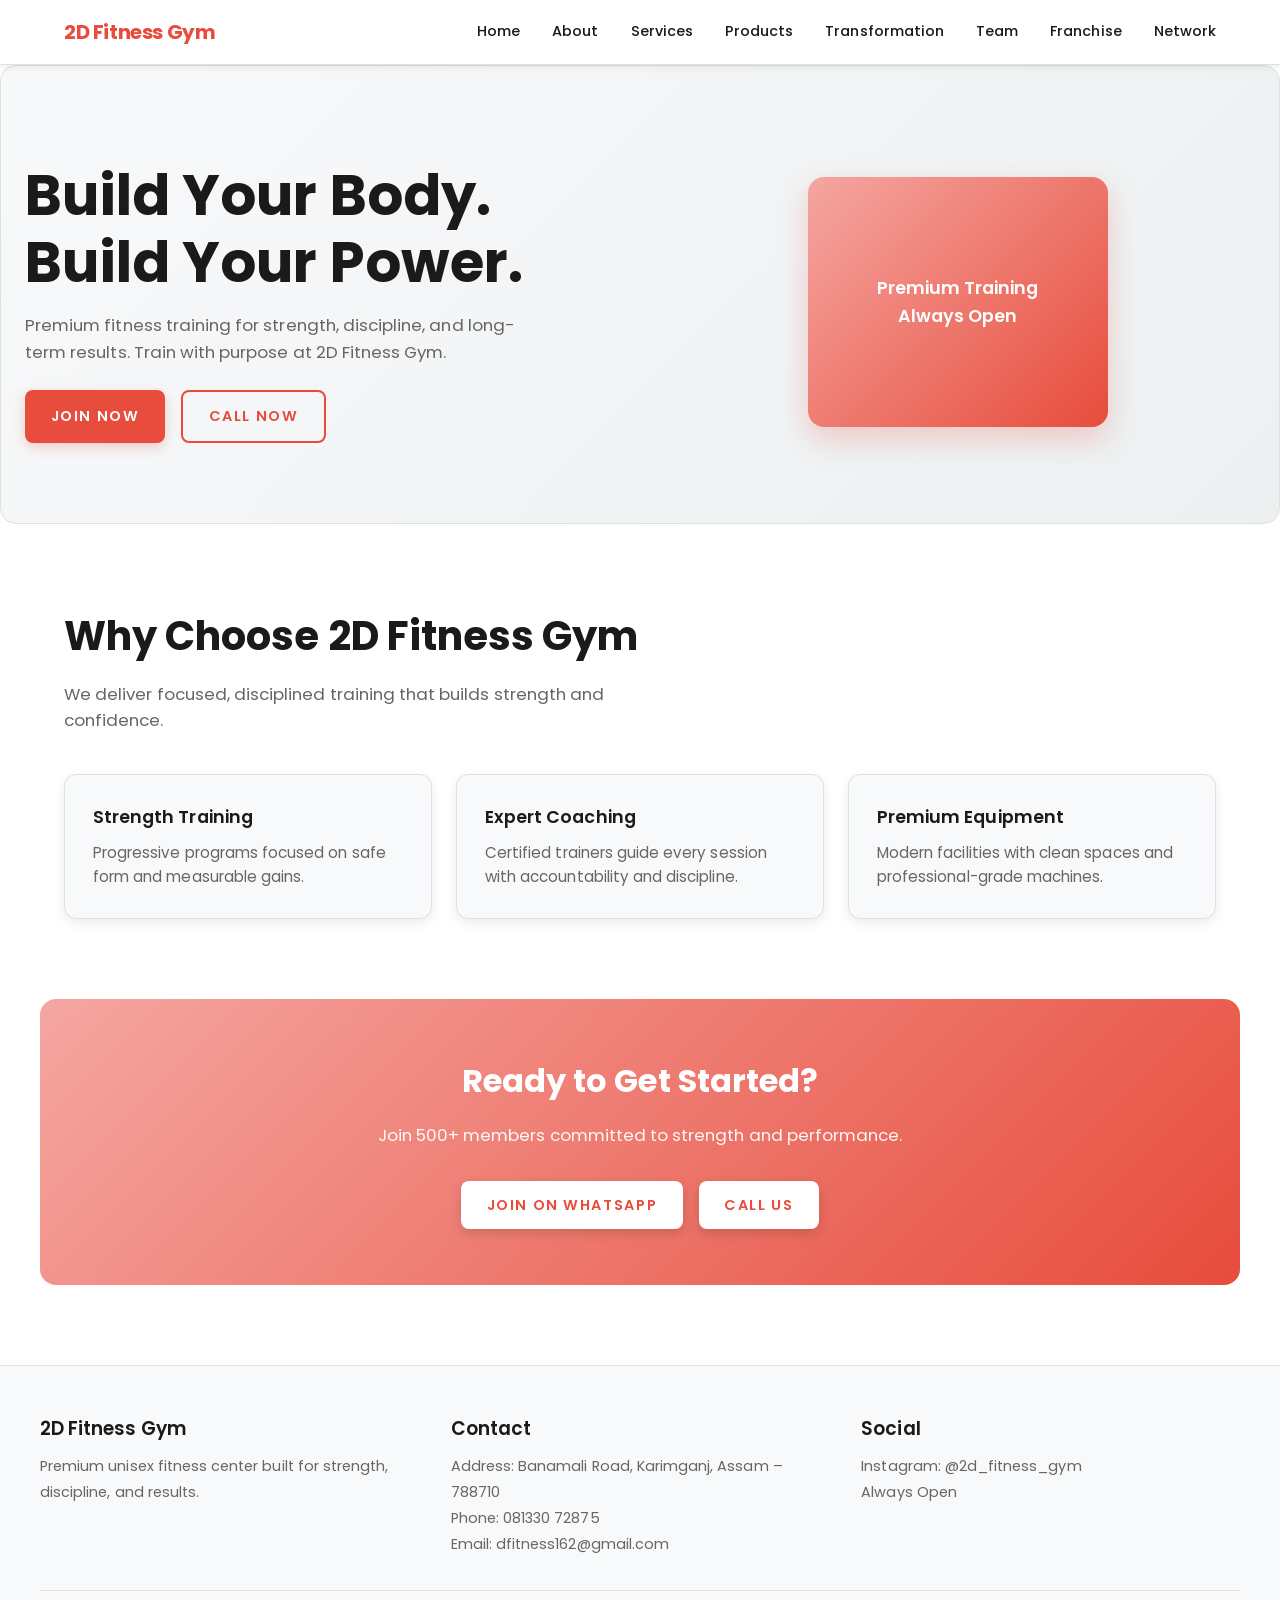
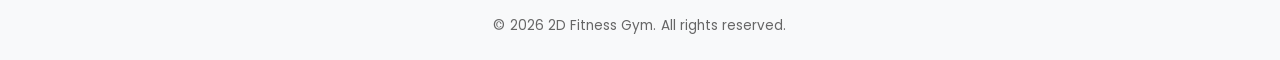
<file: index.html>
<!doctype html>
<html lang="en">
<head>
  <meta charset="utf-8">
  <meta name="viewport" content="width=device-width, initial-scale=1">
  <meta name="description" content="2D Fitness Gym - Premium unisex gym with strength training, fitness programs, and expert coaching in Karimganj, Assam.">
  <title>2D Fitness Gym | Build Your Body. Build Your Power.</title>
  <link rel="stylesheet" href="css/style.css">
</head>
<body>
  <header class="site-header">
    <nav class="nav">
      <a class="logo" href="index.html">2D Fitness Gym</a>
      <button class="nav-toggle" aria-expanded="false" aria-controls="nav-menu">Menu</button>
      <ul class="nav-menu" id="nav-menu">
        <li><a href="index.html">Home</a></li>
        <li><a href="about.html">About</a></li>
        <li><a href="services.html">Services</a></li>
        <li><a href="products.html">Products</a></li>
        <li><a href="transformation.html">Transformation</a></li>
        <li><a href="team.html">Team</a></li>
        <li><a href="franchise.html">Franchise</a></li>
        <li><a href="network.html">Network</a></li>
      </ul>
    </nav>
  </header>

  <main>
    <section class="hero" aria-labelledby="hero-title">
      <div>
        <h1 id="hero-title">Build Your Body. Build Your Power.</h1>
        <p>Premium fitness training for strength, discipline, and long-term results. Train with purpose at 2D Fitness Gym.</p>
        <div class="hero-cta">
          <a class="btn btn-primary" href="https://wa.me/918133072875" target="_blank" rel="noreferrer">Join Now</a>
          <a class="btn btn-outline" href="tel:08133072875">Call Now</a>
        </div>
      </div>
      <div class="hero-visual">
        <div class="hero-asset">Premium Training<br>Always Open</div>
      </div>
    </section>

    <section class="section">
      <div class="section-header">
        <h2>Why Choose 2D Fitness Gym</h2>
        <p>We deliver focused, disciplined training that builds strength and confidence.</p>
      </div>
      <div class="grid-3">
        <article class="card">
          <h3>Strength Training</h3>
          <p>Progressive programs focused on safe form and measurable gains.</p>
        </article>
        <article class="card">
          <h3>Expert Coaching</h3>
          <p>Certified trainers guide every session with accountability and discipline.</p>
        </article>
        <article class="card">
          <h3>Premium Equipment</h3>
          <p>Modern facilities with clean spaces and professional-grade machines.</p>
        </article>
      </div>
    </section>

    <section class="section cta-section">
      <h2>Ready to Get Started?</h2>
      <p>Join 500+ members committed to strength and performance.</p>
      <div class="cta-buttons">
        <a class="btn btn-white" href="https://wa.me/918133072875" target="_blank" rel="noreferrer">Join on WhatsApp</a>
        <a class="btn btn-white" href="tel:08133072875">Call Us</a>
      </div>
    </section>
  </main>

  <footer class="site-footer">
    <div class="footer-content">
      <div>
        <h3>2D Fitness Gym</h3>
        <p>Premium unisex fitness center built for strength, discipline, and results.</p>
      </div>
      <div>
        <h3>Contact</h3>
        <p>Address: Banamali Road, Karimganj, Assam – 788710</p>
        <p>Phone: 081330 72875</p>
        <p>Email: dfitness162@gmail.com</p>
      </div>
      <div>
        <h3>Social</h3>
        <p>Instagram: @2d_fitness_gym</p>
        <p>Always Open</p>
      </div>
    </div>
    <p class="footer-bottom">© 2026 2D Fitness Gym. All rights reserved.</p>
  </footer>

  <script src="js/main.js"></script>
</body>
</html>
</file>
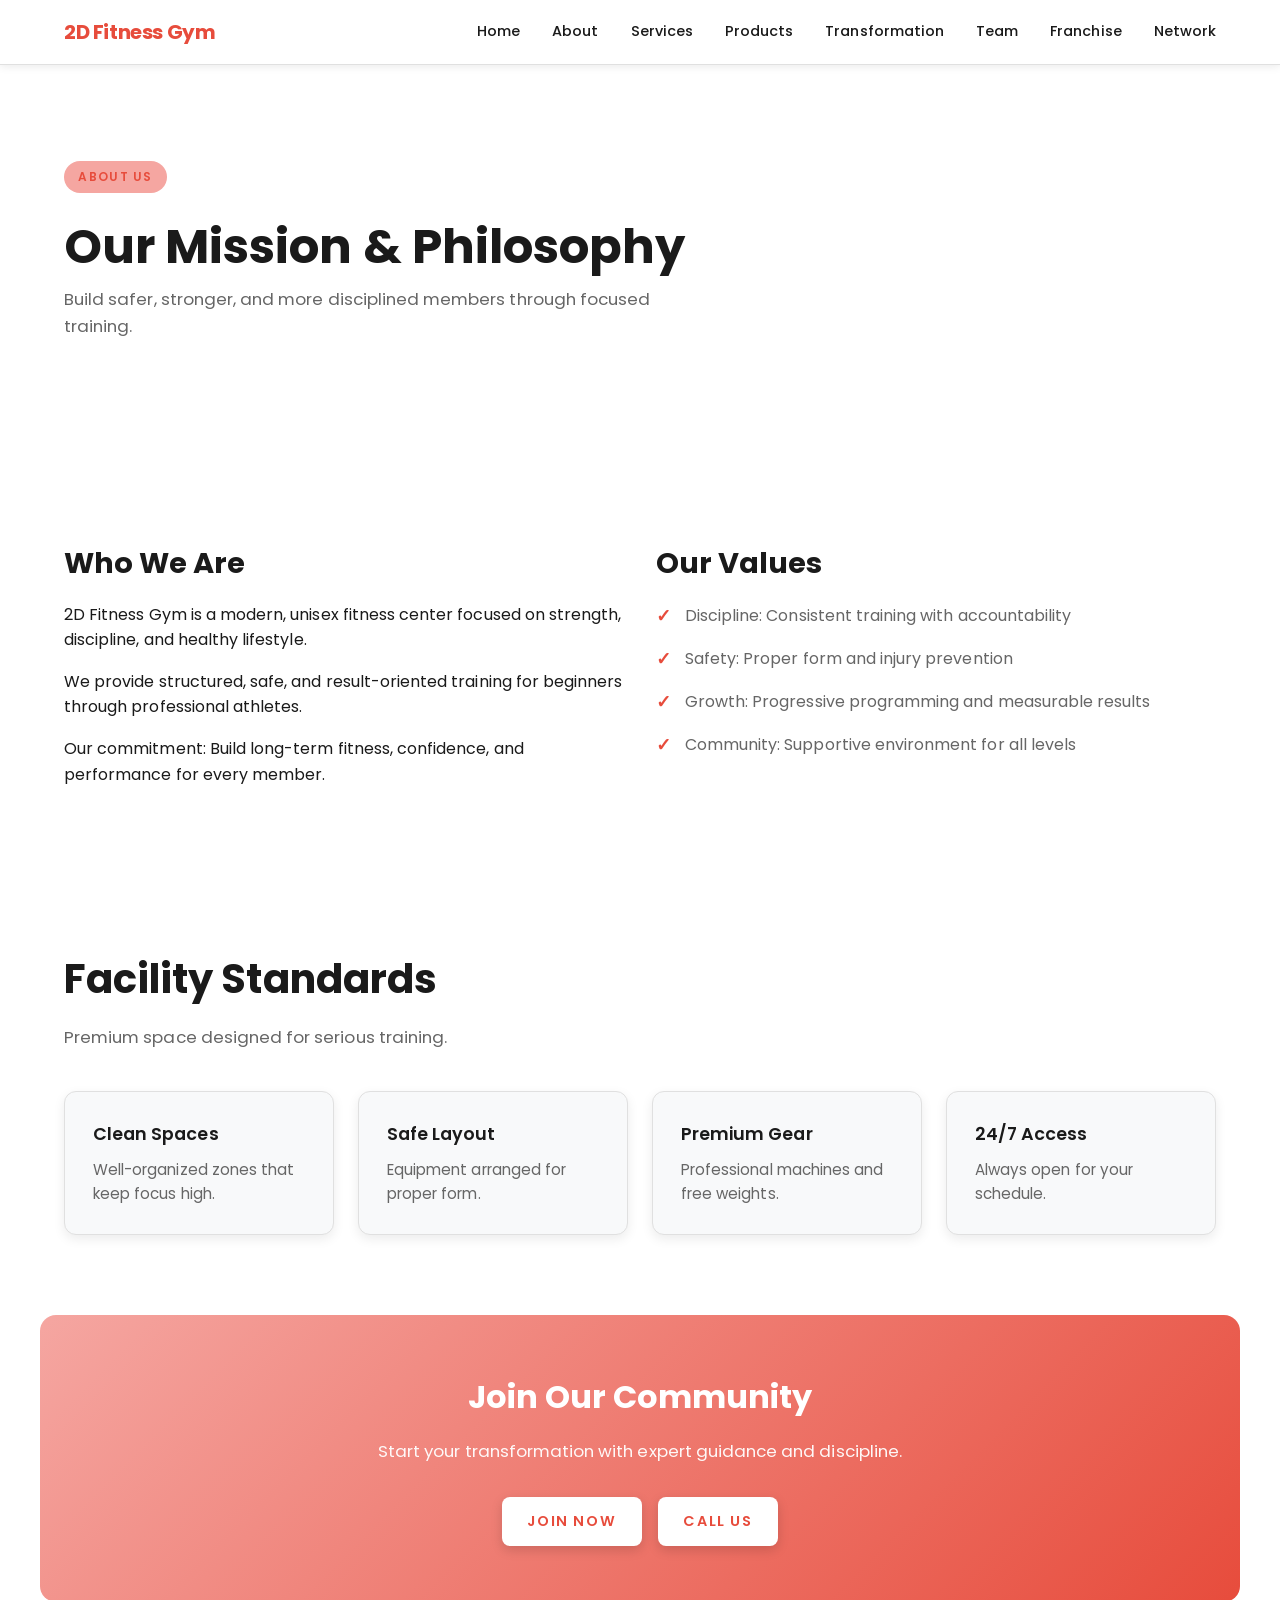
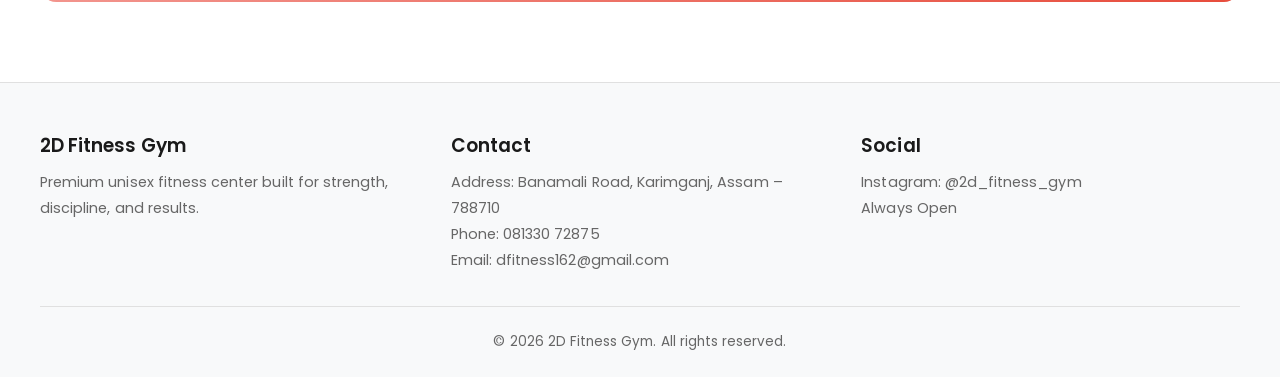
<file: about.html>
<!doctype html>
<html lang="en">
<head>
  <meta charset="utf-8">
  <meta name="viewport" content="width=device-width, initial-scale=1">
  <meta name="description" content="Learn about 2D Fitness Gym's mission, values, and commitment to fitness excellence.">
  <title>About Us | 2D Fitness Gym</title>
  <link rel="stylesheet" href="css/style.css">
</head>
<body>
  <header class="site-header">
    <nav class="nav">
      <a class="logo" href="index.html">2D Fitness Gym</a>
      <button class="nav-toggle" aria-expanded="false" aria-controls="nav-menu">Menu</button>
      <ul class="nav-menu" id="nav-menu">
        <li><a href="index.html">Home</a></li>
        <li><a href="about.html">About</a></li>
        <li><a href="services.html">Services</a></li>
        <li><a href="products.html">Products</a></li>
        <li><a href="transformation.html">Transformation</a></li>
        <li><a href="team.html">Team</a></li>
        <li><a href="franchise.html">Franchise</a></li>
        <li><a href="network.html">Network</a></li>
      </ul>
    </nav>
  </header>

  <main>
    <section class="section" style="padding-top: 6rem;">
      <div class="section-header">
        <span class="badge">About Us</span>
        <h1 style="font-size: 3rem; margin-top: 1rem;">Our Mission & Philosophy</h1>
        <p>Build safer, stronger, and more disciplined members through focused training.</p>
      </div>
    </section>

    <section class="section">
      <div class="split">
        <div>
          <h2 style="font-size: 1.8rem; margin-bottom: 1rem;">Who We Are</h2>
          <p style="margin-bottom: 1rem;">2D Fitness Gym is a modern, unisex fitness center focused on strength, discipline, and healthy lifestyle.</p>
          <p style="margin-bottom: 1rem;">We provide structured, safe, and result-oriented training for beginners through professional athletes.</p>
          <p>Our commitment: Build long-term fitness, confidence, and performance for every member.</p>
        </div>
        <div>
          <h2 style="font-size: 1.8rem; margin-bottom: 1rem;">Our Values</h2>
          <ul class="list">
            <li>Discipline: Consistent training with accountability</li>
            <li>Safety: Proper form and injury prevention</li>
            <li>Growth: Progressive programming and measurable results</li>
            <li>Community: Supportive environment for all levels</li>
          </ul>
        </div>
      </div>
    </section>

    <section class="section">
      <div class="section-header">
        <h2>Facility Standards</h2>
        <p>Premium space designed for serious training.</p>
      </div>
      <div class="grid-4">
        <div class="card">
          <h3>Clean Spaces</h3>
          <p>Well-organized zones that keep focus high.</p>
        </div>
        <div class="card">
          <h3>Safe Layout</h3>
          <p>Equipment arranged for proper form.</p>
        </div>
        <div class="card">
          <h3>Premium Gear</h3>
          <p>Professional machines and free weights.</p>
        </div>
        <div class="card">
          <h3>24/7 Access</h3>
          <p>Always open for your schedule.</p>
        </div>
      </div>
    </section>

    <section class="section cta-section">
      <h2>Join Our Community</h2>
      <p>Start your transformation with expert guidance and discipline.</p>
      <div class="cta-buttons">
        <a class="btn btn-white" href="https://wa.me/918133072875" target="_blank" rel="noreferrer">Join Now</a>
        <a class="btn btn-white" href="tel:08133072875">Call Us</a>
      </div>
    </section>
  </main>

  <footer class="site-footer">
    <div class="footer-content">
      <div>
        <h3>2D Fitness Gym</h3>
        <p>Premium unisex fitness center built for strength, discipline, and results.</p>
      </div>
      <div>
        <h3>Contact</h3>
        <p>Address: Banamali Road, Karimganj, Assam – 788710</p>
        <p>Phone: 081330 72875</p>
        <p>Email: dfitness162@gmail.com</p>
      </div>
      <div>
        <h3>Social</h3>
        <p>Instagram: @2d_fitness_gym</p>
        <p>Always Open</p>
      </div>
    </div>
    <p class="footer-bottom">© 2026 2D Fitness Gym. All rights reserved.</p>
  </footer>

  <script src="js/main.js"></script>
</body>
</html>
</file>
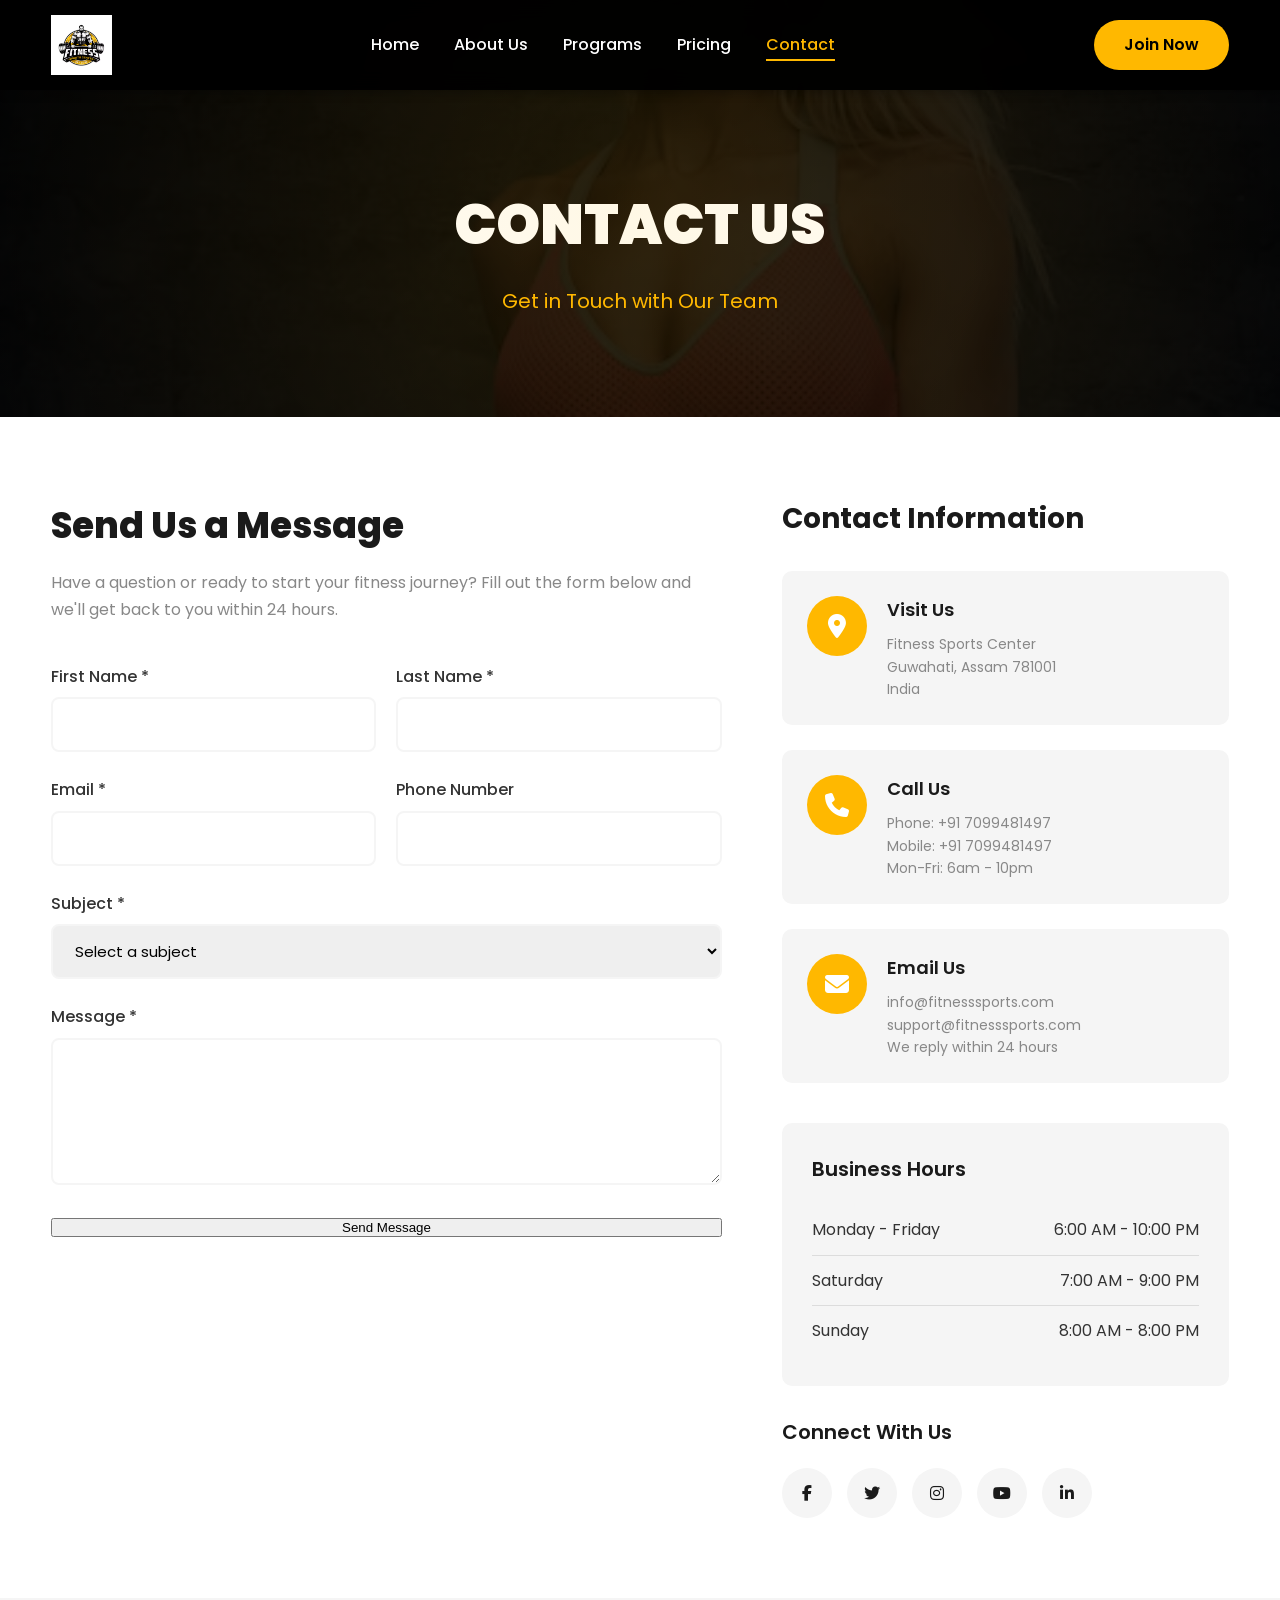
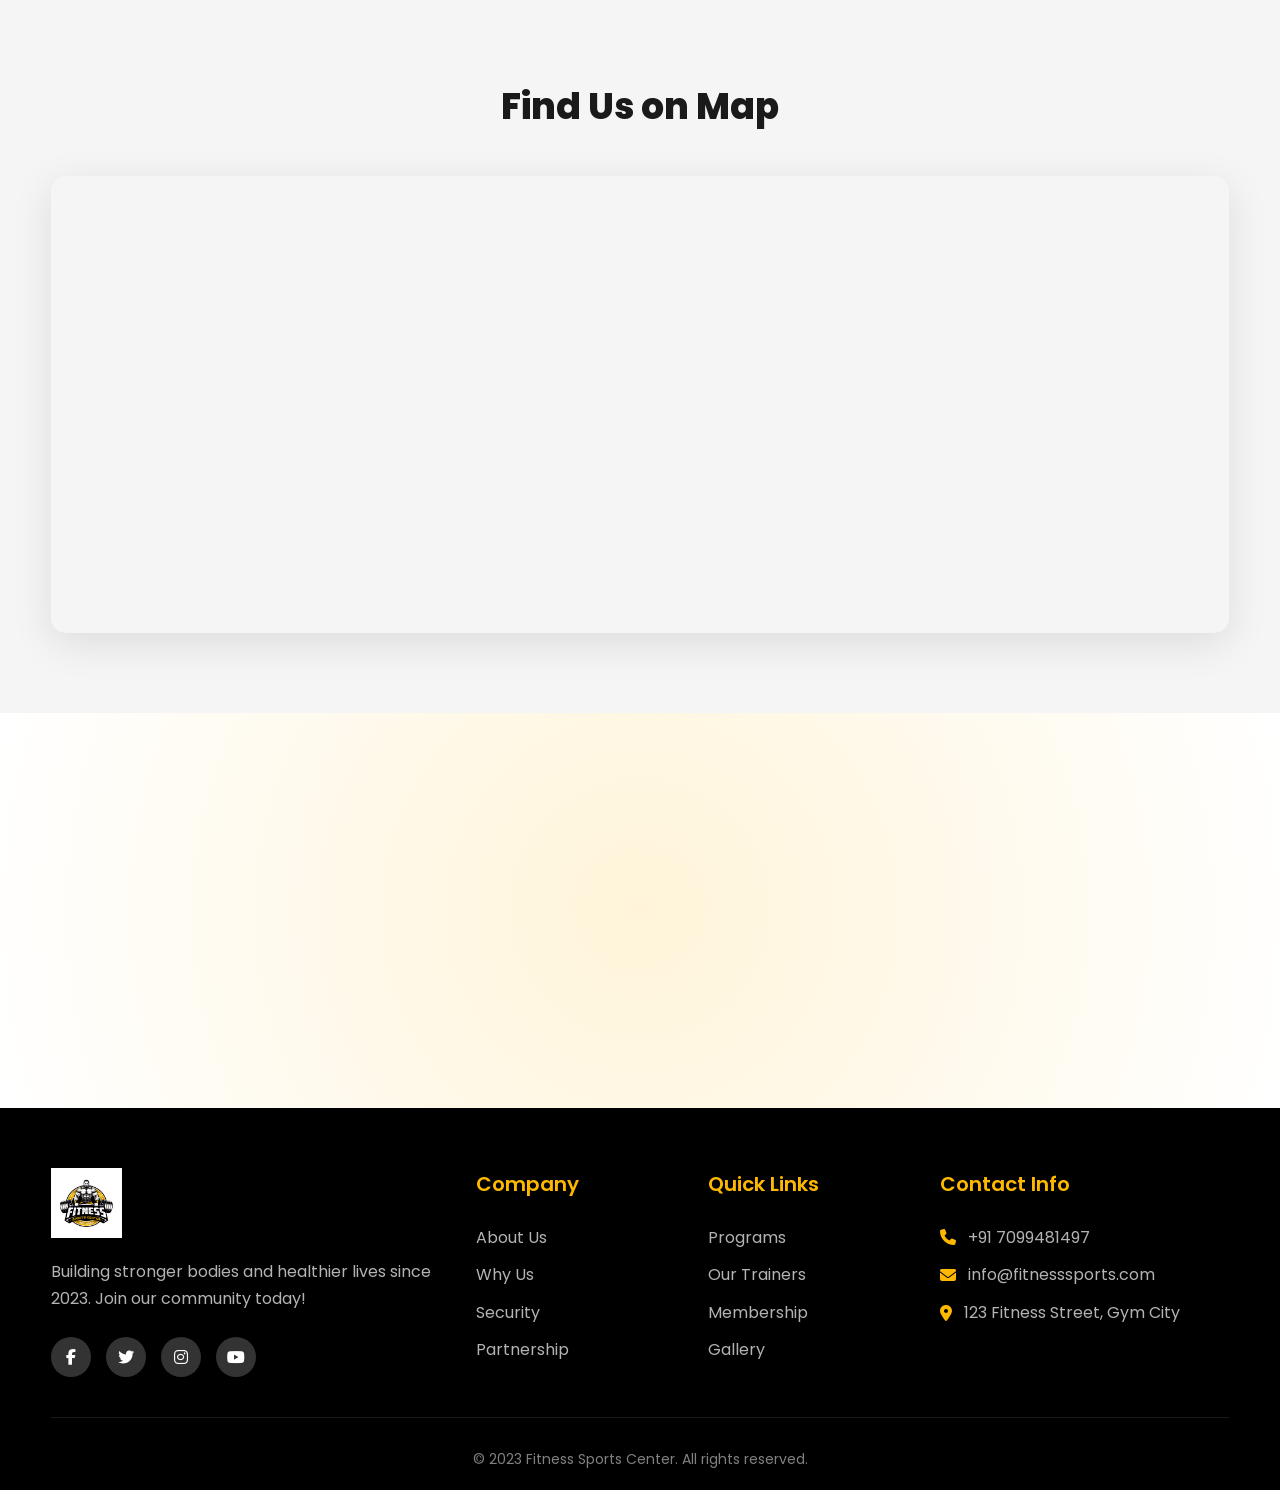
<file: contact.html>
<!DOCTYPE html>
<html lang="en">
<head>
    <meta charset="UTF-8">
    <meta name="viewport" content="width=device-width, initial-scale=1.0">
    <title>Contact Us - Fitness Sports Center | Book Free Trial | Call +91 7099481497</title>
    <meta name="description" content="Get in touch with Fitness Sports Center. Book your free trial, schedule a tour, or enquire about memberships. Call +91 7099481497 or WhatsApp us now!">
    <link rel="stylesheet" href="styles.css">
    <link rel="stylesheet" href="https://cdnjs.cloudflare.com/ajax/libs/font-awesome/6.4.0/css/all.min.css">
</head>
<body>
    <!-- Navigation -->
    <nav class="navbar">
        <div class="container">
            <div class="nav-wrapper">
                <div class="logo">
                    <img src="logo (2).png" alt="Fitness Sports Center">
                </div>
                <ul class="nav-menu">
                    <li><a href="index.html">Home</a></li>
                    <li><a href="about.html">About Us</a></li>
                    <li><a href="programs.html">Programs</a></li>
                    <li><a href="pricing.html">Pricing</a></li>
                    <li><a href="contact.html" class="active">Contact</a></li>
                </ul>
                <a href="contact.html" class="cta-btn">Join Now</a>
                <div class="hamburger">
                    <span></span>
                    <span></span>
                    <span></span>
                </div>
            </div>
        </div>
    </nav>

    <!-- Page Header -->
    <section class="page-header">
        <div class="container">
            <h1>Contact Us</h1>
            <p>Get in Touch with Our Team</p>
        </div>
    </section>

    <!-- Contact Section -->
    <section class="contact-section">
        <div class="container">
            <div class="contact-grid">
                <!-- Contact Form -->
                <div class="contact-form-wrapper">
                    <h2>Send Us a Message</h2>
                    <p>Have a question or ready to start your fitness journey? Fill out the form below and we'll get back to you within 24 hours.</p>
                    <form class="contact-form" id="contactForm">
                        <div class="form-row">
                            <div class="form-group">
                                <label for="firstName">First Name *</label>
                                <input type="text" id="firstName" name="firstName" required>
                            </div>
                            <div class="form-group">
                                <label for="lastName">Last Name *</label>
                                <input type="text" id="lastName" name="lastName" required>
                            </div>
                        </div>
                        <div class="form-row">
                            <div class="form-group">
                                <label for="email">Email *</label>
                                <input type="email" id="email" name="email" required>
                            </div>
                            <div class="form-group">
                                <label for="phone">Phone Number</label>
                                <input type="tel" id="phone" name="phone">
                            </div>
                        </div>
                        <div class="form-group">
                            <label for="subject">Subject *</label>
                            <select id="subject" name="subject" required>
                                <option value="">Select a subject</option>
                                <option value="membership">Membership Inquiry</option>
                                <option value="training">Personal Training</option>
                                <option value="programs">Program Information</option>
                                <option value="tour">Schedule a Tour</option>
                                <option value="other">Other</option>
                            </select>
                        </div>
                        <div class="form-group">
                            <label for="message">Message *</label>
                            <textarea id="message" name="message" rows="5" required></textarea>
                        </div>
                        <button type="submit" class="btn btn-primary">Send Message</button>
                    </form>
                </div>

                <!-- Contact Info -->
                <div class="contact-info-wrapper">
                    <h2>Contact Information</h2>
                    <div class="contact-info-cards">
                        <div class="info-card">
                            <div class="info-icon">
                                <i class="fas fa-map-marker-alt"></i>
                            </div>
                            <div class="info-content">
                                <h3>Visit Us</h3>
                                <p>Fitness Sports Center<br>Guwahati, Assam 781001<br>India</p>
                            </div>
                        </div>
                        <div class="info-card">
                            <div class="info-icon">
                                <i class="fas fa-phone"></i>
                            </div>
                            <div class="info-content">
                                <h3>Call Us</h3>
                                <p>Phone: +91 7099481497<br>Mobile: +91 7099481497<br>Mon-Fri: 6am - 10pm</p>
                            </div>
                        </div>
                        <div class="info-card">
                            <div class="info-icon">
                                <i class="fas fa-envelope"></i>
                            </div>
                            <div class="info-content">
                                <h3>Email Us</h3>
                                <p>info@fitnesssports.com<br>support@fitnesssports.com<br>We reply within 24 hours</p>
                            </div>
                        </div>
                    </div>

                    <div class="business-hours">
                        <h3>Business Hours</h3>
                        <ul>
                            <li>
                                <span>Monday - Friday</span>
                                <span>6:00 AM - 10:00 PM</span>
                            </li>
                            <li>
                                <span>Saturday</span>
                                <span>7:00 AM - 9:00 PM</span>
                            </li>
                            <li>
                                <span>Sunday</span>
                                <span>8:00 AM - 8:00 PM</span>
                            </li>
                        </ul>
                    </div>

                    <div class="social-connect">
                        <h3>Connect With Us</h3>
                        <div class="social-links-large">
                            <a href="https://facebook.com" target="_blank" rel="noopener noreferrer"><i class="fab fa-facebook-f"></i></a>
                            <a href="https://x.com" target="_blank" rel="noopener noreferrer"><i class="fab fa-twitter"></i></a>
                            <a href="https://instagram.com" target="_blank" rel="noopener noreferrer"><i class="fab fa-instagram"></i></a>
                            <a href="https://youtube.com" target="_blank" rel="noopener noreferrer"><i class="fab fa-youtube"></i></a>
                            <a href="https://linkedin.com" target="_blank" rel="noopener noreferrer"><i class="fab fa-linkedin-in"></i></a>
                        </div>
                    </div>
                </div>
            </div>
        </div>
    </section>

    <!-- Map Section -->
    <section class="map-section">
        <div class="container">
            <h2>Find Us on Map</h2>
            <div class="map-wrapper">
                <iframe src="https://www.google.com/maps/embed?pb=!1m18!1m12!1m3!1d3022.1841532424907!2d-73.98823492428892!3d40.75797343522186!2m3!1f0!2f0!3f0!3m2!1i1024!2i768!4f13.1!3m3!1m2!1s0x89c25855c6480299%3A0x55194ec5a1ae072e!2sTimes%20Square!5e0!3m2!1sen!2sus!4v1704124800000!5m2!1sen!2sus" width="100%" height="450" style="border:0;" allowfullscreen="" loading="lazy" referrerpolicy="no-referrer-when-downgrade"></iframe>
            </div>
        </div>
    </section>

    <!-- CTA Section -->
    <section class="cta-section">
        <div class="container">
            <div class="cta-content">
                <h2>Ready to Transform Your Life?</h2>
                <p>Visit our gym for a free tour and consultation</p>
                <div class="cta-buttons">
                    <a href="pricing.html" class="btn btn-primary">View Membership Plans</a>
                    <a href="contact.html#contactForm" class="btn btn-secondary">Schedule a Tour</a>
                </div>
            </div>
        </div>
    </section>

    <!-- Footer -->
    <footer class="footer">
        <div class="container">
            <div class="footer-grid">
                <div class="footer-col">
                    <img src="logo (2).png" alt="Fitness Sports Center" class="footer-logo">
                    <p>Building stronger bodies and healthier lives since 2023. Join our community today!</p>
                    <div class="social-links">
                        <a href="https://facebook.com" target="_blank" rel="noopener noreferrer"><i class="fab fa-facebook-f"></i></a>
                        <a href="https://x.com" target="_blank" rel="noopener noreferrer"><i class="fab fa-twitter"></i></a>
                        <a href="https://instagram.com" target="_blank" rel="noopener noreferrer"><i class="fab fa-instagram"></i></a>
                        <a href="https://youtube.com" target="_blank" rel="noopener noreferrer"><i class="fab fa-youtube"></i></a>
                    </div>
                </div>
                <div class="footer-col">
                    <h3>Company</h3>
                    <ul>
                        <li><a href="about.html">About Us</a></li>
                        <li><a href="index.html#why-choose">Why Us</a></li>
                        <li><a href="contact.html">Security</a></li>
                        <li><a href="contact.html">Partnership</a></li>
                    </ul>
                </div>
                <div class="footer-col">
                    <h3>Quick Links</h3>
                    <ul>
                        <li><a href="programs.html">Programs</a></li>
                        <li><a href="about.html#team">Our Trainers</a></li>
                        <li><a href="pricing.html">Membership</a></li>
                        <li><a href="programs.html">Gallery</a></li>
                    </ul>
                </div>
                <div class="footer-col">
                    <h3>Contact Info</h3>
                    <ul class="contact-info">
                        <li><i class="fas fa-phone"></i> +91 7099481497</li>
                        <li><i class="fas fa-envelope"></i> info@fitnesssports.com</li>
                        <li><i class="fas fa-map-marker-alt"></i> 123 Fitness Street, Gym City</li>
                    </ul>
                </div>
            </div>
            <div class="footer-bottom">
                <p>&copy; 2023 Fitness Sports Center. All rights reserved.</p>
            </div>
        </div>
    </footer>

    <script src="script.js"></script>
</body>
</html>
</file>
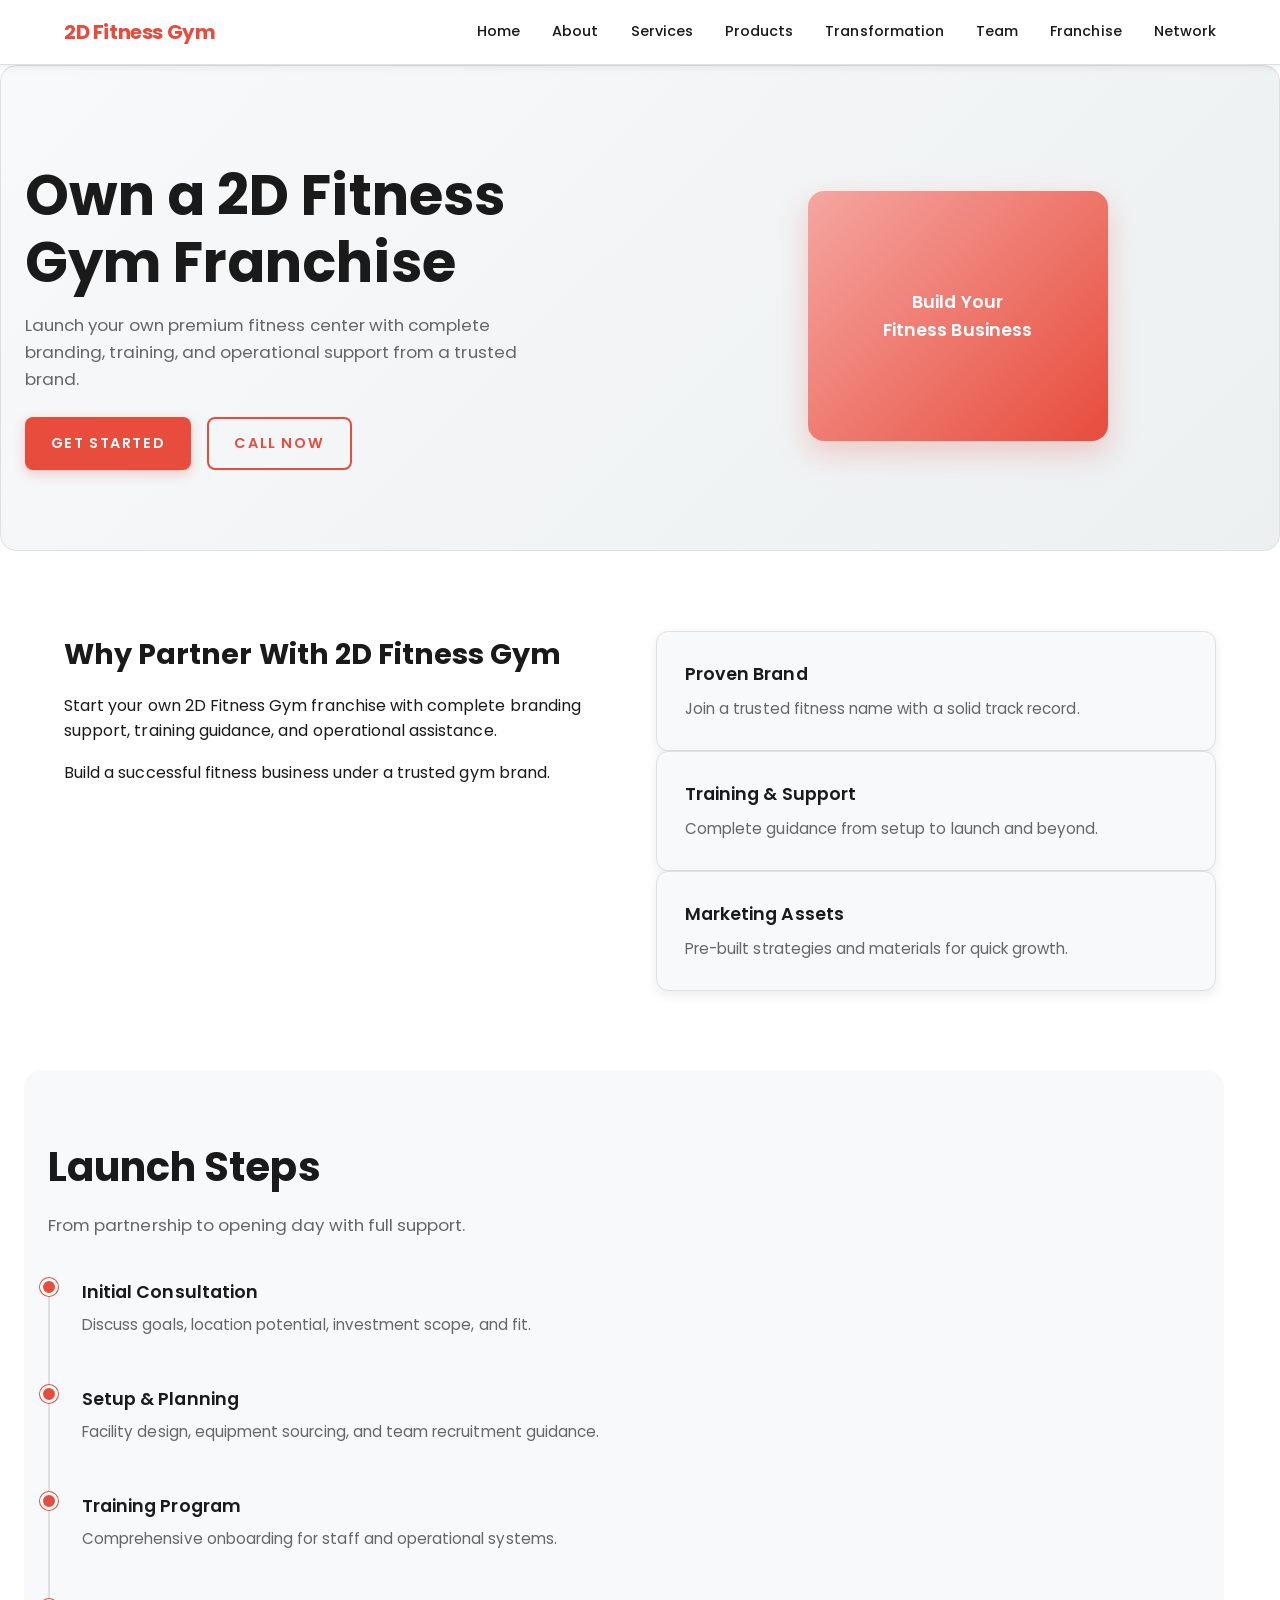
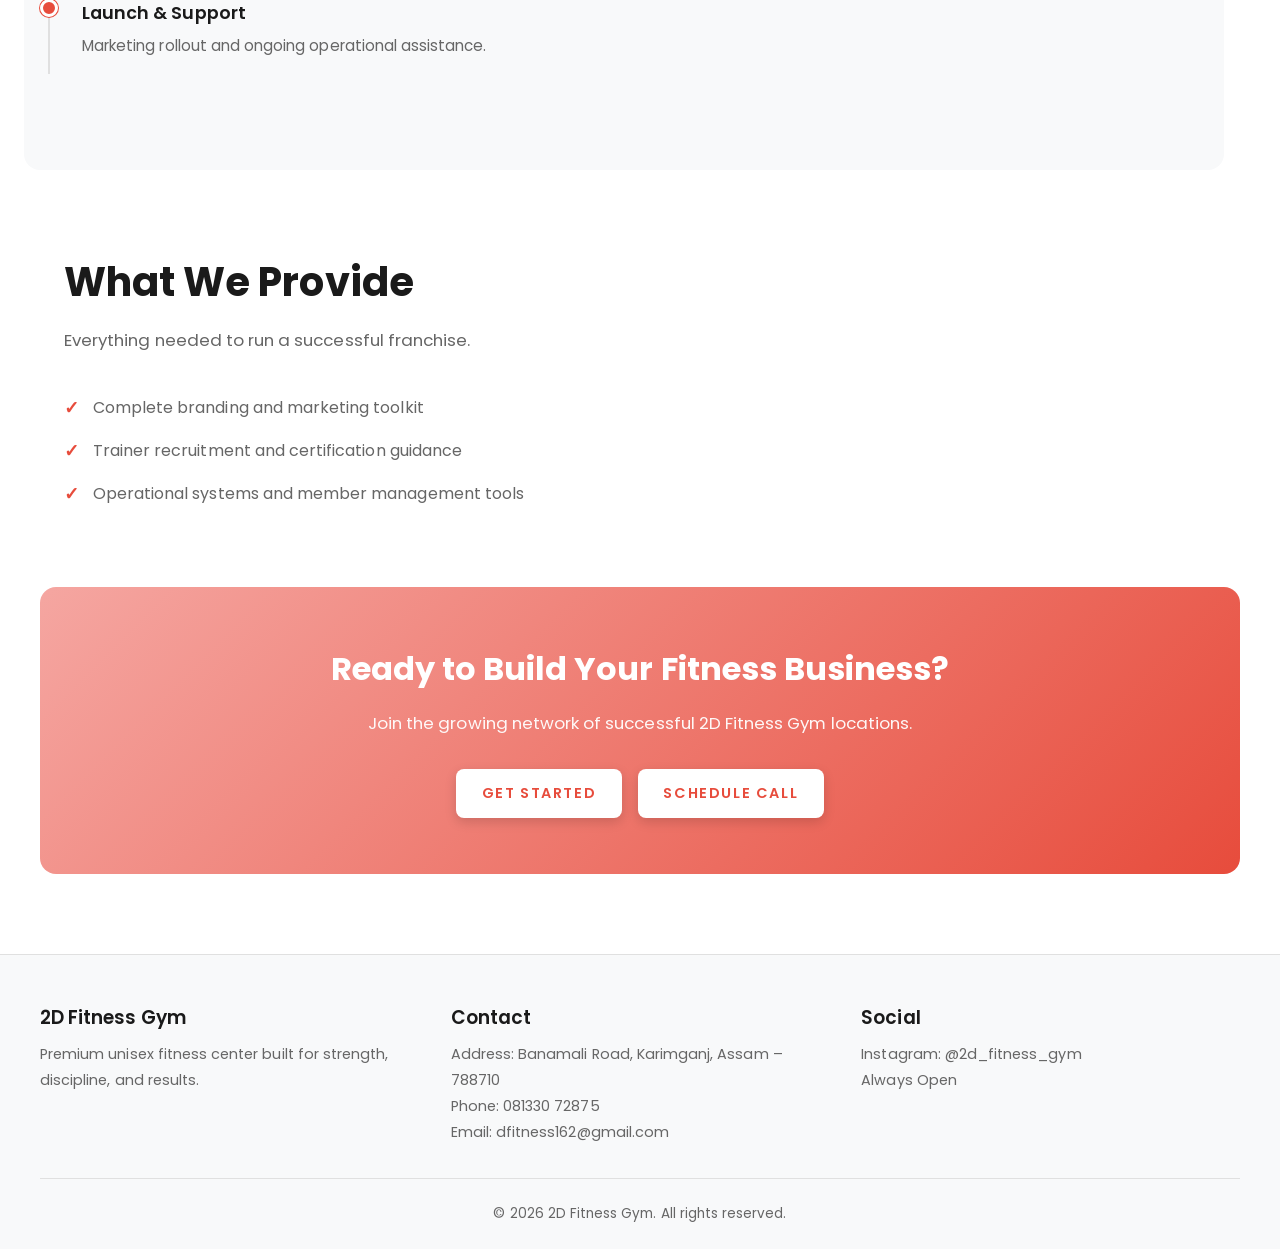
<file: franchise.html>
<!doctype html>
<html lang="en">
<head>
  <meta charset="utf-8">
  <meta name="viewport" content="width=device-width, initial-scale=1">
  <meta name="description" content="Own a 2D Fitness Gym franchise with complete branding and operational support.">
  <title>Own a Franchise | 2D Fitness Gym</title>
  <link rel="stylesheet" href="css/style.css">
</head>
<body>
  <header class="site-header">
    <nav class="nav">
      <a class="logo" href="index.html">2D Fitness Gym</a>
      <button class="nav-toggle" aria-expanded="false" aria-controls="nav-menu">Menu</button>
      <ul class="nav-menu" id="nav-menu">
        <li><a href="index.html">Home</a></li>
        <li><a href="about.html">About</a></li>
        <li><a href="services.html">Services</a></li>
        <li><a href="products.html">Products</a></li>
        <li><a href="transformation.html">Transformation</a></li>
        <li><a href="team.html">Team</a></li>
        <li><a href="franchise.html">Franchise</a></li>
        <li><a href="network.html">Network</a></li>
      </ul>
    </nav>
  </header>

  <main>
    <section class="hero" aria-labelledby="hero-title">
      <div>
        <h1 id="hero-title">Own a 2D Fitness Gym Franchise</h1>
        <p>Launch your own premium fitness center with complete branding, training, and operational support from a trusted brand.</p>
        <div class="hero-cta">
          <a class="btn btn-primary" href="https://wa.me/918133072875" target="_blank" rel="noreferrer">Get Started</a>
          <a class="btn btn-outline" href="tel:08133072875">Call Now</a>
        </div>
      </div>
      <div class="hero-visual">
        <div class="hero-asset">Build Your<br>Fitness Business</div>
      </div>
    </section>

    <section class="section">
      <div class="split">
        <div>
          <h2 style="font-size: 1.8rem; margin-bottom: 1rem;">Why Partner With 2D Fitness Gym</h2>
          <p style="margin-bottom: 1rem;">Start your own 2D Fitness Gym franchise with complete branding support, training guidance, and operational assistance.</p>
          <p>Build a successful fitness business under a trusted gym brand.</p>
        </div>
        <div>
          <div class="card">
            <h3>Proven Brand</h3>
            <p>Join a trusted fitness name with a solid track record.</p>
          </div>
          <div class="card">
            <h3>Training & Support</h3>
            <p>Complete guidance from setup to launch and beyond.</p>
          </div>
          <div class="card">
            <h3>Marketing Assets</h3>
            <p>Pre-built strategies and materials for quick growth.</p>
          </div>
        </div>
      </div>
    </section>

    <section class="section" style="background: #f8f9fa; border-radius: 16px; padding: 4rem 1.5rem; margin: 0 1.5rem;">
      <div class="section-header">
        <h2>Launch Steps</h2>
        <p>From partnership to opening day with full support.</p>
      </div>
      <div class="timeline">
        <div class="timeline-item">
          <h3>Initial Consultation</h3>
          <p>Discuss goals, location potential, investment scope, and fit.</p>
        </div>
        <div class="timeline-item">
          <h3>Setup & Planning</h3>
          <p>Facility design, equipment sourcing, and team recruitment guidance.</p>
        </div>
        <div class="timeline-item">
          <h3>Training Program</h3>
          <p>Comprehensive onboarding for staff and operational systems.</p>
        </div>
        <div class="timeline-item">
          <h3>Launch & Support</h3>
          <p>Marketing rollout and ongoing operational assistance.</p>
        </div>
      </div>
    </section>

    <section class="section">
      <div class="section-header">
        <h2>What We Provide</h2>
        <p>Everything needed to run a successful franchise.</p>
      </div>
      <ul class="list">
        <li>Complete branding and marketing toolkit</li>
        <li>Trainer recruitment and certification guidance</li>
        <li>Operational systems and member management tools</li>
      </ul>
    </section>

    <section class="section cta-section">
      <h2>Ready to Build Your Fitness Business?</h2>
      <p>Join the growing network of successful 2D Fitness Gym locations.</p>
      <div class="cta-buttons">
        <a class="btn btn-white" href="https://wa.me/918133072875" target="_blank" rel="noreferrer">Get Started</a>
        <a class="btn btn-white" href="tel:08133072875">Schedule Call</a>
      </div>
    </section>
  </main>

  <footer class="site-footer">
    <div class="footer-content">
      <div>
        <h3>2D Fitness Gym</h3>
        <p>Premium unisex fitness center built for strength, discipline, and results.</p>
      </div>
      <div>
        <h3>Contact</h3>
        <p>Address: Banamali Road, Karimganj, Assam – 788710</p>
        <p>Phone: 081330 72875</p>
        <p>Email: dfitness162@gmail.com</p>
      </div>
      <div>
        <h3>Social</h3>
        <p>Instagram: @2d_fitness_gym</p>
        <p>Always Open</p>
      </div>
    </div>
    <p class="footer-bottom">© 2026 2D Fitness Gym. All rights reserved.</p>
  </footer>

  <script src="js/main.js"></script>
</body>
</html>
</file>
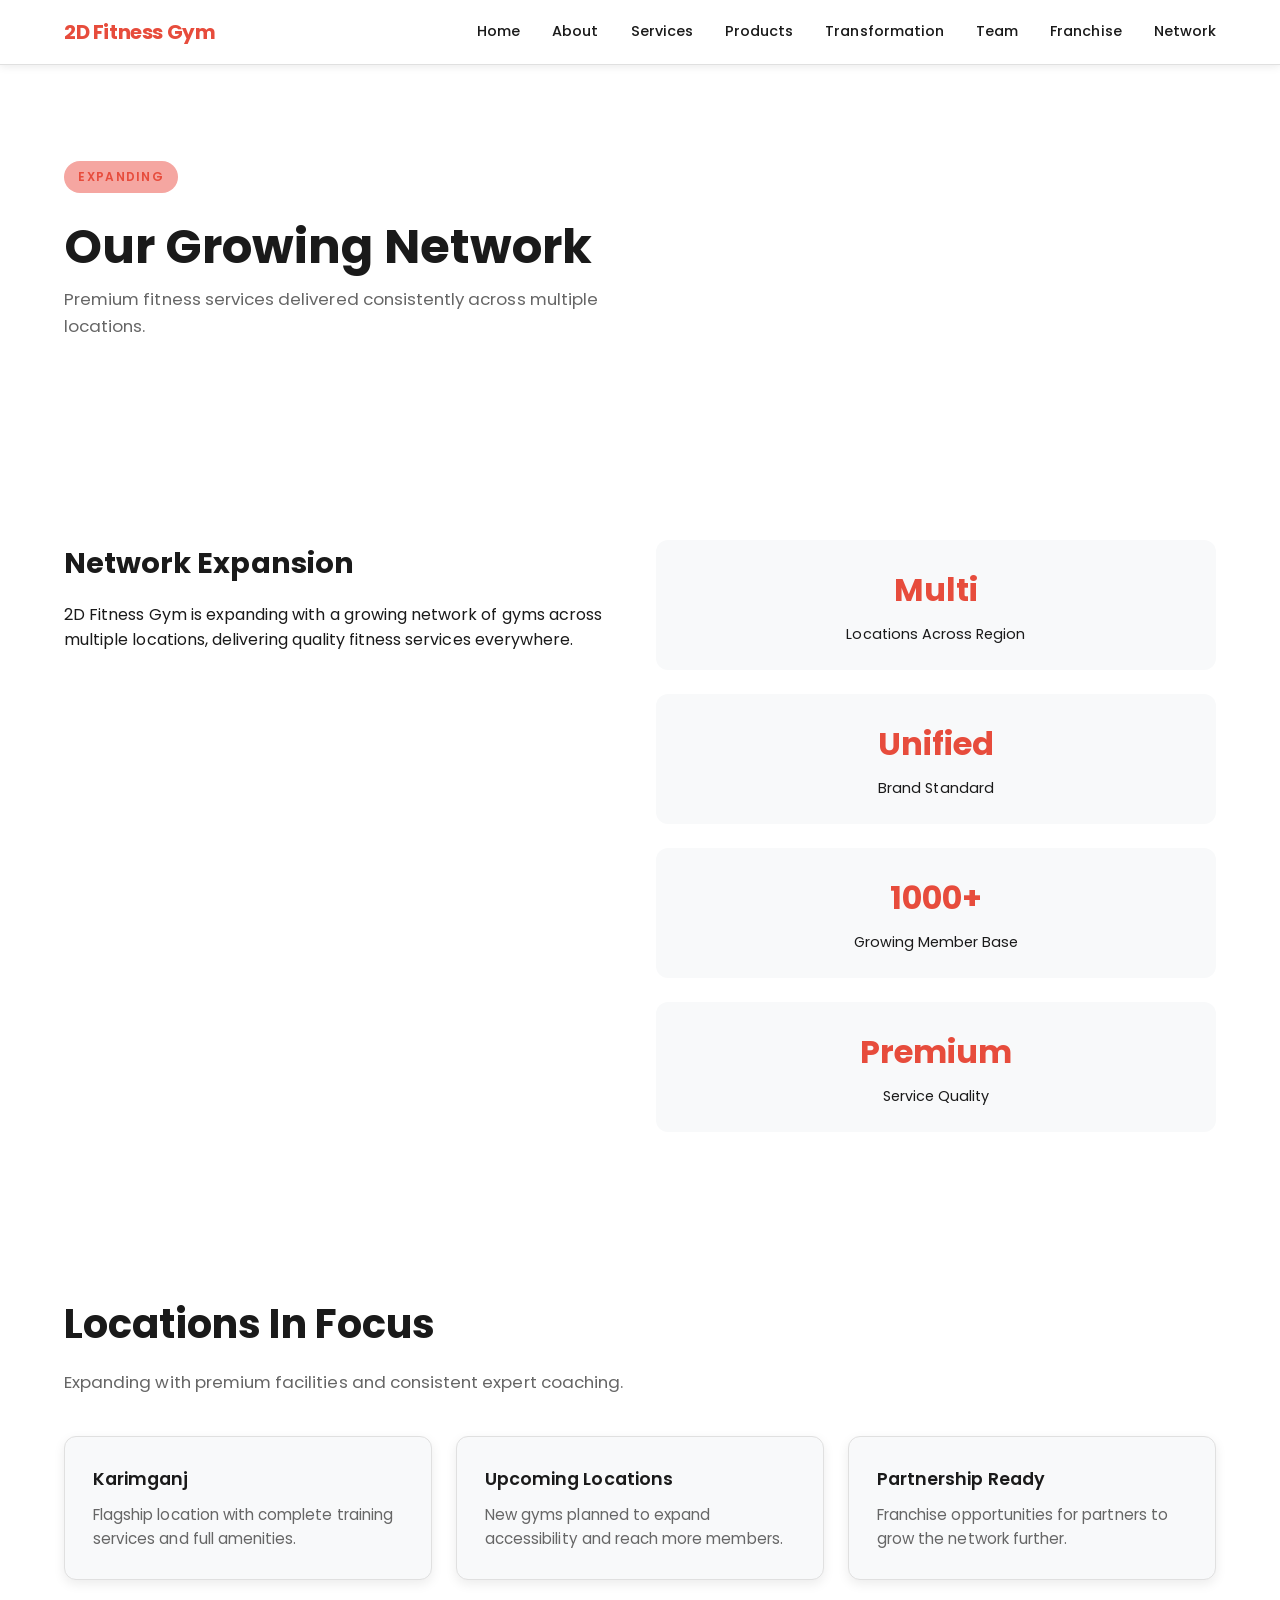
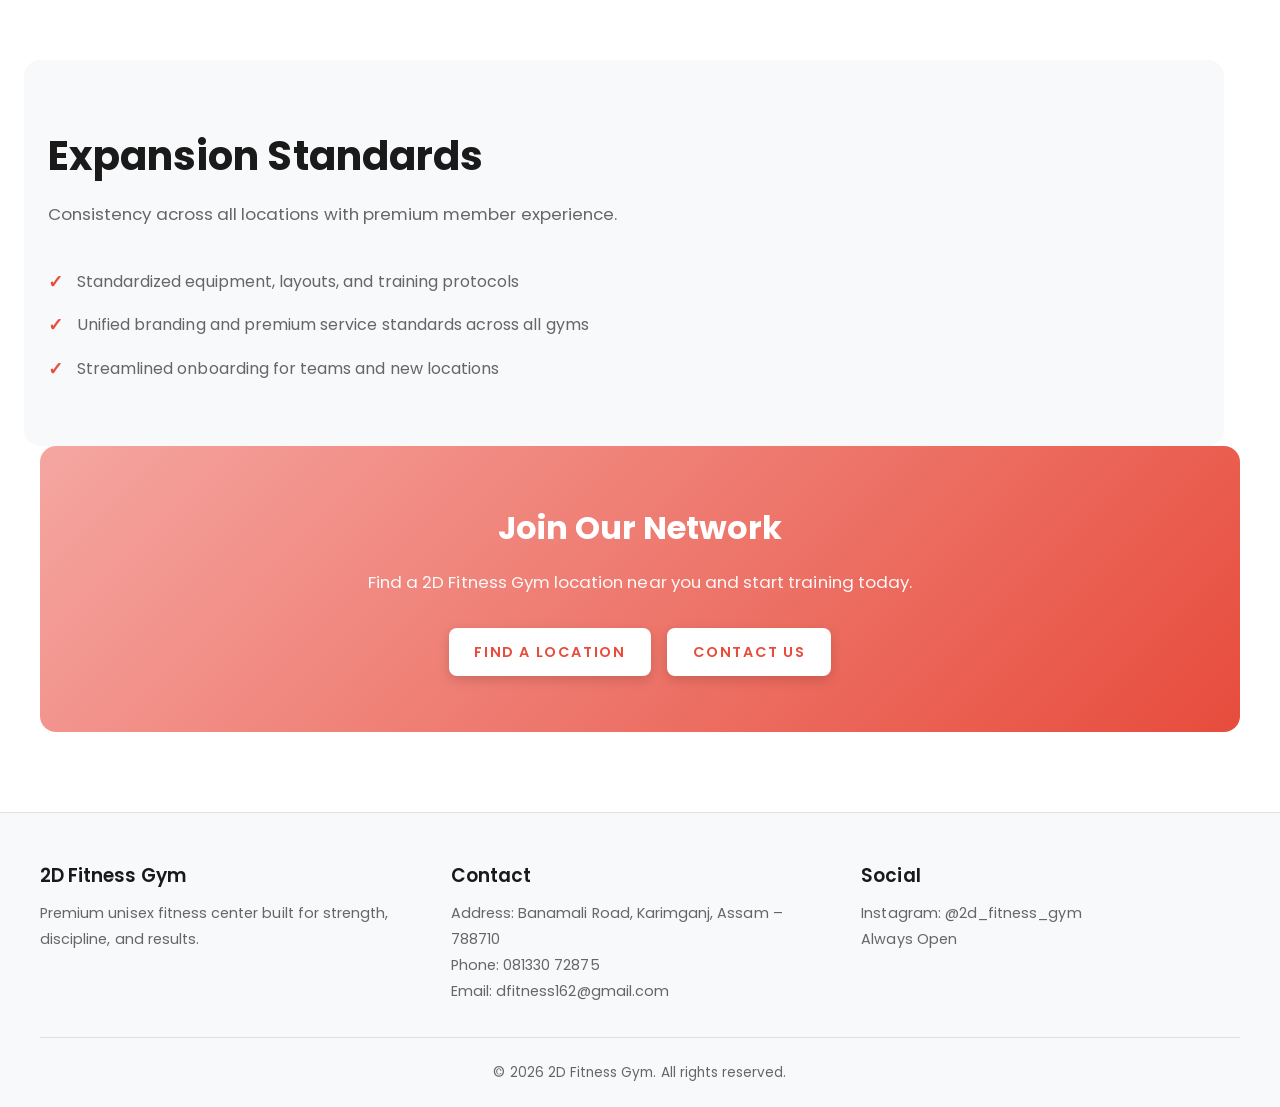
<file: network.html>
<!doctype html>
<html lang="en">
<head>
  <meta charset="utf-8">
  <meta name="viewport" content="width=device-width, initial-scale=1">
  <meta name="description" content="2D Fitness Gym network expanding across multiple locations with consistent premium services.">
  <title>Gym Network | 2D Fitness Gym</title>
  <link rel="stylesheet" href="css/style.css">
</head>
<body>
  <header class="site-header">
    <nav class="nav">
      <a class="logo" href="index.html">2D Fitness Gym</a>
      <button class="nav-toggle" aria-expanded="false" aria-controls="nav-menu">Menu</button>
      <ul class="nav-menu" id="nav-menu">
        <li><a href="index.html">Home</a></li>
        <li><a href="about.html">About</a></li>
        <li><a href="services.html">Services</a></li>
        <li><a href="products.html">Products</a></li>
        <li><a href="transformation.html">Transformation</a></li>
        <li><a href="team.html">Team</a></li>
        <li><a href="franchise.html">Franchise</a></li>
        <li><a href="network.html">Network</a></li>
      </ul>
    </nav>
  </header>

  <main>
    <section class="section" style="padding-top: 6rem;">
      <div class="section-header">
        <span class="badge">Expanding</span>
        <h1 style="font-size: 3rem; margin-top: 1rem;">Our Growing Network</h1>
        <p>Premium fitness services delivered consistently across multiple locations.</p>
      </div>
    </section>

    <section class="section">
      <div class="split">
        <div>
          <h2 style="font-size: 1.8rem; margin-bottom: 1rem;">Network Expansion</h2>
          <p>2D Fitness Gym is expanding with a growing network of gyms across multiple locations, delivering quality fitness services everywhere.</p>
        </div>
        <div class="grid-2">
          <div style="text-align: center; padding: 1.5rem; background: #f8f9fa; border-radius: 12px;">
            <div style="font-size: 2rem; font-weight: 700; color: var(--accent); margin-bottom: 0.5rem;">Multi</div>
            <p style="font-size: 0.9rem;">Locations Across Region</p>
          </div>
          <div style="text-align: center; padding: 1.5rem; background: #f8f9fa; border-radius: 12px;">
            <div style="font-size: 2rem; font-weight: 700; color: var(--accent); margin-bottom: 0.5rem;">Unified</div>
            <p style="font-size: 0.9rem;">Brand Standard</p>
          </div>
          <div style="text-align: center; padding: 1.5rem; background: #f8f9fa; border-radius: 12px;">
            <div style="font-size: 2rem; font-weight: 700; color: var(--accent); margin-bottom: 0.5rem;">1000+</div>
            <p style="font-size: 0.9rem;">Growing Member Base</p>
          </div>
          <div style="text-align: center; padding: 1.5rem; background: #f8f9fa; border-radius: 12px;">
            <div style="font-size: 2rem; font-weight: 700; color: var(--accent); margin-bottom: 0.5rem;">Premium</div>
            <p style="font-size: 0.9rem;">Service Quality</p>
          </div>
        </div>
      </div>
    </section>

    <section class="section">
      <div class="section-header">
        <h2>Locations In Focus</h2>
        <p>Expanding with premium facilities and consistent expert coaching.</p>
      </div>
      <div class="grid-3">
        <div class="card">
          <h3>Karimganj</h3>
          <p>Flagship location with complete training services and full amenities.</p>
        </div>
        <div class="card">
          <h3>Upcoming Locations</h3>
          <p>New gyms planned to expand accessibility and reach more members.</p>
        </div>
        <div class="card">
          <h3>Partnership Ready</h3>
          <p>Franchise opportunities for partners to grow the network further.</p>
        </div>
      </div>
    </section>

    <section class="section" style="background: #f8f9fa; border-radius: 16px; padding: 4rem 1.5rem; margin: 0 1.5rem;">
      <div class="section-header">
        <h2>Expansion Standards</h2>
        <p>Consistency across all locations with premium member experience.</p>
      </div>
      <ul class="list">
        <li>Standardized equipment, layouts, and training protocols</li>
        <li>Unified branding and premium service standards across all gyms</li>
        <li>Streamlined onboarding for teams and new locations</li>
      </ul>
    </section>

    <section class="section cta-section">
      <h2>Join Our Network</h2>
      <p>Find a 2D Fitness Gym location near you and start training today.</p>
      <div class="cta-buttons">
        <a class="btn btn-white" href="https://wa.me/918133072875" target="_blank" rel="noreferrer">Find a Location</a>
        <a class="btn btn-white" href="tel:08133072875">Contact Us</a>
      </div>
    </section>
  </main>

  <footer class="site-footer">
    <div class="footer-content">
      <div>
        <h3>2D Fitness Gym</h3>
        <p>Premium unisex fitness center built for strength, discipline, and results.</p>
      </div>
      <div>
        <h3>Contact</h3>
        <p>Address: Banamali Road, Karimganj, Assam – 788710</p>
        <p>Phone: 081330 72875</p>
        <p>Email: dfitness162@gmail.com</p>
      </div>
      <div>
        <h3>Social</h3>
        <p>Instagram: @2d_fitness_gym</p>
        <p>Always Open</p>
      </div>
    </div>
    <p class="footer-bottom">© 2026 2D Fitness Gym. All rights reserved.</p>
  </footer>

  <script src="js/main.js"></script>
</body>
</html>
</file>
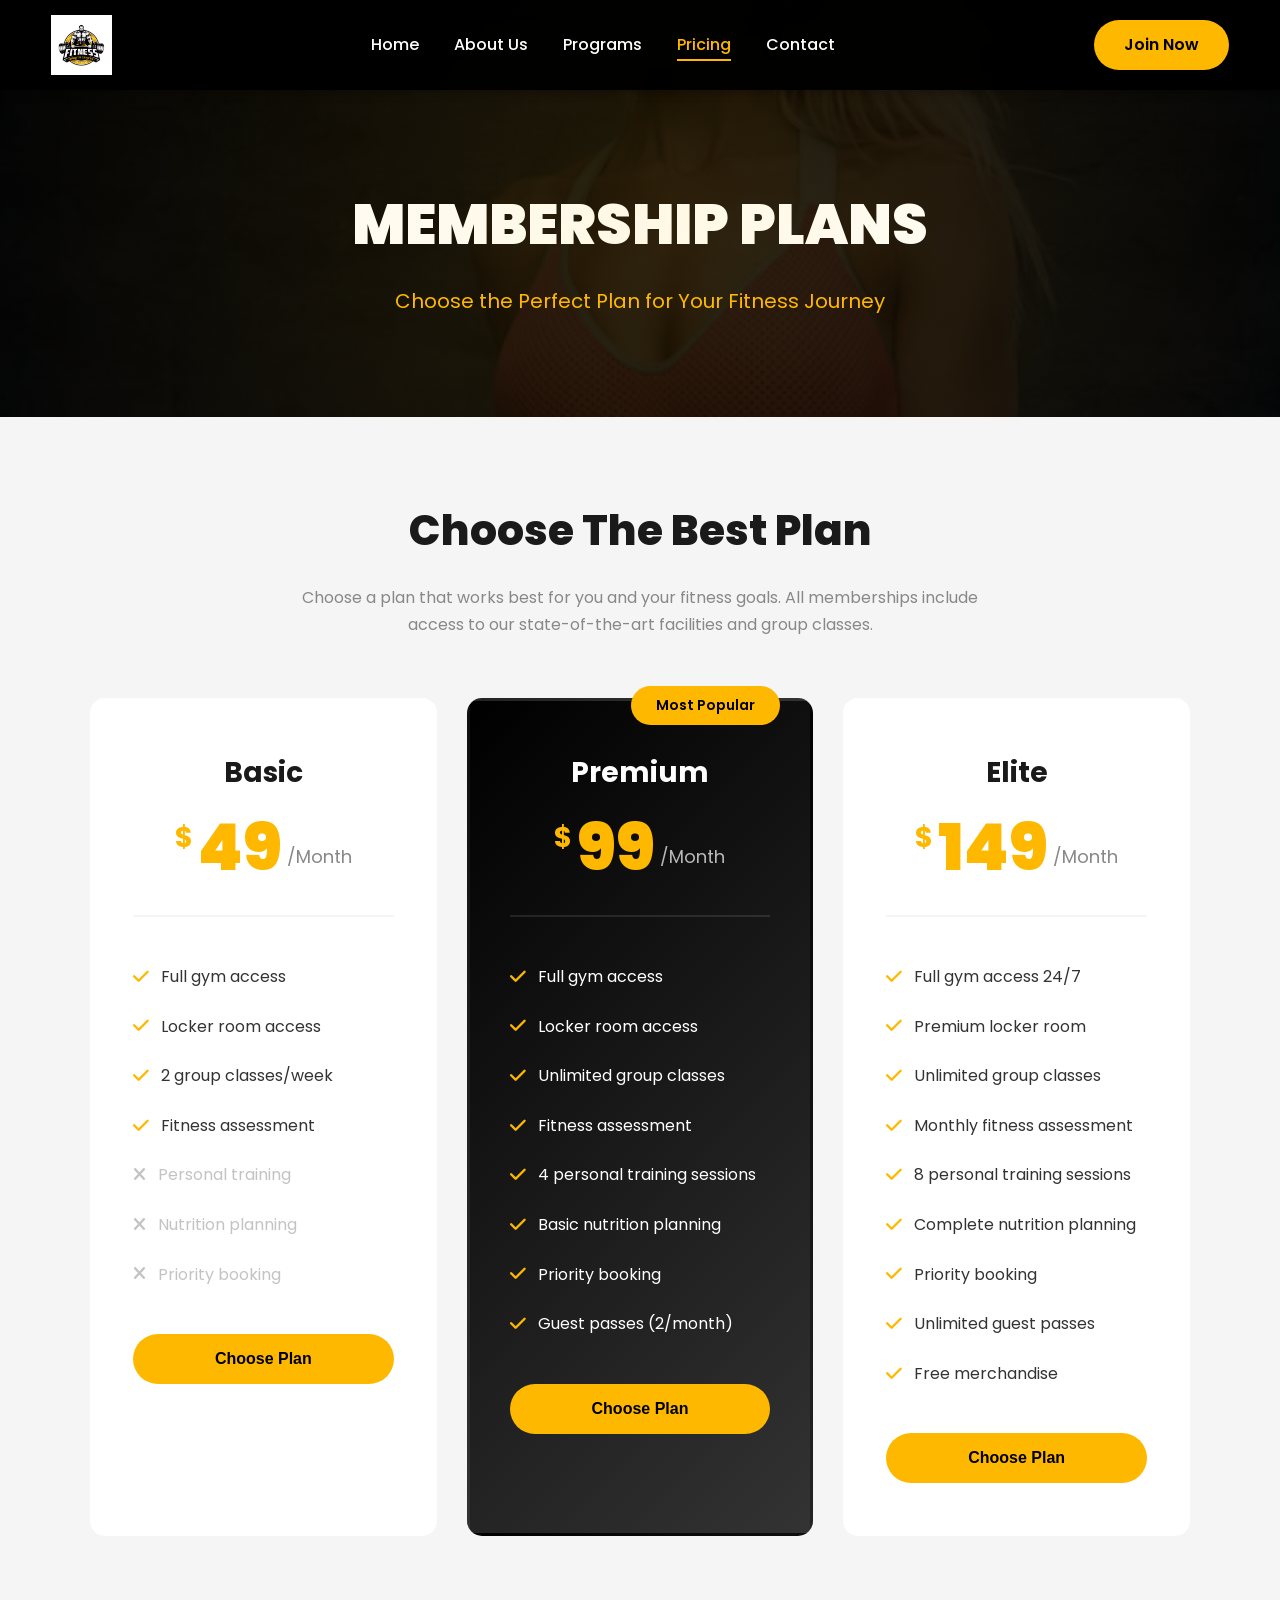
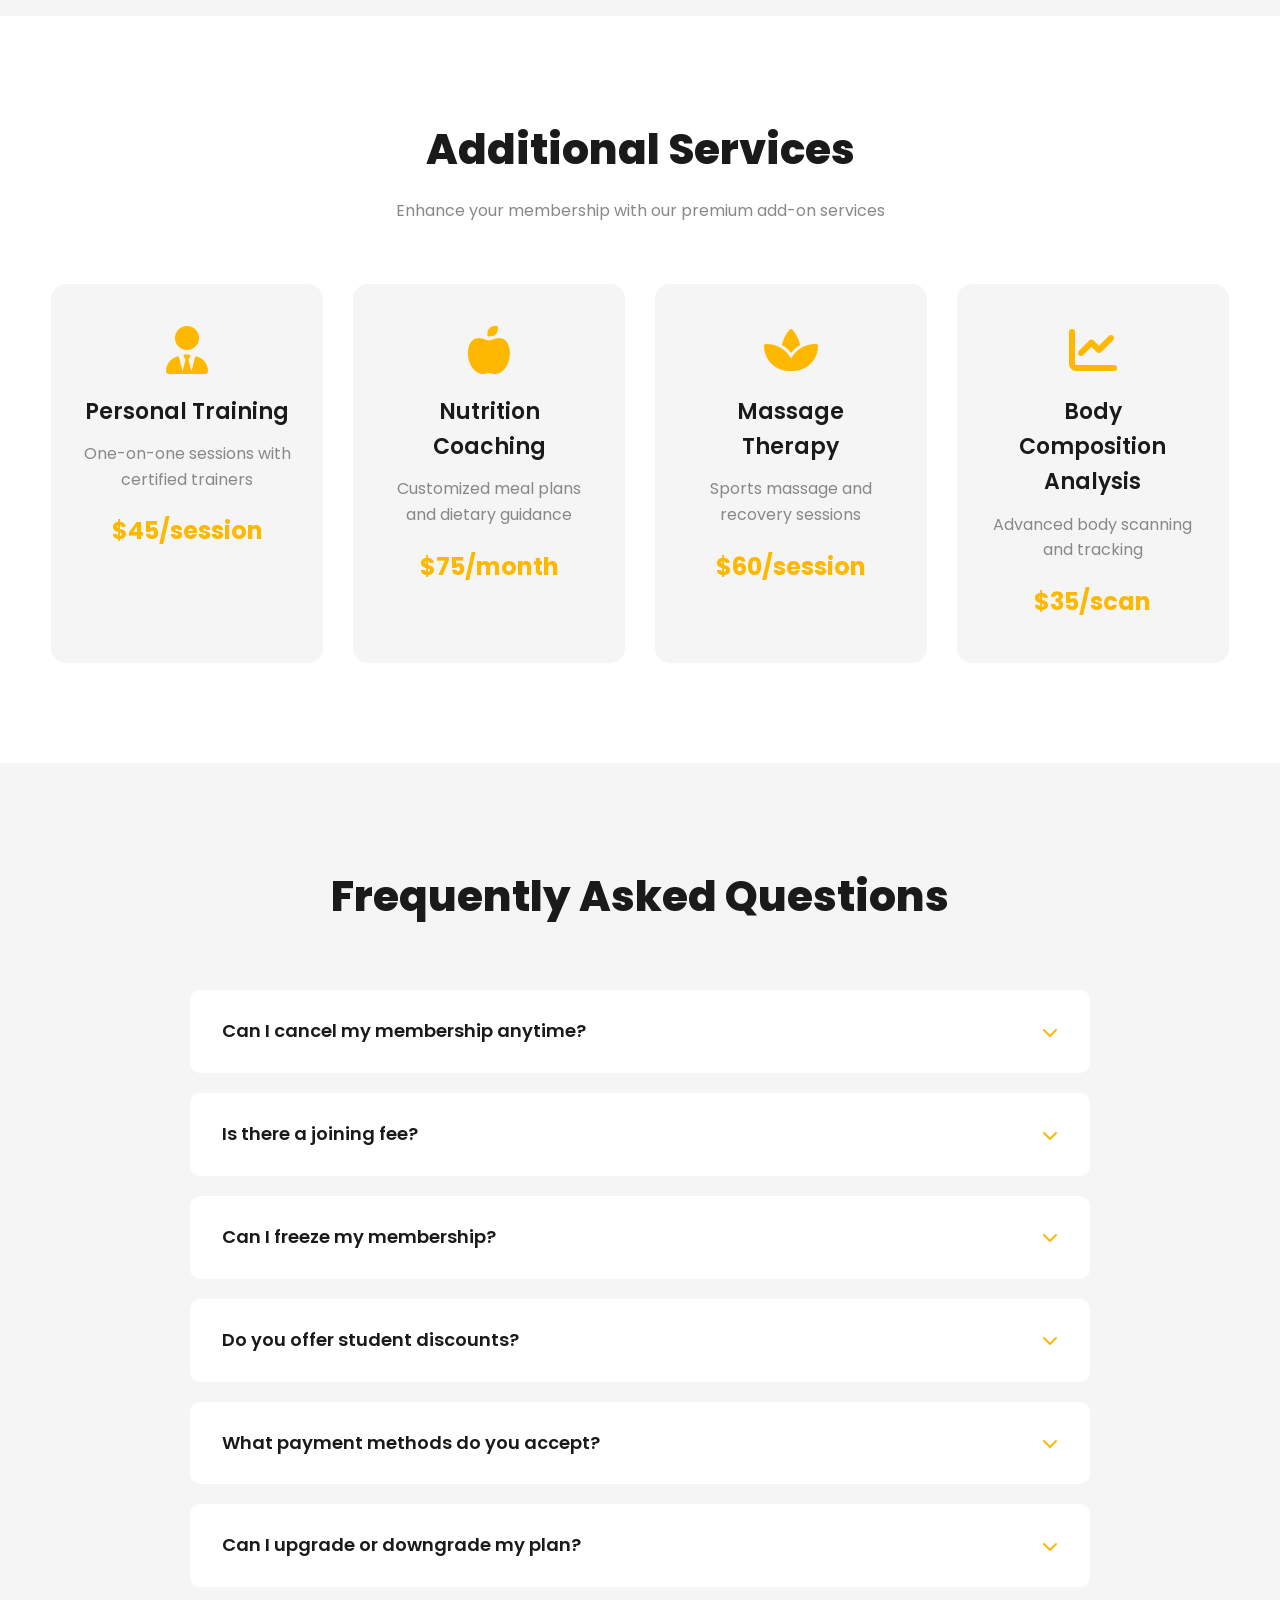
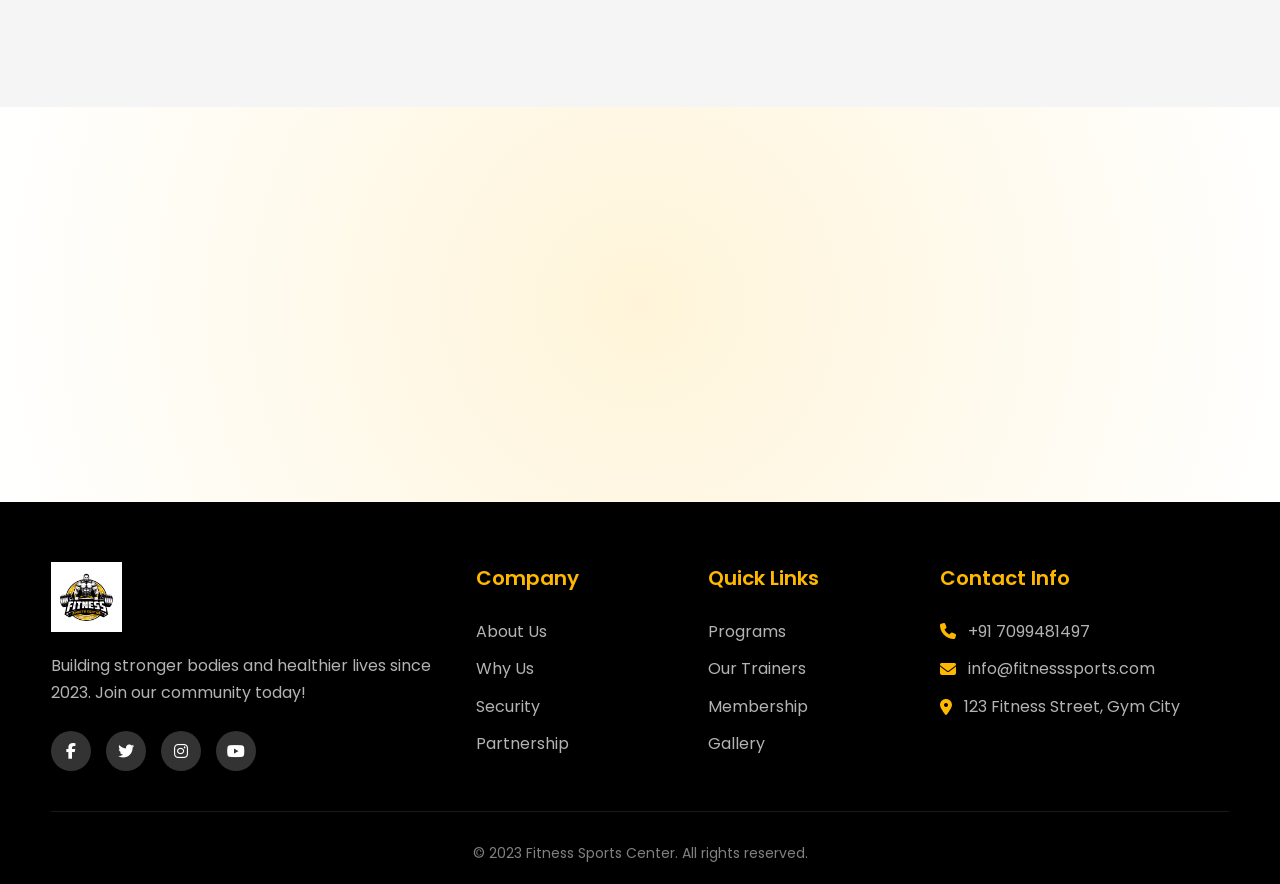
<file: pricing.html>
<!DOCTYPE html>
<html lang="en">
<head>
    <meta charset="UTF-8">
    <meta name="viewport" content="width=device-width, initial-scale=1.0">
    <title>Pricing - Fitness Sports Center | Affordable Membership Plans from $49/month</title>
    <meta name="description" content="Choose from Basic ($49), Premium ($99), or Elite ($149) membership plans. All include gym access, group classes, and personal training. Book your free trial today!">
    <link rel="stylesheet" href="styles.css">
    <link rel="stylesheet" href="https://cdnjs.cloudflare.com/ajax/libs/font-awesome/6.4.0/css/all.min.css">
</head>
<body>
    <!-- Navigation -->
    <nav class="navbar">
        <div class="container">
            <div class="nav-wrapper">
                <div class="logo">
                    <img src="logo (2).png" alt="Fitness Sports Center">
                </div>
                <ul class="nav-menu">
                    <li><a href="index.html">Home</a></li>
                    <li><a href="about.html">About Us</a></li>
                    <li><a href="programs.html">Programs</a></li>
                    <li><a href="pricing.html" class="active">Pricing</a></li>
                    <li><a href="contact.html">Contact</a></li>
                </ul>
                <a href="contact.html" class="cta-btn">Join Now</a>
                <div class="hamburger">
                    <span></span>
                    <span></span>
                    <span></span>
                </div>
            </div>
        </div>
    </nav>

    <!-- Page Header -->
    <section class="page-header">
        <div class="container">
            <h1>Membership Plans</h1>
            <p>Choose the Perfect Plan for Your Fitness Journey</p>
        </div>
    </section>

    <!-- Pricing Section -->
    <section class="pricing-section">
        <div class="container">
            <div class="pricing-intro">
                <h2>Choose The Best Plan</h2>
                <p>Choose a plan that works best for you and your fitness goals. All memberships include access to our state-of-the-art facilities and group classes.</p>
            </div>

            <div class="pricing-grid">
                <!-- Basic Plan -->
                <div class="pricing-card">
                    <div class="pricing-header">
                        <h3>Basic</h3>
                        <div class="price">
                            <span class="currency">$</span>
                            <span class="amount">49</span>
                            <span class="period">/Month</span>
                        </div>
                    </div>
                    <ul class="pricing-features">
                        <li><i class="fas fa-check"></i> Full gym access</li>
                        <li><i class="fas fa-check"></i> Locker room access</li>
                        <li><i class="fas fa-check"></i> 2 group classes/week</li>
                        <li><i class="fas fa-check"></i> Fitness assessment</li>
                        <li class="disabled"><i class="fas fa-times"></i> Personal training</li>
                        <li class="disabled"><i class="fas fa-times"></i> Nutrition planning</li>
                        <li class="disabled"><i class="fas fa-times"></i> Priority booking</li>
                    </ul>
                    <button class="pricing-btn">Choose Plan</button>
                </div>

                <!-- Premium Plan -->
                <div class="pricing-card featured">
                    <div class="popular-badge">Most Popular</div>
                    <div class="pricing-header">
                        <h3>Premium</h3>
                        <div class="price">
                            <span class="currency">$</span>
                            <span class="amount">99</span>
                            <span class="period">/Month</span>
                        </div>
                    </div>
                    <ul class="pricing-features">
                        <li><i class="fas fa-check"></i> Full gym access</li>
                        <li><i class="fas fa-check"></i> Locker room access</li>
                        <li><i class="fas fa-check"></i> Unlimited group classes</li>
                        <li><i class="fas fa-check"></i> Fitness assessment</li>
                        <li><i class="fas fa-check"></i> 4 personal training sessions</li>
                        <li><i class="fas fa-check"></i> Basic nutrition planning</li>
                        <li><i class="fas fa-check"></i> Priority booking</li>
                        <li><i class="fas fa-check"></i> Guest passes (2/month)</li>
                    </ul>
                    <button class="pricing-btn">Choose Plan</button>
                </div>

                <!-- Elite Plan -->
                <div class="pricing-card">
                    <div class="pricing-header">
                        <h3>Elite</h3>
                        <div class="price">
                            <span class="currency">$</span>
                            <span class="amount">149</span>
                            <span class="period">/Month</span>
                        </div>
                    </div>
                    <ul class="pricing-features">
                        <li><i class="fas fa-check"></i> Full gym access 24/7</li>
                        <li><i class="fas fa-check"></i> Premium locker room</li>
                        <li><i class="fas fa-check"></i> Unlimited group classes</li>
                        <li><i class="fas fa-check"></i> Monthly fitness assessment</li>
                        <li><i class="fas fa-check"></i> 8 personal training sessions</li>
                        <li><i class="fas fa-check"></i> Complete nutrition planning</li>
                        <li><i class="fas fa-check"></i> Priority booking</li>
                        <li><i class="fas fa-check"></i> Unlimited guest passes</li>
                        <li><i class="fas fa-check"></i> Free merchandise</li>
                    </ul>
                    <button class="pricing-btn">Choose Plan</button>
                </div>
            </div>
        </div>
    </section>

    <!-- Additional Services -->
    <section class="additional-services">
        <div class="container">
            <h2>Additional Services</h2>
            <p class="section-subtitle">Enhance your membership with our premium add-on services</p>
            <div class="services-grid">
                <div class="service-card">
                    <i class="fas fa-user-tie"></i>
                    <h3>Personal Training</h3>
                    <p>One-on-one sessions with certified trainers</p>
                    <div class="service-price">$45/session</div>
                </div>
                <div class="service-card">
                    <i class="fas fa-apple-alt"></i>
                    <h3>Nutrition Coaching</h3>
                    <p>Customized meal plans and dietary guidance</p>
                    <div class="service-price">$75/month</div>
                </div>
                <div class="service-card">
                    <i class="fas fa-spa"></i>
                    <h3>Massage Therapy</h3>
                    <p>Sports massage and recovery sessions</p>
                    <div class="service-price">$60/session</div>
                </div>
                <div class="service-card">
                    <i class="fas fa-chart-line"></i>
                    <h3>Body Composition Analysis</h3>
                    <p>Advanced body scanning and tracking</p>
                    <div class="service-price">$35/scan</div>
                </div>
            </div>
        </div>
    </section>

    <!-- FAQ Section -->
    <section class="faq-section">
        <div class="container">
            <h2>Frequently Asked Questions</h2>
            <div class="faq-grid">
                <div class="faq-item">
                    <div class="faq-question">
                        <h3>Can I cancel my membership anytime?</h3>
                        <i class="fas fa-chevron-down"></i>
                    </div>
                    <div class="faq-answer">
                        <p>Yes, you can cancel your membership with 30 days notice. There are no long-term contracts or hidden fees.</p>
                    </div>
                </div>
                <div class="faq-item">
                    <div class="faq-question">
                        <h3>Is there a joining fee?</h3>
                        <i class="fas fa-chevron-down"></i>
                    </div>
                    <div class="faq-answer">
                        <p>Currently, we're waiving the $50 joining fee for all new members. This is a limited-time offer!</p>
                    </div>
                </div>
                <div class="faq-item">
                    <div class="faq-question">
                        <h3>Can I freeze my membership?</h3>
                        <i class="fas fa-chevron-down"></i>
                    </div>
                    <div class="faq-answer">
                        <p>Yes, you can freeze your membership for up to 3 months per year for medical or personal reasons.</p>
                    </div>
                </div>
                <div class="faq-item">
                    <div class="faq-question">
                        <h3>Do you offer student discounts?</h3>
                        <i class="fas fa-chevron-down"></i>
                    </div>
                    <div class="faq-answer">
                        <p>Yes! Students with valid ID receive 15% off all membership plans.</p>
                    </div>
                </div>
                <div class="faq-item">
                    <div class="faq-question">
                        <h3>What payment methods do you accept?</h3>
                        <i class="fas fa-chevron-down"></i>
                    </div>
                    <div class="faq-answer">
                        <p>We accept all major credit cards, debit cards, and automatic bank transfers for your convenience.</p>
                    </div>
                </div>
                <div class="faq-item">
                    <div class="faq-question">
                        <h3>Can I upgrade or downgrade my plan?</h3>
                        <i class="fas fa-chevron-down"></i>
                    </div>
                    <div class="faq-answer">
                        <p>Absolutely! You can change your membership level at any time, effective the following billing cycle.</p>
                    </div>
                </div>
            </div>
        </div>
    </section>

    <!-- CTA Section -->
    <section class="cta-section">
        <div class="container">
            <div class="cta-content">
                <h2>Ready to Get Started?</h2>
                <p>Join Fitness Sports Center today and transform your life</p>
                <div class="cta-buttons">
                    <a href="contact.html" class="btn btn-primary">Join Now</a>
                    <a href="contact.html" class="btn btn-secondary">Schedule a Tour</a>
                </div>
            </div>
        </div>
    </section>

    <!-- Footer -->
    <footer class="footer">
        <div class="container">
            <div class="footer-grid">
                <div class="footer-col">
                    <img src="logo (2).png" alt="Fitness Sports Center" class="footer-logo">
                    <p>Building stronger bodies and healthier lives since 2023. Join our community today!</p>
                    <div class="social-links">
                        <a href="https://facebook.com" target="_blank" rel="noopener noreferrer"><i class="fab fa-facebook-f"></i></a>
                        <a href="https://x.com" target="_blank" rel="noopener noreferrer"><i class="fab fa-twitter"></i></a>
                        <a href="https://instagram.com" target="_blank" rel="noopener noreferrer"><i class="fab fa-instagram"></i></a>
                        <a href="https://youtube.com" target="_blank" rel="noopener noreferrer"><i class="fab fa-youtube"></i></a>
                    </div>
                </div>
                <div class="footer-col">
                    <h3>Company</h3>
                    <ul>
                        <li><a href="about.html">About Us</a></li>
                        <li><a href="index.html#why-choose">Why Us</a></li>
                        <li><a href="contact.html">Security</a></li>
                        <li><a href="contact.html">Partnership</a></li>
                    </ul>
                </div>
                <div class="footer-col">
                    <h3>Quick Links</h3>
                    <ul>
                        <li><a href="programs.html">Programs</a></li>
                        <li><a href="about.html#team">Our Trainers</a></li>
                        <li><a href="pricing.html">Membership</a></li>
                        <li><a href="programs.html">Gallery</a></li>
                    </ul>
                </div>
                <div class="footer-col">
                    <h3>Contact Info</h3>
                    <ul class="contact-info">
                        <li><i class="fas fa-phone"></i> +91 7099481497</li>
                        <li><i class="fas fa-envelope"></i> info@fitnesssports.com</li>
                        <li><i class="fas fa-map-marker-alt"></i> 123 Fitness Street, Gym City</li>
                    </ul>
                </div>
            </div>
            <div class="footer-bottom">
                <p>&copy; 2023 Fitness Sports Center. All rights reserved.</p>
            </div>
        </div>
    </footer>

    <script src="script.js"></script>
</body>
</html>
</file>
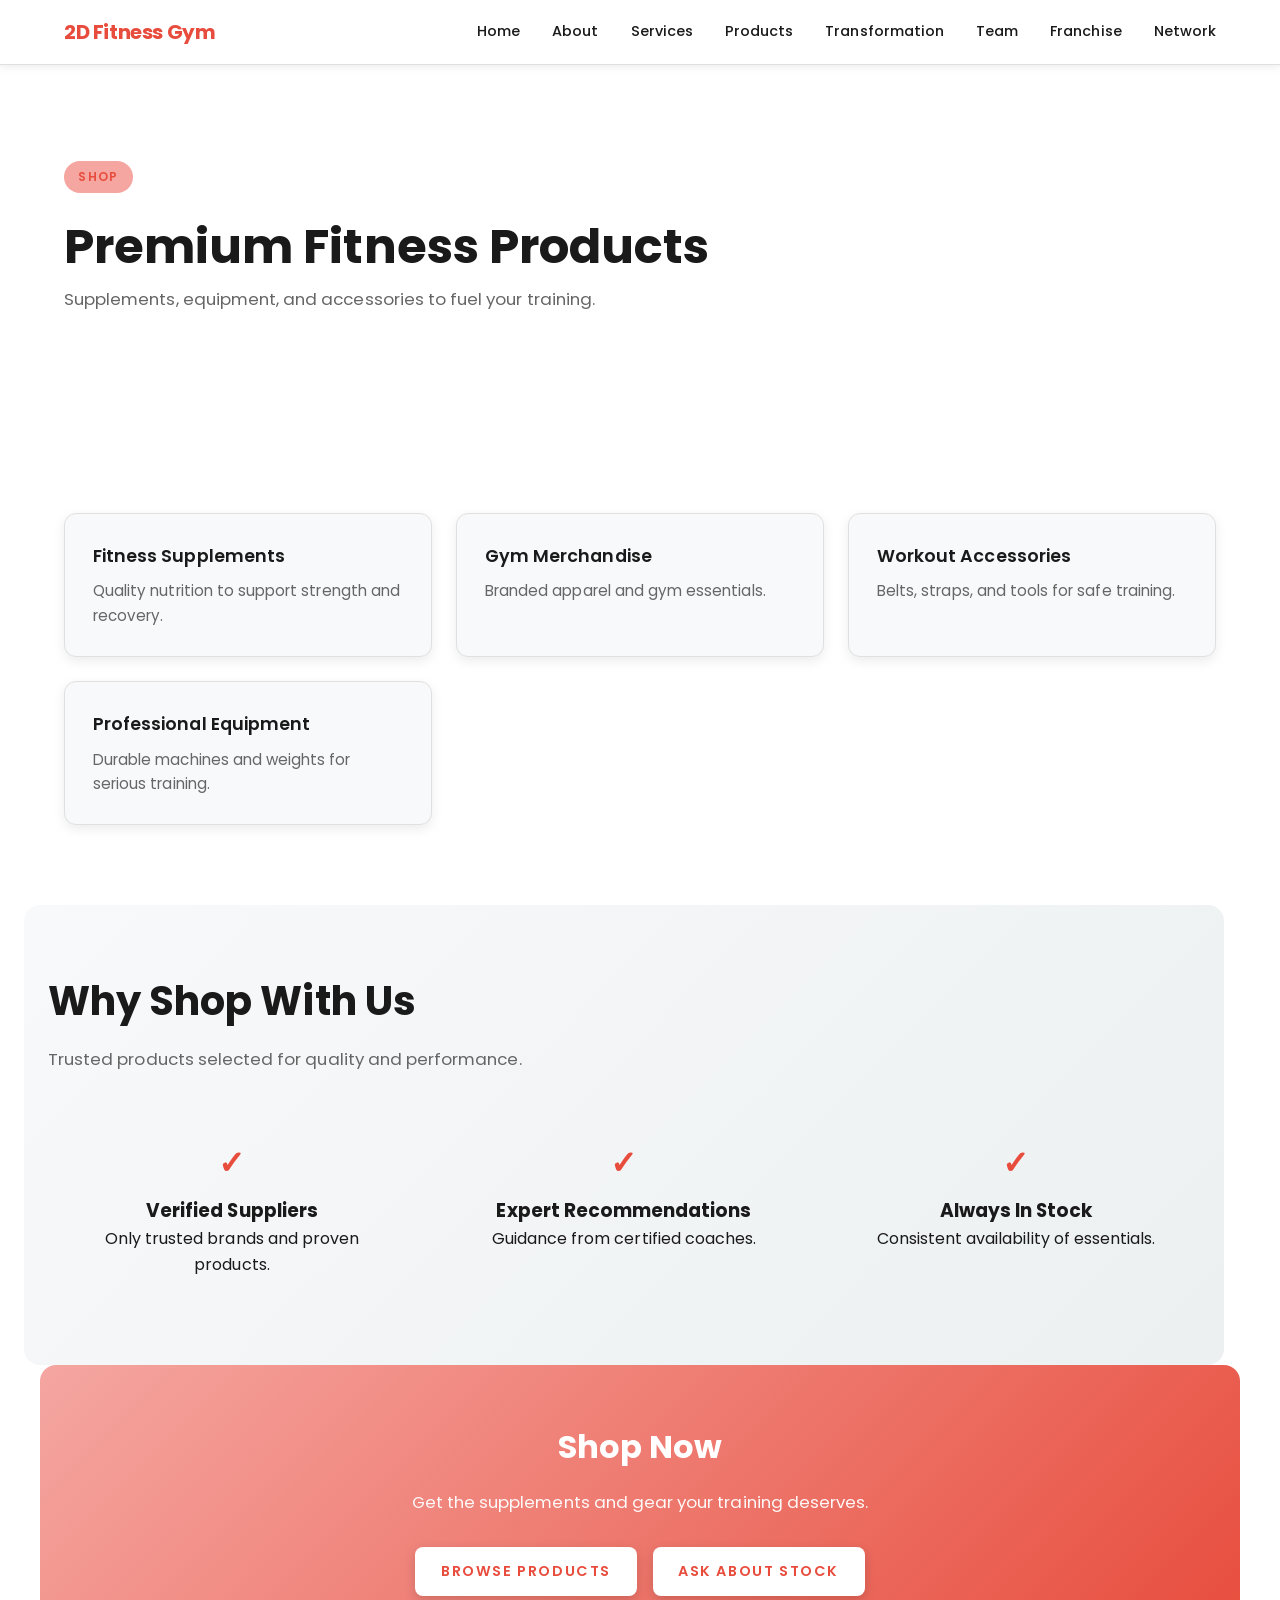
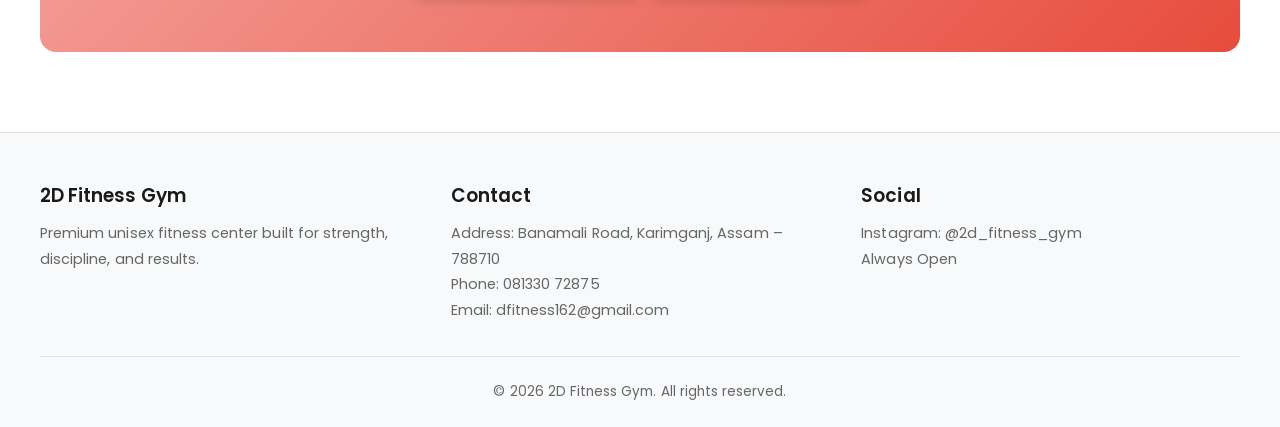
<file: products.html>
<!doctype html>
<html lang="en">
<head>
  <meta charset="utf-8">
  <meta name="viewport" content="width=device-width, initial-scale=1">
  <meta name="description" content="Shop premium fitness supplements, equipment, merchandise, and accessories at 2D Fitness Gym.">
  <title>Products | 2D Fitness Gym</title>
  <link rel="stylesheet" href="css/style.css">
</head>
<body>
  <header class="site-header">
    <nav class="nav">
      <a class="logo" href="index.html">2D Fitness Gym</a>
      <button class="nav-toggle" aria-expanded="false" aria-controls="nav-menu">Menu</button>
      <ul class="nav-menu" id="nav-menu">
        <li><a href="index.html">Home</a></li>
        <li><a href="about.html">About</a></li>
        <li><a href="services.html">Services</a></li>
        <li><a href="products.html">Products</a></li>
        <li><a href="transformation.html">Transformation</a></li>
        <li><a href="team.html">Team</a></li>
        <li><a href="franchise.html">Franchise</a></li>
        <li><a href="network.html">Network</a></li>
      </ul>
    </nav>
  </header>

  <main>
    <section class="section" style="padding-top: 6rem;">
      <div class="section-header">
        <span class="badge">Shop</span>
        <h1 style="font-size: 3rem; margin-top: 1rem;">Premium Fitness Products</h1>
        <p>Supplements, equipment, and accessories to fuel your training.</p>
      </div>
    </section>

    <section class="section">
      <div class="grid-2">
        <div class="card"><h3>Fitness Supplements</h3><p>Quality nutrition to support strength and recovery.</p></div>
        <div class="card"><h3>Gym Merchandise</h3><p>Branded apparel and gym essentials.</p></div>
        <div class="card"><h3>Workout Accessories</h3><p>Belts, straps, and tools for safe training.</p></div>
        <div class="card"><h3>Professional Equipment</h3><p>Durable machines and weights for serious training.</p></div>
      </div>
    </section>

    <section class="section" style="background: linear-gradient(135deg, #f8f9fa 0%, #ecf0f1 100%); border-radius: 16px; padding: 4rem 1.5rem; margin: 0 1.5rem;">
      <div class="section-header">
        <h2>Why Shop With Us</h2>
        <p>Trusted products selected for quality and performance.</p>
      </div>
      <div class="grid-3">
        <div style="text-align: center; padding: 1.5rem;">
          <div style="font-size: 2rem; color: var(--accent); font-weight: 700; margin-bottom: 0.5rem;">✓</div>
          <h3>Verified Suppliers</h3>
          <p>Only trusted brands and proven products.</p>
        </div>
        <div style="text-align: center; padding: 1.5rem;">
          <div style="font-size: 2rem; color: var(--accent); font-weight: 700; margin-bottom: 0.5rem;">✓</div>
          <h3>Expert Recommendations</h3>
          <p>Guidance from certified coaches.</p>
        </div>
        <div style="text-align: center; padding: 1.5rem;">
          <div style="font-size: 2rem; color: var(--accent); font-weight: 700; margin-bottom: 0.5rem;">✓</div>
          <h3>Always In Stock</h3>
          <p>Consistent availability of essentials.</p>
        </div>
      </div>
    </section>

    <section class="section cta-section">
      <h2>Shop Now</h2>
      <p>Get the supplements and gear your training deserves.</p>
      <div class="cta-buttons">
        <a class="btn btn-white" href="https://wa.me/918133072875" target="_blank" rel="noreferrer">Browse Products</a>
        <a class="btn btn-white" href="tel:08133072875">Ask About Stock</a>
      </div>
    </section>
  </main>

  <footer class="site-footer">
    <div class="footer-content">
      <div>
        <h3>2D Fitness Gym</h3>
        <p>Premium unisex fitness center built for strength, discipline, and results.</p>
      </div>
      <div>
        <h3>Contact</h3>
        <p>Address: Banamali Road, Karimganj, Assam – 788710</p>
        <p>Phone: 081330 72875</p>
        <p>Email: dfitness162@gmail.com</p>
      </div>
      <div>
        <h3>Social</h3>
        <p>Instagram: @2d_fitness_gym</p>
        <p>Always Open</p>
      </div>
    </div>
    <p class="footer-bottom">© 2026 2D Fitness Gym. All rights reserved.</p>
  </footer>

  <script src="js/main.js"></script>
</body>
</html>
</file>
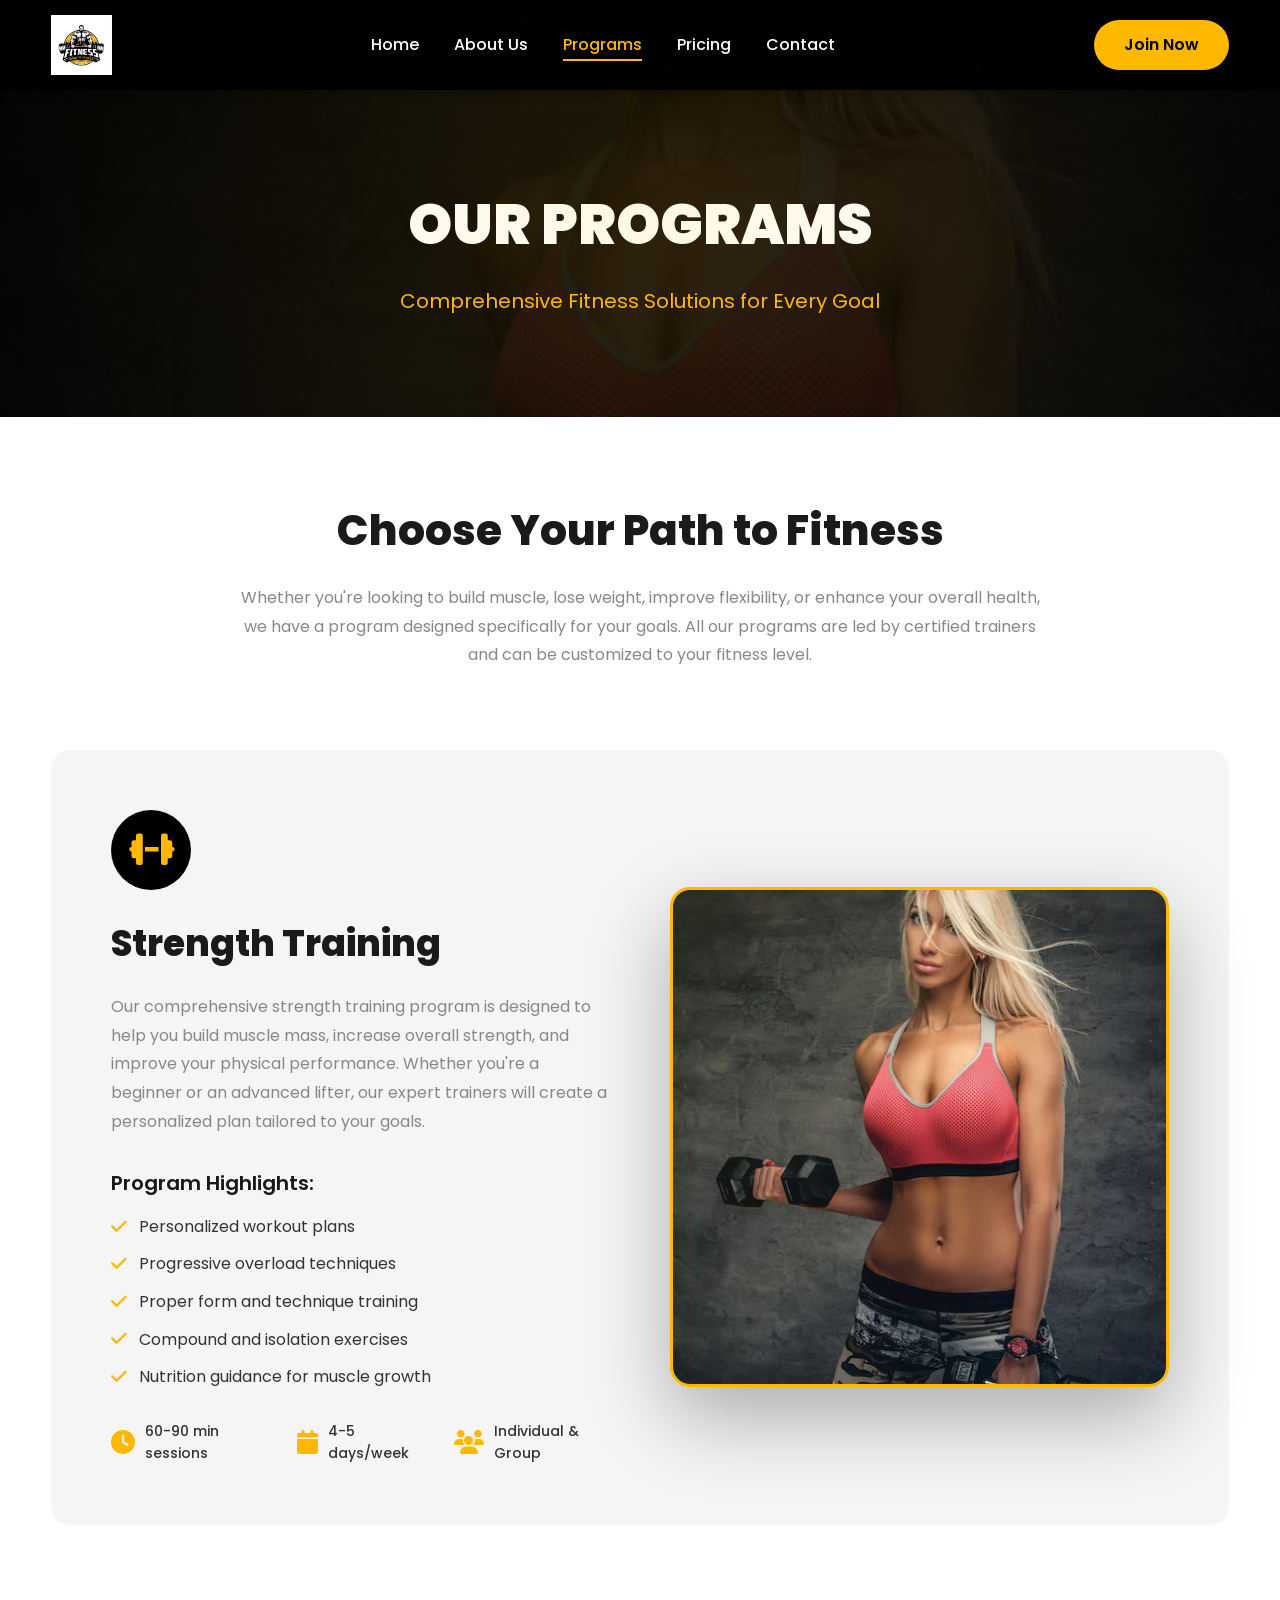
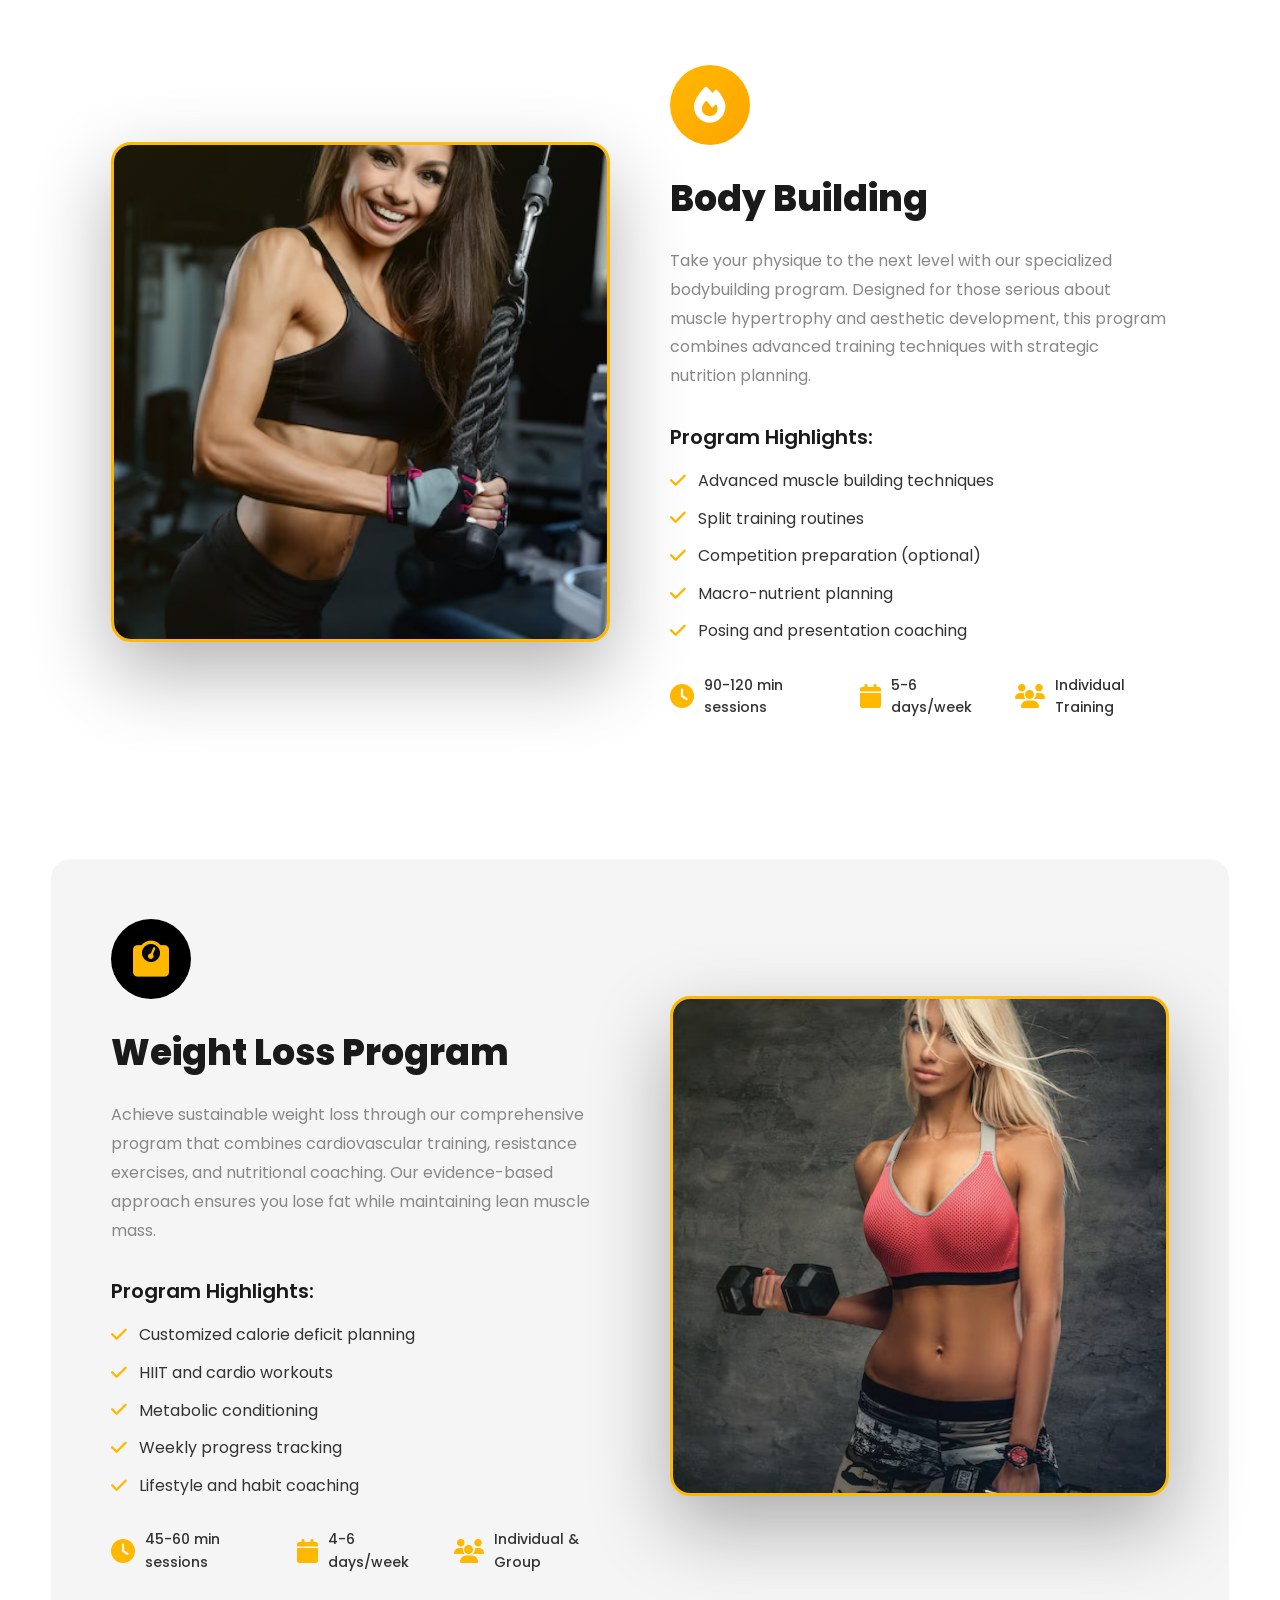
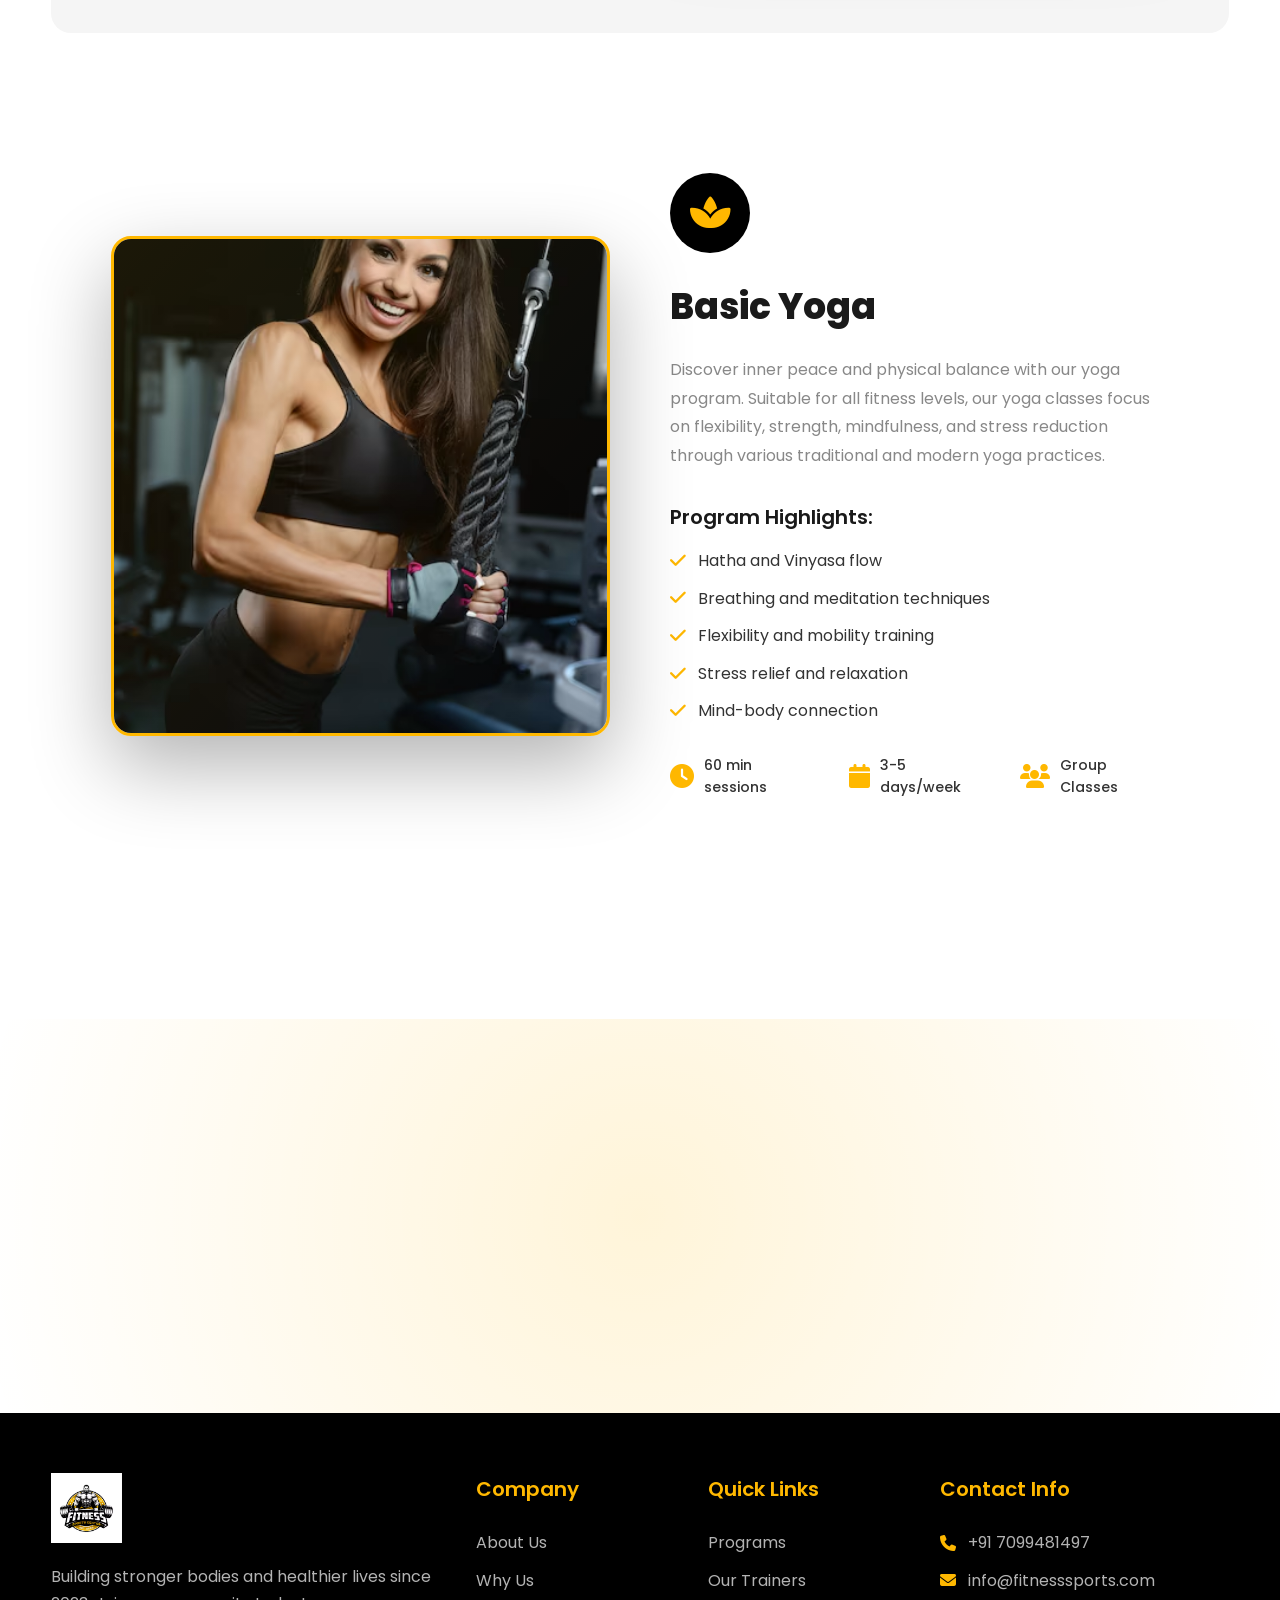
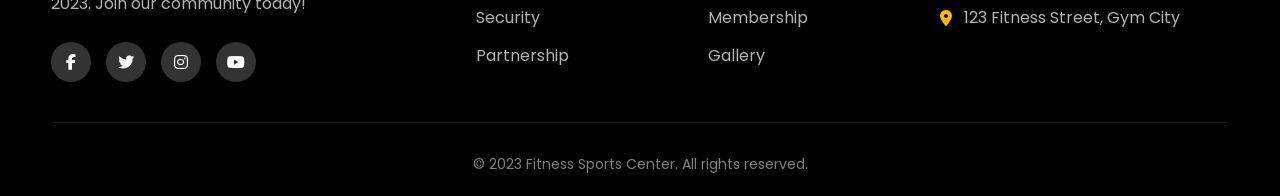
<file: programs.html>
<!DOCTYPE html>
<html lang="en">
<head>
    <meta charset="UTF-8">
    <meta name="viewport" content="width=device-width, initial-scale=1.0">
    <title>Programs - Fitness Sports Center | Strength, Bodybuilding, Weight Loss, Yoga</title>
    <meta name="description" content="Explore our comprehensive fitness programs: Strength Training, Body Building, Weight Loss, and Yoga. Customized programs for all fitness levels with expert guidance.">
    <link rel="stylesheet" href="styles.css">
    <link rel="stylesheet" href="https://cdnjs.cloudflare.com/ajax/libs/font-awesome/6.4.0/css/all.min.css">
</head>
<body>
    <!-- Navigation -->
    <nav class="navbar">
        <div class="container">
            <div class="nav-wrapper">
                <div class="logo">
                    <img src="logo (2).png" alt="Fitness Sports Center">
                </div>
                <ul class="nav-menu">
                    <li><a href="index.html">Home</a></li>
                    <li><a href="about.html">About Us</a></li>
                    <li><a href="programs.html" class="active">Programs</a></li>
                    <li><a href="pricing.html">Pricing</a></li>
                    <li><a href="contact.html">Contact</a></li>
                </ul>
                <a href="contact.html" class="cta-btn">Join Now</a>
                <div class="hamburger">
                    <span></span>
                    <span></span>
                    <span></span>
                </div>
            </div>
        </div>
    </nav>

    <!-- Page Header -->
    <section class="page-header">
        <div class="container">
            <h1>Our Programs</h1>
            <p>Comprehensive Fitness Solutions for Every Goal</p>
        </div>
    </section>

    <!-- Programs Detail Section -->
    <section class="programs-detail">
        <div class="container">
            <div class="section-intro">
                <h2>Choose Your Path to Fitness</h2>
                <p>Whether you're looking to build muscle, lose weight, improve flexibility, or enhance your overall health, we have a program designed specifically for your goals. All our programs are led by certified trainers and can be customized to your fitness level.</p>
            </div>

            <!-- Strength Training -->
            <div class="program-detail-card">
                <div class="program-detail-content">
                    <div class="program-badge">
                        <i class="fas fa-dumbbell"></i>
                    </div>
                    <h3>Strength Training</h3>
                    <p class="program-description">Our comprehensive strength training program is designed to help you build muscle mass, increase overall strength, and improve your physical performance. Whether you're a beginner or an advanced lifter, our expert trainers will create a personalized plan tailored to your goals.</p>
                    <div class="program-features">
                        <h4>Program Highlights:</h4>
                        <ul>
                            <li><i class="fas fa-check"></i> Personalized workout plans</li>
                            <li><i class="fas fa-check"></i> Progressive overload techniques</li>
                            <li><i class="fas fa-check"></i> Proper form and technique training</li>
                            <li><i class="fas fa-check"></i> Compound and isolation exercises</li>
                            <li><i class="fas fa-check"></i> Nutrition guidance for muscle growth</li>
                        </ul>
                    </div>
                    <div class="program-stats">
                        <div class="stat-item">
                            <i class="fas fa-clock"></i>
                            <p>60-90 min sessions</p>
                        </div>
                        <div class="stat-item">
                            <i class="fas fa-calendar"></i>
                            <p>4-5 days/week</p>
                        </div>
                        <div class="stat-item">
                            <i class="fas fa-users"></i>
                            <p>Individual & Group</p>
                        </div>
                    </div>
                </div>
                <div class="program-detail-image">
                    <img src="New folder/sexy-blond-woman-fitness-model-holds-dumbbells-grey-background_613910-14847.avif" alt="Strength Training">
                </div>
            </div>

            <!-- Body Building -->
            <div class="program-detail-card reverse">
                <div class="program-detail-content">
                    <div class="program-badge featured">
                        <i class="fas fa-fire"></i>
                    </div>
                    <h3>Body Building</h3>
                    <p class="program-description">Take your physique to the next level with our specialized bodybuilding program. Designed for those serious about muscle hypertrophy and aesthetic development, this program combines advanced training techniques with strategic nutrition planning.</p>
                    <div class="program-features">
                        <h4>Program Highlights:</h4>
                        <ul>
                            <li><i class="fas fa-check"></i> Advanced muscle building techniques</li>
                            <li><i class="fas fa-check"></i> Split training routines</li>
                            <li><i class="fas fa-check"></i> Competition preparation (optional)</li>
                            <li><i class="fas fa-check"></i> Macro-nutrient planning</li>
                            <li><i class="fas fa-check"></i> Posing and presentation coaching</li>
                        </ul>
                    </div>
                    <div class="program-stats">
                        <div class="stat-item">
                            <i class="fas fa-clock"></i>
                            <p>90-120 min sessions</p>
                        </div>
                        <div class="stat-item">
                            <i class="fas fa-calendar"></i>
                            <p>5-6 days/week</p>
                        </div>
                        <div class="stat-item">
                            <i class="fas fa-users"></i>
                            <p>Individual Training</p>
                        </div>
                    </div>
                </div>
                <div class="program-detail-image">
                    <img src="New folder/sexy-athletic-young-girl-training-arms-gym_174475-1579.avif" alt="Body Building">
                </div>
            </div>

            <!-- Weight Loss -->
            <div class="program-detail-card">
                <div class="program-detail-content">
                    <div class="program-badge">
                        <i class="fas fa-weight"></i>
                    </div>
                    <h3>Weight Loss Program</h3>
                    <p class="program-description">Achieve sustainable weight loss through our comprehensive program that combines cardiovascular training, resistance exercises, and nutritional coaching. Our evidence-based approach ensures you lose fat while maintaining lean muscle mass.</p>
                    <div class="program-features">
                        <h4>Program Highlights:</h4>
                        <ul>
                            <li><i class="fas fa-check"></i> Customized calorie deficit planning</li>
                            <li><i class="fas fa-check"></i> HIIT and cardio workouts</li>
                            <li><i class="fas fa-check"></i> Metabolic conditioning</li>
                            <li><i class="fas fa-check"></i> Weekly progress tracking</li>
                            <li><i class="fas fa-check"></i> Lifestyle and habit coaching</li>
                        </ul>
                    </div>
                    <div class="program-stats">
                        <div class="stat-item">
                            <i class="fas fa-clock"></i>
                            <p>45-60 min sessions</p>
                        </div>
                        <div class="stat-item">
                            <i class="fas fa-calendar"></i>
                            <p>4-6 days/week</p>
                        </div>
                        <div class="stat-item">
                            <i class="fas fa-users"></i>
                            <p>Individual & Group</p>
                        </div>
                    </div>
                </div>
                <div class="program-detail-image">
                    <img src="New folder/sexy-blond-woman-fitness-model-holds-dumbbells-grey-background_613910-14847.avif" alt="Weight Loss">
                </div>
            </div>

            <!-- Basic Yoga -->
            <div class="program-detail-card reverse">
                <div class="program-detail-content">
                    <div class="program-badge">
                        <i class="fas fa-spa"></i>
                    </div>
                    <h3>Basic Yoga</h3>
                    <p class="program-description">Discover inner peace and physical balance with our yoga program. Suitable for all fitness levels, our yoga classes focus on flexibility, strength, mindfulness, and stress reduction through various traditional and modern yoga practices.</p>
                    <div class="program-features">
                        <h4>Program Highlights:</h4>
                        <ul>
                            <li><i class="fas fa-check"></i> Hatha and Vinyasa flow</li>
                            <li><i class="fas fa-check"></i> Breathing and meditation techniques</li>
                            <li><i class="fas fa-check"></i> Flexibility and mobility training</li>
                            <li><i class="fas fa-check"></i> Stress relief and relaxation</li>
                            <li><i class="fas fa-check"></i> Mind-body connection</li>
                        </ul>
                    </div>
                    <div class="program-stats">
                        <div class="stat-item">
                            <i class="fas fa-clock"></i>
                            <p>60 min sessions</p>
                        </div>
                        <div class="stat-item">
                            <i class="fas fa-calendar"></i>
                            <p>3-5 days/week</p>
                        </div>
                        <div class="stat-item">
                            <i class="fas fa-users"></i>
                            <p>Group Classes</p>
                        </div>
                    </div>
                </div>
                <div class="program-detail-image">
                    <img src="New folder/sexy-athletic-young-girl-training-arms-gym_174475-1579.avif" alt="Yoga">
                </div>
            </div>
        </div>
    </section>

    <!-- CTA Section -->
    <section class="cta-section">
        <div class="container">
            <div class="cta-content">
                <h2>Ready to Start Your Fitness Journey?</h2>
                <p>Join thousands of members who have transformed their lives with our programs</p>
                <div class="cta-buttons">
                    <a href="pricing.html" class="btn btn-primary">View Pricing</a>
                    <a href="contact.html" class="btn btn-secondary">Contact Us</a>
                </div>
            </div>
        </div>
    </section>

    <!-- Footer -->
    <footer class="footer">
        <div class="container">
            <div class="footer-grid">
                <div class="footer-col">
                    <img src="logo (2).png" alt="Fitness Sports Center" class="footer-logo">
                    <p>Building stronger bodies and healthier lives since 2023. Join our community today!</p>
                    <div class="social-links">
                        <a href="https://facebook.com" target="_blank" rel="noopener noreferrer"><i class="fab fa-facebook-f"></i></a>
                        <a href="https://x.com" target="_blank" rel="noopener noreferrer"><i class="fab fa-twitter"></i></a>
                        <a href="https://instagram.com" target="_blank" rel="noopener noreferrer"><i class="fab fa-instagram"></i></a>
                        <a href="https://youtube.com" target="_blank" rel="noopener noreferrer"><i class="fab fa-youtube"></i></a>
                    </div>
                </div>
                <div class="footer-col">
                    <h3>Company</h3>
                    <ul>
                        <li><a href="about.html">About Us</a></li>
                        <li><a href="index.html#why-choose">Why Us</a></li>
                        <li><a href="contact.html">Security</a></li>
                        <li><a href="contact.html">Partnership</a></li>
                    </ul>
                </div>
                <div class="footer-col">
                    <h3>Quick Links</h3>
                    <ul>
                        <li><a href="programs.html">Programs</a></li>
                        <li><a href="about.html#team">Our Trainers</a></li>
                        <li><a href="pricing.html">Membership</a></li>
                        <li><a href="programs.html">Gallery</a></li>
                    </ul>
                </div>
                <div class="footer-col">
                    <h3>Contact Info</h3>
                    <ul class="contact-info">
                        <li><i class="fas fa-phone"></i> +91 7099481497</li>
                        <li><i class="fas fa-envelope"></i> info@fitnesssports.com</li>
                        <li><i class="fas fa-map-marker-alt"></i> 123 Fitness Street, Gym City</li>
                    </ul>
                </div>
            </div>
            <div class="footer-bottom">
                <p>&copy; 2023 Fitness Sports Center. All rights reserved.</p>
            </div>
        </div>
    </footer>

    <script src="script.js"></script>
</body>
</html>
</file>
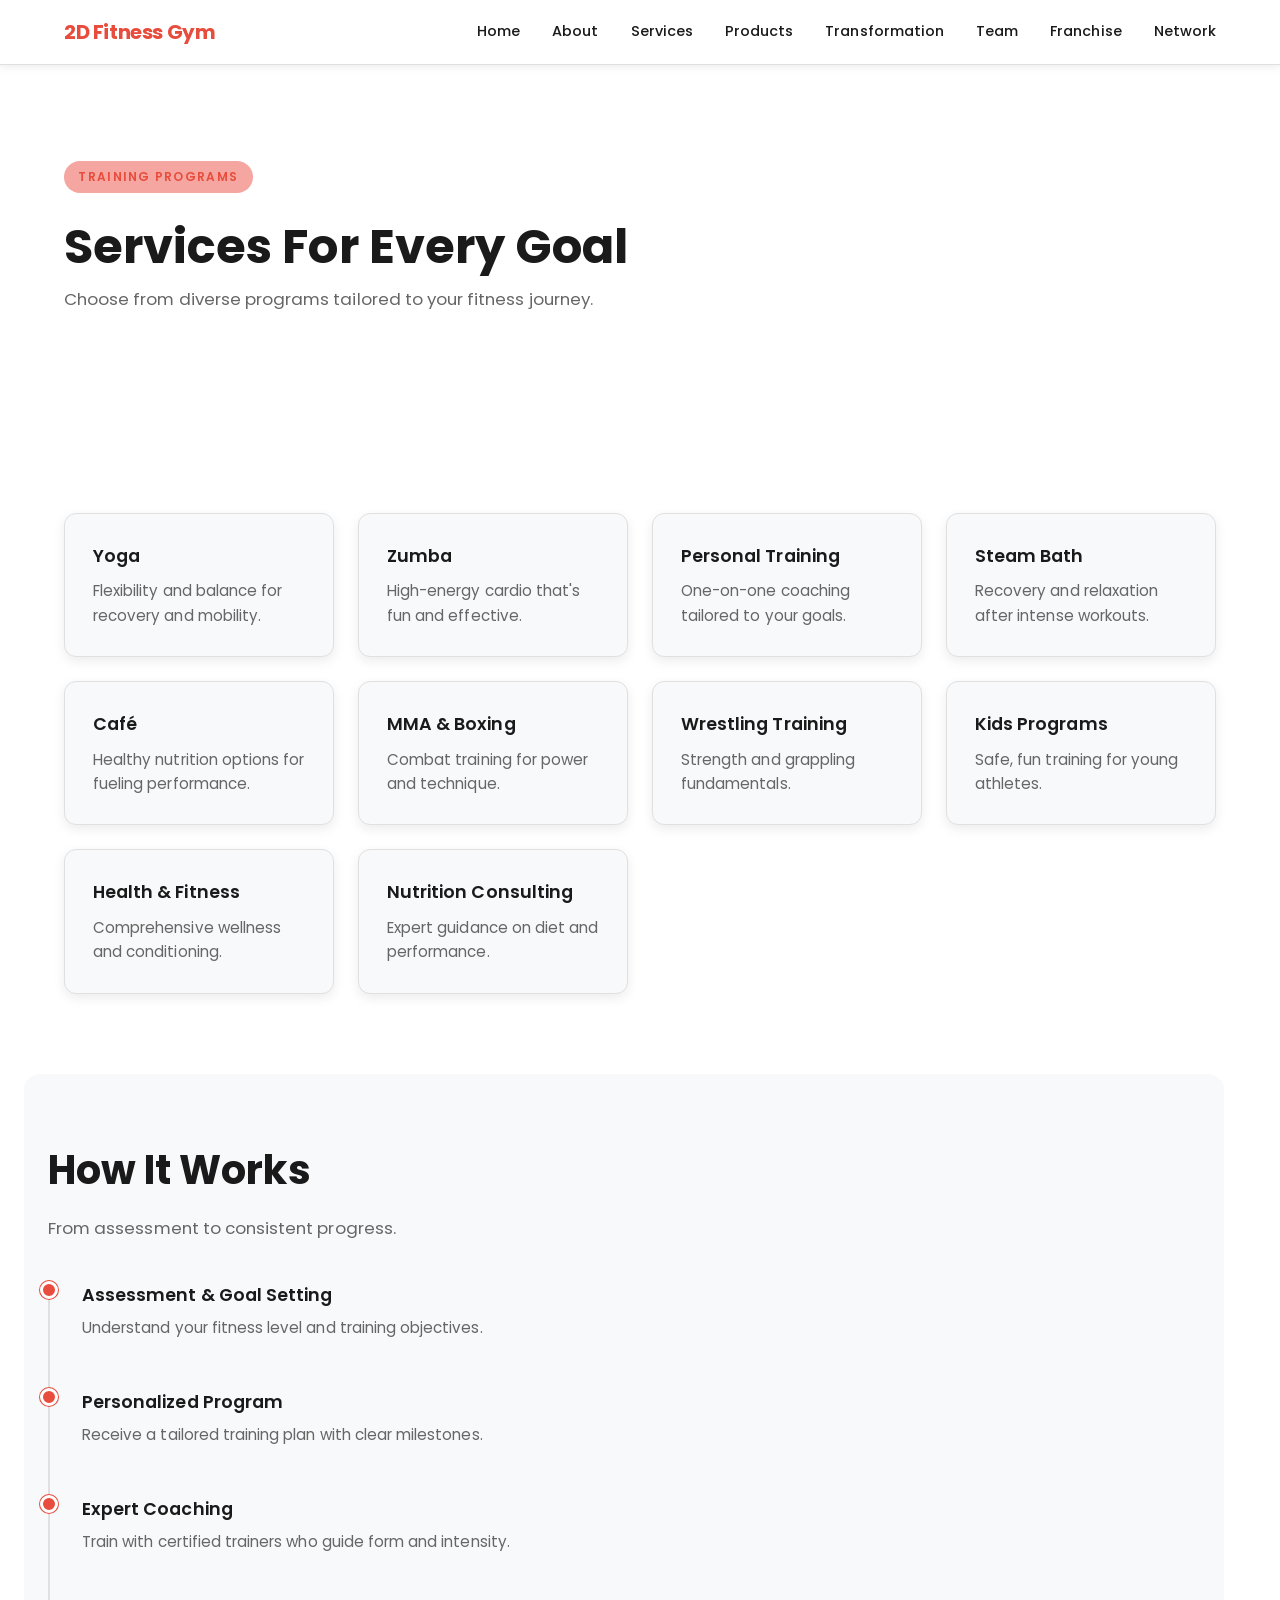
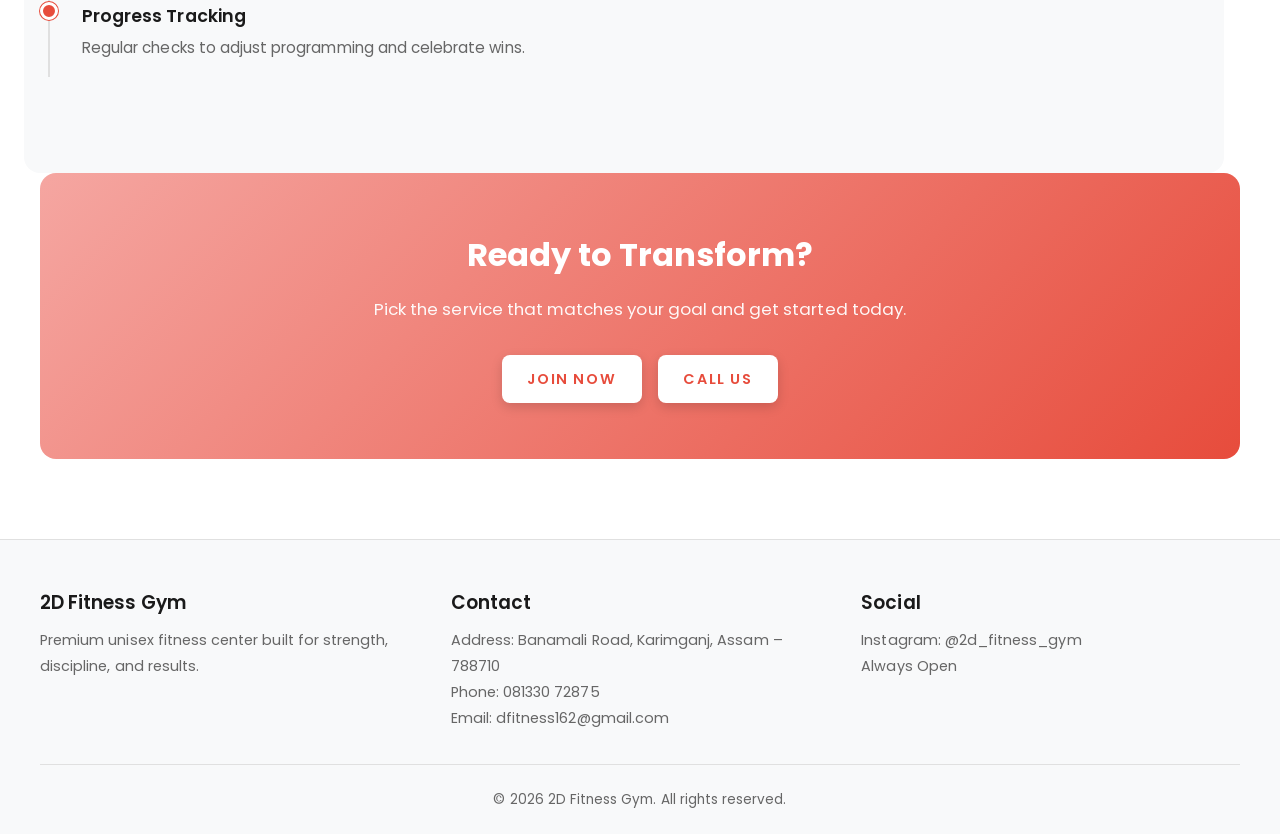
<file: services.html>
<!doctype html>
<html lang="en">
<head>
  <meta charset="utf-8">
  <meta name="viewport" content="width=device-width, initial-scale=1">
  <meta name="description" content="Explore our fitness services: yoga, strength training, MMA, personal training, nutrition consulting, and more.">
  <title>Services | 2D Fitness Gym</title>
  <link rel="stylesheet" href="css/style.css">
</head>
<body>
  <header class="site-header">
    <nav class="nav">
      <a class="logo" href="index.html">2D Fitness Gym</a>
      <button class="nav-toggle" aria-expanded="false" aria-controls="nav-menu">Menu</button>
      <ul class="nav-menu" id="nav-menu">
        <li><a href="index.html">Home</a></li>
        <li><a href="about.html">About</a></li>
        <li><a href="services.html">Services</a></li>
        <li><a href="products.html">Products</a></li>
        <li><a href="transformation.html">Transformation</a></li>
        <li><a href="team.html">Team</a></li>
        <li><a href="franchise.html">Franchise</a></li>
        <li><a href="network.html">Network</a></li>
      </ul>
    </nav>
  </header>

  <main>
    <section class="section" style="padding-top: 6rem;">
      <div class="section-header">
        <span class="badge">Training Programs</span>
        <h1 style="font-size: 3rem; margin-top: 1rem;">Services For Every Goal</h1>
        <p>Choose from diverse programs tailored to your fitness journey.</p>
      </div>
    </section>

    <section class="section">
      <div class="grid-3">
        <div class="card"><h3>Yoga</h3><p>Flexibility and balance for recovery and mobility.</p></div>
        <div class="card"><h3>Zumba</h3><p>High-energy cardio that's fun and effective.</p></div>
        <div class="card"><h3>Personal Training</h3><p>One-on-one coaching tailored to your goals.</p></div>
        <div class="card"><h3>Steam Bath</h3><p>Recovery and relaxation after intense workouts.</p></div>
        <div class="card"><h3>Café</h3><p>Healthy nutrition options for fueling performance.</p></div>
        <div class="card"><h3>MMA & Boxing</h3><p>Combat training for power and technique.</p></div>
        <div class="card"><h3>Wrestling Training</h3><p>Strength and grappling fundamentals.</p></div>
        <div class="card"><h3>Kids Programs</h3><p>Safe, fun training for young athletes.</p></div>
        <div class="card"><h3>Health & Fitness</h3><p>Comprehensive wellness and conditioning.</p></div>
        <div class="card"><h3>Nutrition Consulting</h3><p>Expert guidance on diet and performance.</p></div>
      </div>
    </section>

    <section class="section" style="background: #f8f9fa; border-radius: 16px; padding: 4rem 1.5rem; margin: 0 1.5rem;">
      <div class="section-header">
        <h2>How It Works</h2>
        <p>From assessment to consistent progress.</p>
      </div>
      <div class="timeline">
        <div class="timeline-item">
          <h3>Assessment & Goal Setting</h3>
          <p>Understand your fitness level and training objectives.</p>
        </div>
        <div class="timeline-item">
          <h3>Personalized Program</h3>
          <p>Receive a tailored training plan with clear milestones.</p>
        </div>
        <div class="timeline-item">
          <h3>Expert Coaching</h3>
          <p>Train with certified trainers who guide form and intensity.</p>
        </div>
        <div class="timeline-item">
          <h3>Progress Tracking</h3>
          <p>Regular checks to adjust programming and celebrate wins.</p>
        </div>
      </div>
    </section>

    <section class="section cta-section">
      <h2>Ready to Transform?</h2>
      <p>Pick the service that matches your goal and get started today.</p>
      <div class="cta-buttons">
        <a class="btn btn-white" href="https://wa.me/918133072875" target="_blank" rel="noreferrer">Join Now</a>
        <a class="btn btn-white" href="tel:08133072875">Call Us</a>
      </div>
    </section>
  </main>

  <footer class="site-footer">
    <div class="footer-content">
      <div>
        <h3>2D Fitness Gym</h3>
        <p>Premium unisex fitness center built for strength, discipline, and results.</p>
      </div>
      <div>
        <h3>Contact</h3>
        <p>Address: Banamali Road, Karimganj, Assam – 788710</p>
        <p>Phone: 081330 72875</p>
        <p>Email: dfitness162@gmail.com</p>
      </div>
      <div>
        <h3>Social</h3>
        <p>Instagram: @2d_fitness_gym</p>
        <p>Always Open</p>
      </div>
    </div>
    <p class="footer-bottom">© 2026 2D Fitness Gym. All rights reserved.</p>
  </footer>

  <script src="js/main.js"></script>
</body>
</html>
</file>
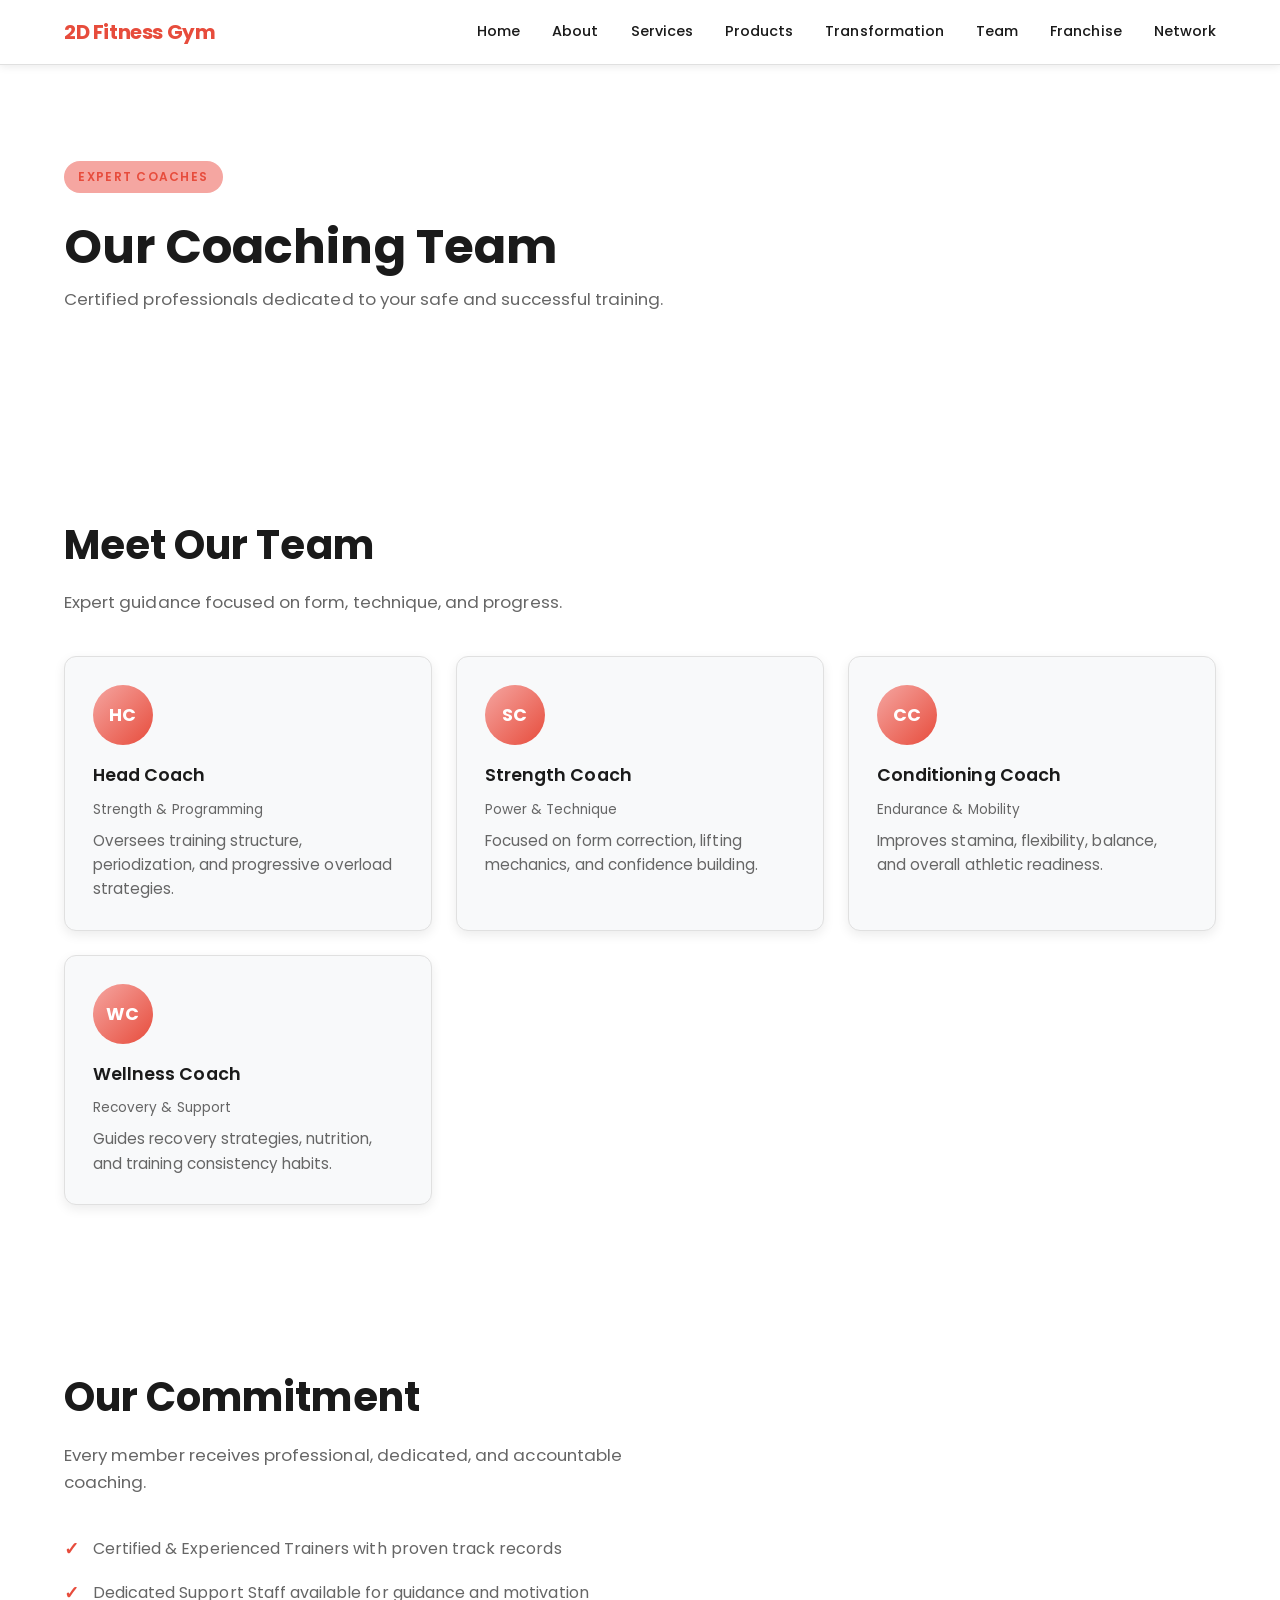
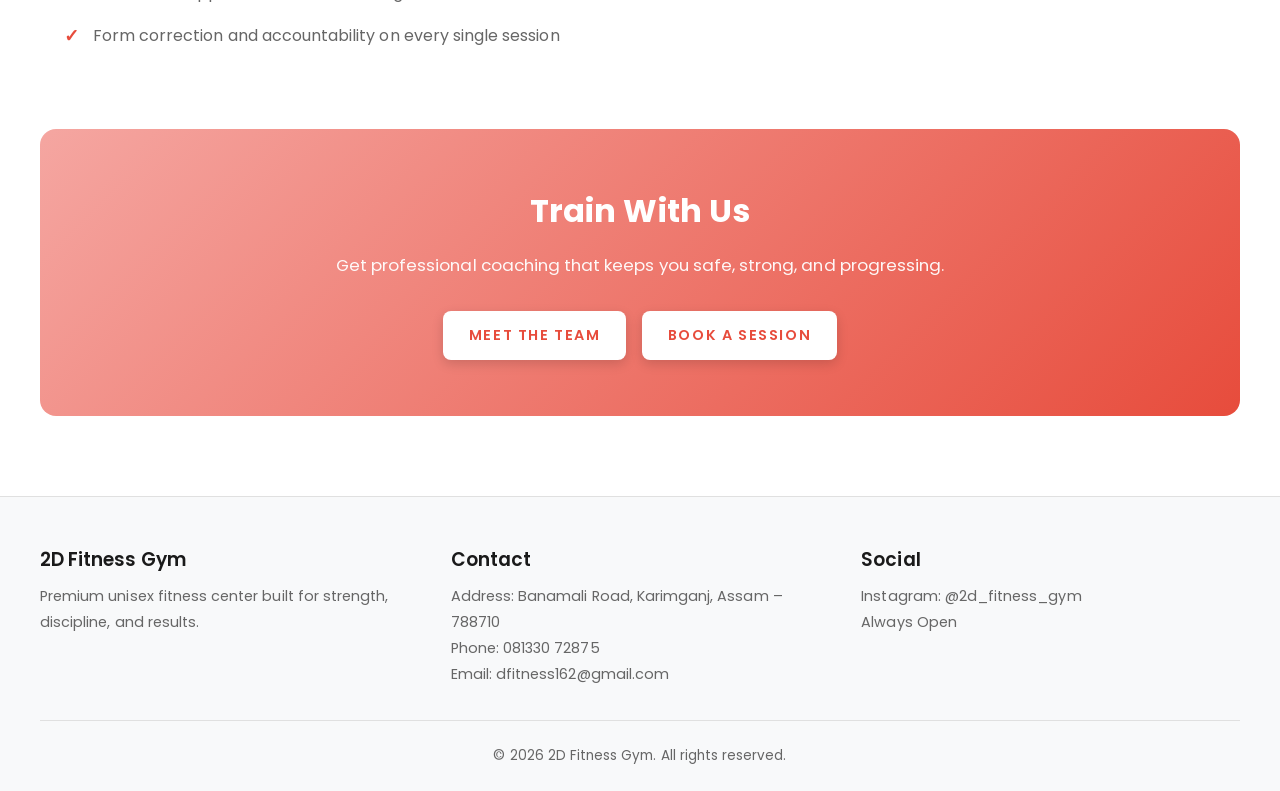
<file: team.html>
<!doctype html>
<html lang="en">
<head>
  <meta charset="utf-8">
  <meta name="viewport" content="width=device-width, initial-scale=1">
  <meta name="description" content="Meet our certified and experienced training team at 2D Fitness Gym.">
  <title>Our Team | 2D Fitness Gym</title>
  <link rel="stylesheet" href="css/style.css">
</head>
<body>
  <header class="site-header">
    <nav class="nav">
      <a class="logo" href="index.html">2D Fitness Gym</a>
      <button class="nav-toggle" aria-expanded="false" aria-controls="nav-menu">Menu</button>
      <ul class="nav-menu" id="nav-menu">
        <li><a href="index.html">Home</a></li>
        <li><a href="about.html">About</a></li>
        <li><a href="services.html">Services</a></li>
        <li><a href="products.html">Products</a></li>
        <li><a href="transformation.html">Transformation</a></li>
        <li><a href="team.html">Team</a></li>
        <li><a href="franchise.html">Franchise</a></li>
        <li><a href="network.html">Network</a></li>
      </ul>
    </nav>
  </header>

  <main>
    <section class="section" style="padding-top: 6rem;">
      <div class="section-header">
        <span class="badge">Expert Coaches</span>
        <h1 style="font-size: 3rem; margin-top: 1rem;">Our Coaching Team</h1>
        <p>Certified professionals dedicated to your safe and successful training.</p>
      </div>
    </section>

    <section class="section">
      <div class="section-header">
        <h2>Meet Our Team</h2>
        <p>Expert guidance focused on form, technique, and progress.</p>
      </div>
      <div class="grid-2">
        <div class="card">
          <div style="width: 60px; height: 60px; border-radius: 50%; background: linear-gradient(135deg, var(--accent-light), var(--accent)); color: white; display: flex; align-items: center; justify-content: center; font-weight: 700; font-size: 1.1rem; margin-bottom: 1rem;">HC</div>
          <h3>Head Coach</h3>
          <p class="muted" style="font-size: 0.85rem; margin-bottom: 0.5rem;">Strength & Programming</p>
          <p>Oversees training structure, periodization, and progressive overload strategies.</p>
        </div>
        <div class="card">
          <div style="width: 60px; height: 60px; border-radius: 50%; background: linear-gradient(135deg, var(--accent-light), var(--accent)); color: white; display: flex; align-items: center; justify-content: center; font-weight: 700; font-size: 1.1rem; margin-bottom: 1rem;">SC</div>
          <h3>Strength Coach</h3>
          <p class="muted" style="font-size: 0.85rem; margin-bottom: 0.5rem;">Power & Technique</p>
          <p>Focused on form correction, lifting mechanics, and confidence building.</p>
        </div>
        <div class="card">
          <div style="width: 60px; height: 60px; border-radius: 50%; background: linear-gradient(135deg, var(--accent-light), var(--accent)); color: white; display: flex; align-items: center; justify-content: center; font-weight: 700; font-size: 1.1rem; margin-bottom: 1rem;">CC</div>
          <h3>Conditioning Coach</h3>
          <p class="muted" style="font-size: 0.85rem; margin-bottom: 0.5rem;">Endurance & Mobility</p>
          <p>Improves stamina, flexibility, balance, and overall athletic readiness.</p>
        </div>
        <div class="card">
          <div style="width: 60px; height: 60px; border-radius: 50%; background: linear-gradient(135deg, var(--accent-light), var(--accent)); color: white; display: flex; align-items: center; justify-content: center; font-weight: 700; font-size: 1.1rem; margin-bottom: 1rem;">WC</div>
          <h3>Wellness Coach</h3>
          <p class="muted" style="font-size: 0.85rem; margin-bottom: 0.5rem;">Recovery & Support</p>
          <p>Guides recovery strategies, nutrition, and training consistency habits.</p>
        </div>
      </div>
    </section>

    <section class="section">
      <div class="section-header">
        <h2>Our Commitment</h2>
        <p>Every member receives professional, dedicated, and accountable coaching.</p>
      </div>
      <ul class="list">
        <li>Certified & Experienced Trainers with proven track records</li>
        <li>Dedicated Support Staff available for guidance and motivation</li>
        <li>Form correction and accountability on every single session</li>
      </ul>
    </section>

    <section class="section cta-section">
      <h2>Train With Us</h2>
      <p>Get professional coaching that keeps you safe, strong, and progressing.</p>
      <div class="cta-buttons">
        <a class="btn btn-white" href="https://wa.me/918133072875" target="_blank" rel="noreferrer">Meet the Team</a>
        <a class="btn btn-white" href="tel:08133072875">Book a Session</a>
      </div>
    </section>
  </main>

  <footer class="site-footer">
    <div class="footer-content">
      <div>
        <h3>2D Fitness Gym</h3>
        <p>Premium unisex fitness center built for strength, discipline, and results.</p>
      </div>
      <div>
        <h3>Contact</h3>
        <p>Address: Banamali Road, Karimganj, Assam – 788710</p>
        <p>Phone: 081330 72875</p>
        <p>Email: dfitness162@gmail.com</p>
      </div>
      <div>
        <h3>Social</h3>
        <p>Instagram: @2d_fitness_gym</p>
        <p>Always Open</p>
      </div>
    </div>
    <p class="footer-bottom">© 2026 2D Fitness Gym. All rights reserved.</p>
  </footer>

  <script src="js/main.js"></script>
</body>
</html>
</file>
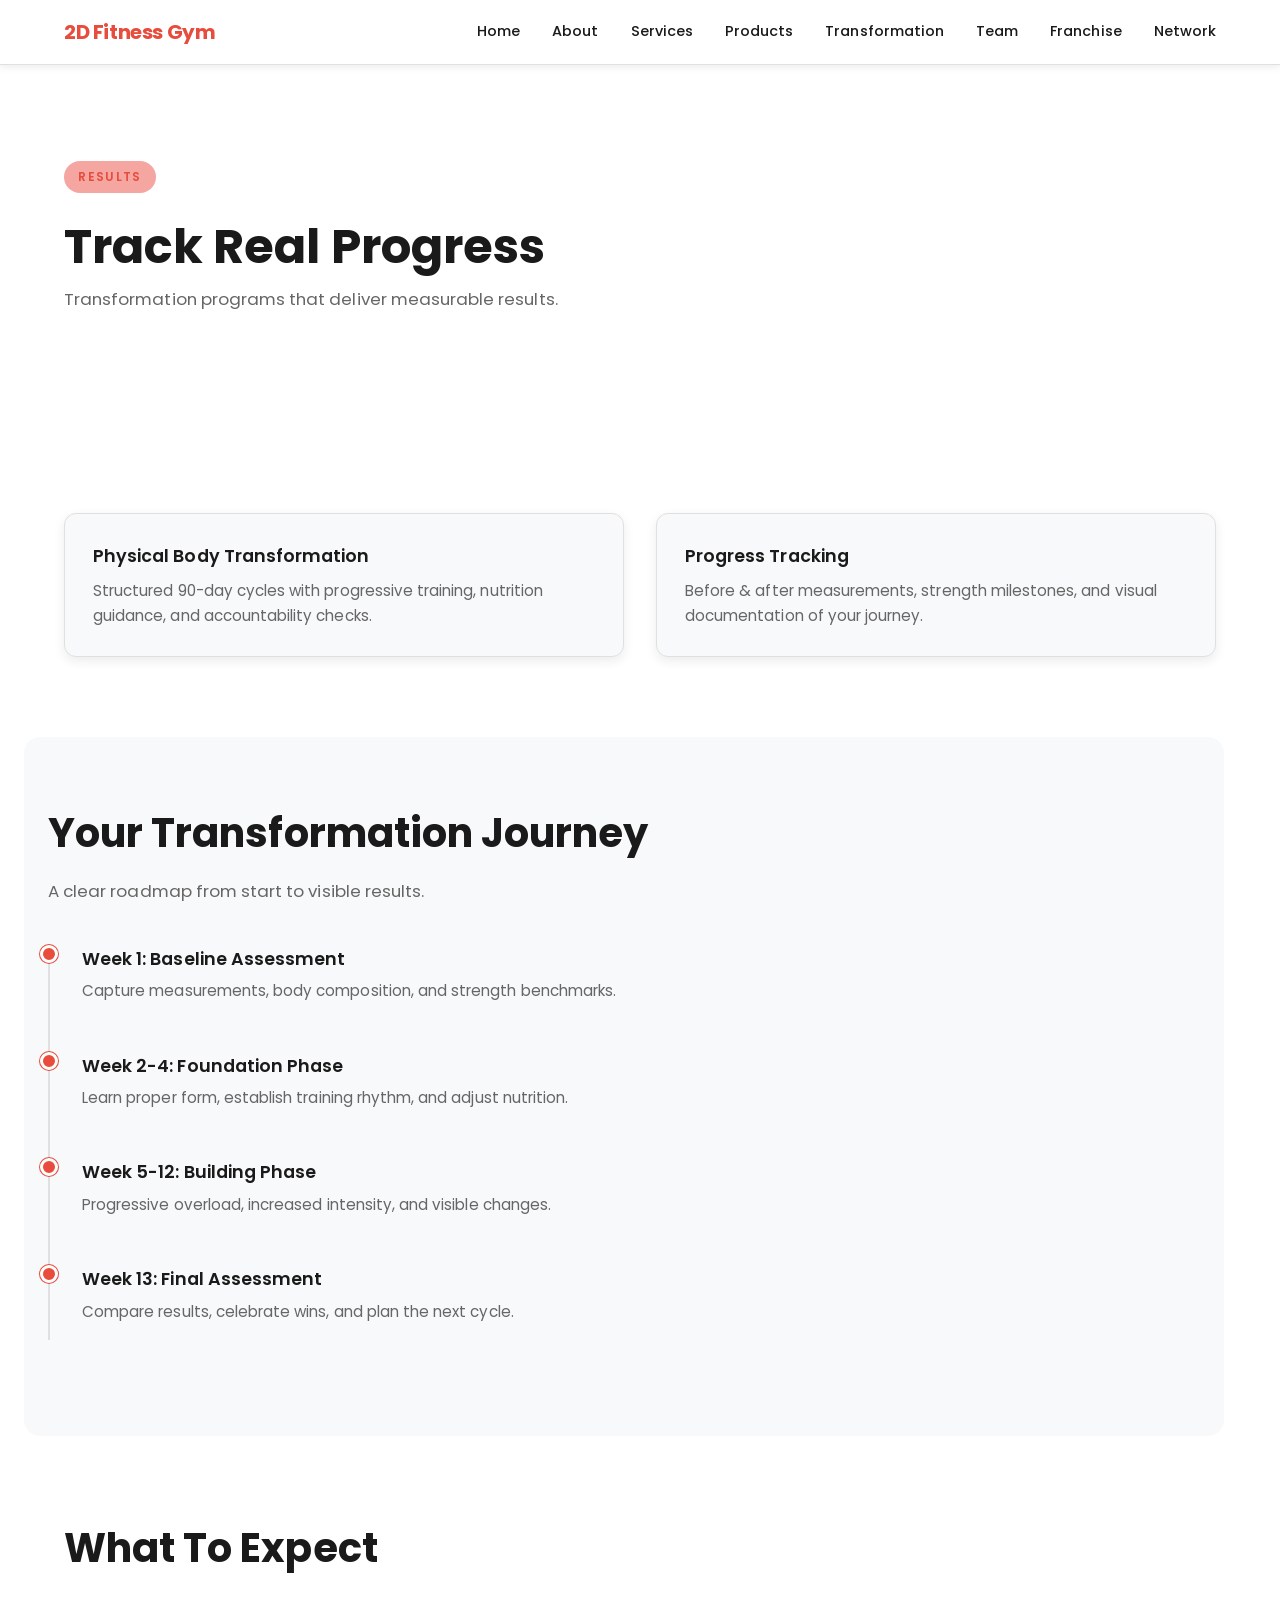
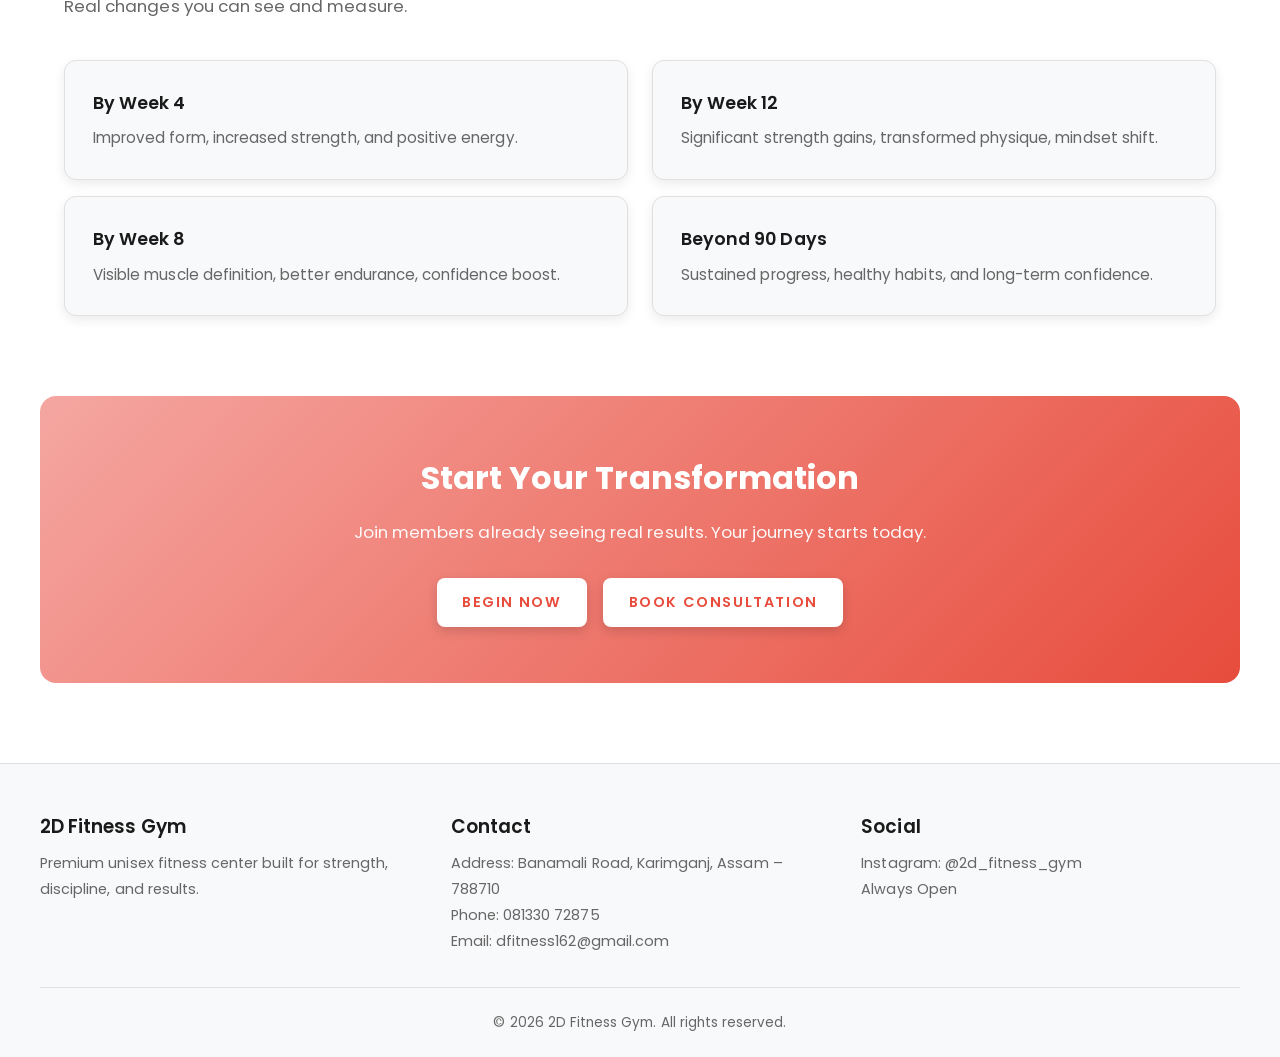
<file: transformation.html>
<!doctype html>
<html lang="en">
<head>
  <meta charset="utf-8">
  <meta name="viewport" content="width=device-width, initial-scale=1">
  <meta name="description" content="Body transformation programs with progress tracking and measurable results.">
  <title>Transformation | 2D Fitness Gym</title>
  <link rel="stylesheet" href="css/style.css">
</head>
<body>
  <header class="site-header">
    <nav class="nav">
      <a class="logo" href="index.html">2D Fitness Gym</a>
      <button class="nav-toggle" aria-expanded="false" aria-controls="nav-menu">Menu</button>
      <ul class="nav-menu" id="nav-menu">
        <li><a href="index.html">Home</a></li>
        <li><a href="about.html">About</a></li>
        <li><a href="services.html">Services</a></li>
        <li><a href="products.html">Products</a></li>
        <li><a href="transformation.html">Transformation</a></li>
        <li><a href="team.html">Team</a></li>
        <li><a href="franchise.html">Franchise</a></li>
        <li><a href="network.html">Network</a></li>
      </ul>
    </nav>
  </header>

  <main>
    <section class="section" style="padding-top: 6rem;">
      <div class="section-header">
        <span class="badge">Results</span>
        <h1 style="font-size: 3rem; margin-top: 1rem;">Track Real Progress</h1>
        <p>Transformation programs that deliver measurable results.</p>
      </div>
    </section>

    <section class="section">
      <div class="split">
        <div class="card">
          <h3>Physical Body Transformation</h3>
          <p>Structured 90-day cycles with progressive training, nutrition guidance, and accountability checks.</p>
        </div>
        <div class="card">
          <h3>Progress Tracking</h3>
          <p>Before & after measurements, strength milestones, and visual documentation of your journey.</p>
        </div>
      </div>
    </section>

    <section class="section" style="background: #f8f9fa; border-radius: 16px; padding: 4rem 1.5rem; margin: 0 1.5rem;">
      <div class="section-header">
        <h2>Your Transformation Journey</h2>
        <p>A clear roadmap from start to visible results.</p>
      </div>
      <div class="timeline">
        <div class="timeline-item">
          <h3>Week 1: Baseline Assessment</h3>
          <p>Capture measurements, body composition, and strength benchmarks.</p>
        </div>
        <div class="timeline-item">
          <h3>Week 2-4: Foundation Phase</h3>
          <p>Learn proper form, establish training rhythm, and adjust nutrition.</p>
        </div>
        <div class="timeline-item">
          <h3>Week 5-12: Building Phase</h3>
          <p>Progressive overload, increased intensity, and visible changes.</p>
        </div>
        <div class="timeline-item">
          <h3>Week 13: Final Assessment</h3>
          <p>Compare results, celebrate wins, and plan the next cycle.</p>
        </div>
      </div>
    </section>

    <section class="section">
      <div class="section-header">
        <h2>What To Expect</h2>
        <p>Real changes you can see and measure.</p>
      </div>
      <div class="grid-2">
        <div style="display: grid; gap: 1rem; align-content: start;">
          <div class="card">
            <h3>By Week 4</h3>
            <p>Improved form, increased strength, and positive energy.</p>
          </div>
          <div class="card">
            <h3>By Week 8</h3>
            <p>Visible muscle definition, better endurance, confidence boost.</p>
          </div>
        </div>
        <div style="display: grid; gap: 1rem; align-content: start;">
          <div class="card">
            <h3>By Week 12</h3>
            <p>Significant strength gains, transformed physique, mindset shift.</p>
          </div>
          <div class="card">
            <h3>Beyond 90 Days</h3>
            <p>Sustained progress, healthy habits, and long-term confidence.</p>
          </div>
        </div>
      </div>
    </section>

    <section class="section cta-section">
      <h2>Start Your Transformation</h2>
      <p>Join members already seeing real results. Your journey starts today.</p>
      <div class="cta-buttons">
        <a class="btn btn-white" href="https://wa.me/918133072875" target="_blank" rel="noreferrer">Begin Now</a>
        <a class="btn btn-white" href="tel:08133072875">Book Consultation</a>
      </div>
    </section>
  </main>

  <footer class="site-footer">
    <div class="footer-content">
      <div>
        <h3>2D Fitness Gym</h3>
        <p>Premium unisex fitness center built for strength, discipline, and results.</p>
      </div>
      <div>
        <h3>Contact</h3>
        <p>Address: Banamali Road, Karimganj, Assam – 788710</p>
        <p>Phone: 081330 72875</p>
        <p>Email: dfitness162@gmail.com</p>
      </div>
      <div>
        <h3>Social</h3>
        <p>Instagram: @2d_fitness_gym</p>
        <p>Always Open</p>
      </div>
    </div>
    <p class="footer-bottom">© 2026 2D Fitness Gym. All rights reserved.</p>
  </footer>

  <script src="js/main.js"></script>
</body>
</html>
</file>
<file: css/style.css>
@import url('https://fonts.googleapis.com/css2?family=Poppins:wght@300;400;500;600;700&display=swap');

:root {
  --bg: #ffffff;
  --bg-alt: #f8f9fa;
  --text: #1a1a1a;
  --muted: #666666;
  --accent: #e74c3c;
  --accent-light: #f5a6a1;
  --border: #e0e0e0;
  --shadow: rgba(0, 0, 0, 0.08);
  --shadow-strong: rgba(0, 0, 0, 0.15);
}

* {
  box-sizing: border-box;
  margin: 0;
  padding: 0;
}

body {
  font-family: 'Poppins', 'Segoe UI', sans-serif;
  background: var(--bg);
  color: var(--text);
  line-height: 1.6;
  letter-spacing: 0.003em;
}

a {
  color: inherit;
  text-decoration: none;
}

img {
  max-width: 100%;
  display: block;
}

.site-header {
  position: sticky;
  top: 0;
  z-index: 10;
  background: var(--bg);
  border-bottom: 1px solid var(--border);
  box-shadow: 0 2px 8px var(--shadow);
}

.nav {
  max-width: 1200px;
  margin: 0 auto;
  padding: 1rem 1.5rem;
  display: flex;
  align-items: center;
  justify-content: space-between;
  gap: 1rem;
}

.logo {
  font-size: 1.25rem;
  font-weight: 700;
  color: var(--accent);
  letter-spacing: -0.02em;
}

.nav-toggle {
  background: transparent;
  border: 1px solid var(--border);
  color: var(--text);
  padding: 0.5rem 1rem;
  border-radius: 8px;
  text-transform: uppercase;
  font-size: 0.75rem;
  font-weight: 600;
  letter-spacing: 0.1rem;
  cursor: pointer;
  transition: all 0.2s ease;
}

.nav-toggle:hover {
  background: var(--bg-alt);
  border-color: var(--accent);
  color: var(--accent);
}

.nav-menu {
  list-style: none;
  display: flex;
  gap: 2rem;
  font-size: 0.9rem;
  font-weight: 500;
}

.nav-menu a {
  color: var(--text);
  transition: color 0.2s ease;
  position: relative;
}

.nav-menu a:hover {
  color: var(--accent);
}

.nav-menu a:hover::after {
  content: '';
  position: absolute;
  bottom: -4px;
  left: 0;
  width: 100%;
  height: 2px;
  background: var(--accent);
}

.hero {
  padding: 6rem 1.5rem 5rem;
  border-radius: 16px;
  background: linear-gradient(135deg, #f8f9fa 0%, #ecf0f1 100%);
  border: 1px solid var(--border);
  display: grid;
  gap: 2.5rem;
  grid-template-columns: repeat(auto-fit, minmax(280px, 1fr));
  align-items: center;
}

.hero h1 {
  font-size: clamp(2rem, 5vw, 3.5rem);
  font-weight: 700;
  line-height: 1.2;
  margin-bottom: 1rem;
  color: var(--text);
}

.hero p {
  font-size: 1.05rem;
  color: var(--muted);
  margin-bottom: 1.5rem;
  max-width: 500px;
}

.hero-cta {
  display: flex;
  flex-wrap: wrap;
  gap: 1rem;
}

.hero-visual {
  display: flex;
  justify-content: center;
}

.hero-asset {
  width: 100%;
  max-width: 300px;
  height: 250px;
  background: linear-gradient(135deg, var(--accent-light), var(--accent));
  border-radius: 16px;
  display: flex;
  align-items: center;
  justify-content: center;
  color: white;
  font-weight: 600;
  font-size: 1.1rem;
  text-align: center;
  padding: 1rem;
  box-shadow: 0 12px 30px rgba(231, 76, 60, 0.25);
}

.btn {
  display: inline-flex;
  align-items: center;
  justify-content: center;
  padding: 0.8rem 1.6rem;
  border-radius: 8px;
  font-size: 0.9rem;
  font-weight: 600;
  text-transform: uppercase;
  letter-spacing: 0.1rem;
  transition: all 0.2s ease;
  border: none;
  cursor: pointer;
}

.btn-primary {
  background: var(--accent);
  color: white;
  box-shadow: 0 4px 12px rgba(231, 76, 60, 0.25);
}

.btn-primary:hover {
  background: #c0392b;
  box-shadow: 0 6px 16px rgba(231, 76, 60, 0.35);
  transform: translateY(-2px);
}

.btn-outline {
  border: 2px solid var(--accent);
  color: var(--accent);
  background: transparent;
}

.btn-outline:hover {
  background: var(--accent-light);
  border-color: var(--accent);
}

.section {
  max-width: 1200px;
  margin: 0 auto;
  padding: 5rem 1.5rem;
}

.section-header {
  margin-bottom: 2.5rem;
}

.section-header h2 {
  font-size: 2.5rem;
  font-weight: 700;
  margin-bottom: 0.8rem;
  color: var(--text);
}

.section-header p {
  font-size: 1.05rem;
  color: var(--muted);
  max-width: 600px;
}

.card {
  background: var(--bg-alt);
  border: 1px solid var(--border);
  border-radius: 12px;
  padding: 1.75rem;
  box-shadow: 0 4px 12px var(--shadow);
  transition: all 0.25s ease;
}

.card:hover {
  transform: translateY(-4px);
  box-shadow: 0 8px 20px var(--shadow-strong);
  border-color: var(--accent);
}

.card h3 {
  font-size: 1.1rem;
  margin-bottom: 0.6rem;
  color: var(--text);
  font-weight: 600;
}

.card p {
  color: var(--muted);
  font-size: 0.95rem;
}

.grid-2,
.grid-3,
.grid-4 {
  display: grid;
  gap: 1.5rem;
}

.grid-2 {
  grid-template-columns: repeat(auto-fit, minmax(280px, 1fr));
}

.grid-3 {
  grid-template-columns: repeat(auto-fit, minmax(240px, 1fr));
}

.grid-4 {
  grid-template-columns: repeat(auto-fit, minmax(200px, 1fr));
}

.list {
  list-style: none;
  display: grid;
  gap: 1rem;
}

.list li {
  position: relative;
  padding-left: 1.8rem;
  color: var(--muted);
  line-height: 1.7;
}

.list li::before {
  content: '✓';
  position: absolute;
  left: 0;
  top: 0;
  color: var(--accent);
  font-weight: 700;
  font-size: 1.1rem;
}

.timeline {
  position: relative;
  padding-left: 2rem;
  border-left: 2px solid var(--border);
}

.timeline-item {
  position: relative;
  margin-bottom: 2rem;
  padding-bottom: 1rem;
}

.timeline-item::before {
  content: '';
  position: absolute;
  left: -2.6rem;
  top: 0;
  width: 12px;
  height: 12px;
  border-radius: 50%;
  background: var(--accent);
  border: 3px solid var(--bg);
  box-shadow: 0 0 0 1px var(--accent);
}

.timeline-item h3 {
  font-size: 1.1rem;
  margin-bottom: 0.4rem;
  color: var(--text);
  font-weight: 600;
}

.timeline-item p {
  color: var(--muted);
  font-size: 0.95rem;
}

.split {
  display: grid;
  gap: 2rem;
  grid-template-columns: repeat(auto-fit, minmax(260px, 1fr));
}

.stack {
  display: grid;
  gap: 1rem;
}

.badge {
  display: inline-block;
  background: var(--accent-light);
  color: var(--accent);
  padding: 0.4rem 0.9rem;
  border-radius: 20px;
  font-size: 0.75rem;
  font-weight: 600;
  text-transform: uppercase;
  letter-spacing: 0.08rem;
}

.cta-section {
  background: linear-gradient(135deg, var(--accent-light), var(--accent));
  color: white;
  padding: 3.5rem 1.5rem;
  border-radius: 16px;
  text-align: center;
}

.cta-section h2 {
  font-size: 2rem;
  margin-bottom: 1rem;
  color: white;
}

.cta-section p {
  font-size: 1.05rem;
  margin-bottom: 2rem;
  opacity: 0.95;
}

.cta-buttons {
  display: flex;
  flex-wrap: wrap;
  justify-content: center;
  gap: 1rem;
}

.btn-white {
  background: white;
  color: var(--accent);
  box-shadow: 0 4px 12px rgba(0, 0, 0, 0.15);
}

.btn-white:hover {
  background: var(--bg-alt);
  transform: translateY(-2px);
}

.site-footer {
  background: var(--bg-alt);
  border-top: 1px solid var(--border);
  padding: 3rem 1.5rem 1.5rem;
  margin-top: 5rem;
}

.footer-content {
  max-width: 1200px;
  margin: 0 auto;
  display: grid;
  gap: 2rem;
  grid-template-columns: repeat(auto-fit, minmax(220px, 1fr));
  margin-bottom: 2rem;
}

.footer-content h3 {
  font-weight: 600;
  margin-bottom: 0.6rem;
  color: var(--text);
}

.footer-content p {
  color: var(--muted);
  font-size: 0.9rem;
  line-height: 1.8;
}

.footer-bottom {
  text-align: center;
  color: var(--muted);
  font-size: 0.85rem;
  border-top: 1px solid var(--border);
  padding-top: 1.5rem;
  max-width: 1200px;
  margin: 0 auto;
}

@media (max-width: 768px) {
  .nav-menu {
    position: absolute;
    top: 64px;
    right: 1.5rem;
    background: var(--bg);
    border: 1px solid var(--border);
    border-radius: 12px;
    padding: 1rem;
    flex-direction: column;
    gap: 0.5rem;
    display: none;
    min-width: 180px;
    box-shadow: 0 8px 24px var(--shadow-strong);
  }

  .nav-menu.active {
    display: flex;
  }

  .nav-toggle {
    display: inline-flex;
  }

  .section {
    padding: 3.5rem 1.5rem;
  }

  .section-header h2 {
    font-size: 1.8rem;
  }

  .grid-2,
  .grid-3,
  .grid-4 {
    grid-template-columns: 1fr;
  }
}

@media (min-width: 769px) {
  .nav-toggle {
    display: none;
  }
}
</file>
<file: styles.css>
/* Google Fonts */
@import url('https://fonts.googleapis.com/css2?family=Poppins:wght@300;400;500;600;700;800;900&display=swap');

/* CSS Variables */
:root {
    --primary-color: #FFB800;
    --secondary-color: #000000;
    --accent-color: #FFA500;
    --text-light: #ffffff;
    --text-dark: #1a1a1a;
    --gray-light: #f5f5f5;
    --gray-medium: #888;
    --gray-dark: #333;
    --transition: all 0.3s ease;
    --shadow-sm: 0 2px 5px rgba(0, 0, 0, 0.1);
    --shadow-md: 0 10px 30px rgba(0, 0, 0, 0.15);
    --shadow-lg: 0 20px 60px rgba(0, 0, 0, 0.3);
    --shadow-gold: 0 10px 40px rgba(255, 184, 0, 0.3);
}

/* Reset & Base Styles */
* {
    margin: 0;
    padding: 0;
    box-sizing: border-box;
}

html,
body {
    width: 100%;
    overflow-x: hidden;
}

body {
    font-family: 'Poppins', sans-serif;
    line-height: 1.6;
    color: var(--text-dark);
    background: #fff;
}

a {
    color: inherit;
    text-decoration: none;
}

ul {
    list-style: none;
}

img {
    max-width: 100%;
    display: block;
}

.container {
    width: min(1200px, 92%);
    margin: 0 auto;
}

/* Cinematic Hero Section */
.hero-cinematic {
    min-height: 100vh;
    width: 100%;
    position: relative;
    display: flex;
    align-items: center;
    justify-content: flex-start;
    padding-top: 100px;
    overflow: hidden;
    background: #111;
}

.hero-bg {
    position: absolute;
    top: 0;
    left: 0;
    width: 100%;
    height: 100%;
    background: url('New folder/sexy-athletic-young-girl-training-arms-gym_174475-1579.avif') right center/cover no-repeat;
    filter: grayscale(1) brightness(0.5) contrast(1.1);
    z-index: 0;
    transition: filter 0.3s;
}

.hero-cinematic .hero-overlay {
    position: absolute;
    top: 0;
    left: 0;
    width: 100%;
    height: 100%;
    background: linear-gradient(90deg, rgba(0,0,0,0.92) 0%, rgba(0,0,0,0.7) 60%, transparent 100%);
    z-index: 1;
}

.hero-cinematic-content {
    position: relative;
    z-index: 2;
    display: flex;
    align-items: center;
    height: 80vh;
    min-height: 500px;
}

.hero-cinematic-text {
    max-width: 600px;
    color: #fff;
    text-align: left;
    margin-left: 0;
    margin-right: auto;
    padding: 0 0 0 10px;
    display: flex;
    flex-direction: column;
    justify-content: center;
}

.hero-cinematic-title {
    font-size: 5vw;
    font-weight: 900;
    line-height: 1.05;
    text-transform: uppercase;
    letter-spacing: 2px;
    margin-bottom: 24px;
    color: #fff;
    text-shadow: 0 6px 32px #000, 0 0 0 #fff;
}

.hero-cinematic-title .highlight {
    color: var(--primary-color);
    text-shadow: 0 0 30px rgba(255,184,0,0.4);
}

.hero-cinematic-subtitle {
    font-size: 1.35rem;
    font-weight: 400;
    color: #e0e0e0;
    margin-bottom: 38px;
    max-width: 420px;
    text-shadow: 0 2px 12px #000;
}

.hero-cinematic-btn {
    display: inline-block;
    font-size: 1.15rem;
    font-weight: 700;
    padding: 18px 48px;
    border-radius: 40px;
    background: var(--primary-color);
    color: #000;
    border: none;
    box-shadow: 0 8px 32px rgba(255,184,0,0.18);
    letter-spacing: 1px;
    text-transform: uppercase;
    transition: background 0.2s, box-shadow 0.2s, color 0.2s;
}

.hero-cinematic-btn:hover {
    background: var(--accent-color);
    color: #fff;
    box-shadow: 0 12px 40px rgba(255,184,0,0.28);
}

@media (max-width: 992px) {
    .hero-cinematic-content {
        min-height: 350px;
        height: 60vh;
    }

    .hero-cinematic-title {
        font-size: 8vw;
    }
}

@media (max-width: 600px) {
    .hero-cinematic-content {
        min-height: 220px;
        height: 45vh;
    }

    .hero-cinematic-title {
        font-size: 11vw;
    }

    .hero-cinematic-text {
        padding-left: 0;
    }

    .hero-cinematic-btn {
        padding: 14px 28px;
        font-size: 1rem;
    }
}
.navbar {
    position: fixed;
    top: 0;
    width: 100%;
    background: rgba(0, 0, 0, 0.95);
    backdrop-filter: blur(10px);
    z-index: 1000;
    padding: 15px 0;
    box-shadow: 0 2px 10px rgba(0, 0, 0, 0.3);
}

.nav-wrapper {
    display: flex;
    justify-content: space-between;
    align-items: center;
}

.logo img {
    height: 60px;
    width: auto;
}

.nav-menu {
    display: flex;
    gap: 35px;
    align-items: center;
}

.nav-menu a {
    color: var(--text-light);
    font-weight: 500;
    transition: var(--transition);
    position: relative;
}

.nav-menu a::after {
    content: '';
    position: absolute;
    bottom: -5px;
    left: 0;
    width: 0;
    height: 2px;
    background: var(--primary-color);
    transition: var(--transition);
}

.nav-menu a:hover::after,
.nav-menu a.active::after {
    width: 100%;
}

.nav-menu a:hover,
.nav-menu a.active {
    color: var(--primary-color);
}

.cta-btn {
    background: var(--primary-color);
    color: var(--secondary-color);
    padding: 12px 30px;
    border: none;
    border-radius: 50px;
    font-weight: 600;
    cursor: pointer;
    transition: var(--transition);
}

.cta-btn:hover {
    background: var(--accent-color);
    transform: scale(1.05);
}

.hamburger {
    display: none;
    flex-direction: column;
    gap: 5px;
    cursor: pointer;
}

.hamburger span {
    width: 30px;
    height: 3px;
    background: var(--text-light);
    transition: var(--transition);
}

/* Hero Section */
.hero {
    min-height: 100vh;
    background: linear-gradient(135deg, rgba(0,0,0,0.95), rgba(0,0,0,0.9));
    display: flex;
    align-items: center;
    position: relative;
    padding-top: 100px;
    overflow: hidden;
}

.hero-slider {
    position: relative;
    width: 100%;
    height: 100%;
}

.hero-slide {
    display: none;
    animation: fadeInSlider 0.8s cubic-bezier(.4,1.4,.6,1);
    width: 100%;
    height: 100%;
    position: absolute;
    top: 0;
    left: 0;
    z-index: 2;
}
.hero-slide.active {
    display: block;
    position: relative;
    z-index: 3;
}

@keyframes fadeInSlider {
    from { opacity: 0; transform: translateY(40px) scale(0.98); }
    to { opacity: 1; transform: translateY(0) scale(1); }
}

.hero-slider-controls {
    position: absolute;
    bottom: 40px;
    left: 50%;
    transform: translateX(-50%);
    display: flex;
    gap: 30px;
    z-index: 10;
}
.hero-slider-controls button {
    background: var(--primary-color);
    color: #000;
    border: none;
    border-radius: 50%;
    width: 48px;
    height: 48px;
    font-size: 22px;
    display: flex;
    align-items: center;
    justify-content: center;
    box-shadow: 0 4px 16px rgba(255,184,0,0.15);
    cursor: pointer;
    transition: background 0.2s, transform 0.2s;
}
.hero-slider-controls button:hover {
    background: var(--accent-color);
    transform: scale(1.08);
}

.hero-slider-dots {
    position: absolute;
    bottom: 18px;
    left: 50%;
    transform: translateX(-50%);
    display: flex;
    gap: 12px;
    z-index: 10;
}
.hero-slider-dots .dot {
    width: 12px;
    height: 12px;
    border-radius: 50%;
    background: #fff3;
    border: 2px solid var(--primary-color);
    transition: background 0.2s, border 0.2s;
    cursor: pointer;
}
.hero-slider-dots .dot.active {
    background: var(--primary-color);
    border-color: var(--primary-color);
}

@media (max-width: 992px) {
    .hero-content, .hero-slide .hero-content {
        grid-template-columns: 1fr;
        gap: 40px;
    }
    .hero-image {
        height: 350px;
    }
    .hero-slider-controls {
        bottom: 20px;
    }
    .hero-slider-dots {
        bottom: 8px;
    }
}

@media (max-width: 600px) {
    .hero-title {
        font-size: 32px;
    }
    .hero-image {
        height: 180px;
    }
    .hero-slider-controls button {
        width: 36px;
        height: 36px;
        font-size: 16px;
    }
    .hero-slider-controls {
        gap: 16px;
    }
    .hero-slider-dots .dot {
        width: 8px;
        height: 8px;
    }
}

.hero::before {
    content: '';
    position: absolute;
    top: 0;
    left: 0;
    width: 100%;
    height: 100%;
    background: radial-gradient(circle at 30% 50%, rgba(255, 184, 0, 0.08), transparent);
    z-index: 0;
}

.hero-overlay {
    position: absolute;
    top: 0;
    left: 0;
    width: 100%;
    height: 100%;
    background: linear-gradient(90deg, rgba(0,0,0,0.95) 0%, rgba(0,0,0,0.7) 50%, transparent 100%);
    z-index: 1;
}

.hero-content {
    position: relative;
    z-index: 2;
    color: var(--text-light);
    display: grid;
    grid-template-columns: 1fr 1fr;
    gap: 60px;
    align-items: center;
    width: 100%;
}

.hero-text {
    max-width: 650px;
}

.hero-title {
    font-size: 60px;
    font-weight: 900;
    line-height: 1.1;
    margin-bottom: 20px;
    text-transform: uppercase;
    animation: fadeInUp 0.8s ease;
}

.highlight {
    color: var(--primary-color);
    position: relative;
    display: inline-block;
    text-shadow: 0 0 30px rgba(255, 184, 0, 0.5);
}

.hero-image {
    position: relative;
    height: 600px;
    animation: fadeInRight 1s ease;
}

.hero-image img {
    width: 100%;
    height: 100%;
    object-fit: cover;
    border-radius: 20px;
    box-shadow: 0 30px 80px rgba(255, 184, 0, 0.3);
    border: 3px solid var(--primary-color);
}

@keyframes fadeInUp {
    from {
        opacity: 0;
        transform: translateY(30px);
    }
    to {
        opacity: 1;
        transform: translateY(0);
    }
}

@keyframes fadeInRight {
    from {
        opacity: 0;
        transform: translateX(50px);
    }
    to {
        opacity: 1;
        transform: translateX(0);
    }
}

.hero-subtitle {
    font-size: 18px;
    margin-bottom: 40px;
    color: rgba(255, 255, 255, 0.9);
    max-width: 500px;
}

.hero-buttons {
    display: flex;
    gap: 20px;
    margin-bottom: 60px;
}

.hero-stats {
    display: flex;
    gap: 60px;
}

.stat-item h3 {
    font-size: 48px;
    color: var(--primary-color);
    font-weight: 800;
}

.stat-item p {
    color: rgba(255, 255, 255, 0.8);
    font-size: 14px;
}

/* Programs Section */
.programs-section {
    padding: 100px 0;
    background: var(--gray-light);
}

.section-header {
    text-align: center;
    max-width: 700px;
    margin: 0 auto 60px;
}

.section-header h2 {
    font-size: 42px;
    font-weight: 800;
    margin-bottom: 20px;
    line-height: 1.2;
}

.section-header p {
    color: var(--gray-medium);
    font-size: 16px;
}

.programs-grid {
    display: grid;
    grid-template-columns: repeat(auto-fit, minmax(280px, 1fr));
    gap: 30px;
}

.program-card {
    background: white;
    padding: 40px 30px;
    border-radius: 15px;
    transition: var(--transition);
    border: 2px solid transparent;
    position: relative;
    overflow: hidden;
}

.program-card::before {
    content: '';
    position: absolute;
    top: 0;
    left: 0;
    width: 100%;
    height: 5px;
    background: linear-gradient(90deg, var(--primary-color), var(--accent-color));
    transform: scaleX(0);
    transition: var(--transition);
}

.program-card:hover::before {
    transform: scaleX(1);
}

.program-card:hover {
    transform: translateY(-10px);
    border-color: var(--primary-color);
    box-shadow: var(--shadow-gold);
}

.program-card.featured {
    background: linear-gradient(135deg, var(--primary-color), var(--accent-color));
    color: white;
}

.program-icon {
    width: 80px;
    height: 80px;
    background: var(--secondary-color);
    border-radius: 50%;
    display: flex;
    align-items: center;
    justify-content: center;
    margin-bottom: 25px;
}

.program-card.featured .program-icon {
    background: white;
}

.program-icon i {
    font-size: 36px;
    color: var(--primary-color);
}

.program-card.featured .program-icon i {
    color: var(--secondary-color);
}

.program-card h3 {
    font-size: 24px;
    margin-bottom: 15px;
    font-weight: 700;
}

.program-card p {
    color: var(--gray-medium);
    margin-bottom: 20px;
    line-height: 1.6;
}

.program-card.featured p {
    color: rgba(255, 255, 255, 0.9);
}

.program-link {
    color: var(--primary-color);
    font-weight: 600;
    display: inline-flex;
    align-items: center;
    gap: 8px;
    transition: var(--transition);
}

.program-card.featured .program-link {
    color: white;
}

.program-link:hover {
    gap: 12px;
}

/* Why Choose Section */
.why-choose-section {
    padding: 100px 0;
    background: white;
}

.why-choose-grid {
    display: grid;
    grid-template-columns: 1fr 1fr;
    gap: 80px;
    align-items: center;
}

.why-choose-content h2 {
    font-size: 42px;
    font-weight: 800;
    margin-bottom: 40px;
    line-height: 1.2;
}

.features-list {
    display: flex;
    flex-direction: column;
    gap: 25px;
    margin-bottom: 40px;
}

.feature-item {
    display: flex;
    gap: 20px;
    align-items: flex-start;
}

.feature-item i {
    font-size: 24px;
    color: var(--primary-color);
    margin-top: 5px;
}

.feature-item h4 {
    font-size: 20px;
    margin-bottom: 8px;
    font-weight: 600;
}

.feature-item p {
    color: var(--gray-medium);
    line-height: 1.6;
}

.why-choose-image {
    position: relative;
}

.image-wrapper {
    position: relative;
    border-radius: 20px;
    overflow: hidden;
    box-shadow: 0 30px 80px rgba(0, 0, 0, 0.3);
    border: 4px solid var(--primary-color);
}

.image-wrapper img {
    width: 100%;
    height: 600px;
    object-fit: cover;
    transition: var(--transition);
    display: block;
}

.image-wrapper:hover img {
    transform: scale(1.05);
}

.experience-badge {
    position: absolute;
    bottom: 30px;
    right: 30px;
    width: 140px;
    height: 140px;
    background: linear-gradient(135deg, var(--primary-color), var(--accent-color));
    border-radius: 50%;
    display: flex;
    align-items: center;
    justify-content: center;
    box-shadow: 0 10px 30px rgba(255, 184, 0, 0.5);
    animation: pulse 2s infinite;
}

.badge-content {
    text-align: center;
    color: var(--secondary-color);
}

.badge-content h3 {
    font-size: 42px;
    font-weight: 900;
    margin-bottom: 5px;
    line-height: 1;
}

.badge-content p {
    font-size: 13px;
    font-weight: 600;
    line-height: 1.3;
}

@keyframes pulse {
    0%, 100% {
        box-shadow: 0 10px 30px rgba(255, 184, 0, 0.5);
    }
    50% {
        box-shadow: 0 10px 50px rgba(255, 184, 0, 0.8);
    }
}

/* Testimonials Section */
.testimonials-section {
    padding: 100px 0;
    background: var(--gray-light);
    text-align: center;
}

.testimonials-section h2 {
    font-size: 42px;
    font-weight: 800;
    margin-bottom: 15px;
    line-height: 1.2;
}

.section-subtitle {
    color: var(--gray-medium);
    max-width: 600px;
    margin: 0 auto 60px;
    font-size: 16px;
}

.testimonials-grid {
    display: grid;
    grid-template-columns: repeat(auto-fit, minmax(320px, 1fr));
    gap: 30px;
}

.testimonial-card {
    background: white;
    padding: 40px;
    border-radius: 15px;
    text-align: left;
    transition: var(--transition);
    border: 2px solid transparent;
    position: relative;
}

.testimonial-card::before {
    content: '\f10d';
    font-family: 'Font Awesome 5 Free';
    font-weight: 900;
    position: absolute;
    top: 20px;
    right: 30px;
    font-size: 60px;
    color: var(--primary-color);
    opacity: 0.1;
}

.testimonial-card:hover {
    transform: translateY(-5px);
    border-color: var(--primary-color);
    box-shadow: var(--shadow-gold);
}

.rating {
    display: flex;
    gap: 5px;
    margin-bottom: 20px;
}

.rating i {
    color: var(--primary-color);
    font-size: 18px;
}

.testimonial-card p {
    color: var(--gray-dark);
    line-height: 1.8;
    margin-bottom: 25px;
    font-style: italic;
}

.testimonial-author {
    display: flex;
    align-items: center;
    gap: 15px;
}

.author-info h4 {
    font-size: 16px;
    font-weight: 600;
    margin-bottom: 3px;
}

.author-info span {
    font-size: 14px;
    color: var(--gray-medium);
}

/* Footer */
.footer {
    background: var(--secondary-color);
    color: var(--text-light);
    padding: 60px 0 20px;
}

.footer-grid {
    display: grid;
    grid-template-columns: 2fr 1fr 1fr 1.5fr;
    gap: 40px;
    margin-bottom: 40px;
}

.footer-logo {
    height: 70px;
    width: auto;
    margin-bottom: 20px;
}

.footer-col p {
    color: rgba(255, 255, 255, 0.7);
    margin-bottom: 25px;
    line-height: 1.7;
}

.social-links {
    display: flex;
    gap: 15px;
}

.social-links a {
    width: 40px;
    height: 40px;
    background: var(--gray-dark);
    border-radius: 50%;
    display: flex;
    align-items: center;
    justify-content: center;
    transition: var(--transition);
}

.social-links a:hover {
    background: var(--primary-color);
    color: var(--secondary-color);
    transform: translateY(-3px);
}

.footer-col h3 {
    color: var(--primary-color);
    font-size: 20px;
    margin-bottom: 25px;
    font-weight: 600;
}

.footer-col ul li {
    margin-bottom: 12px;
}

.footer-col ul li a {
    color: rgba(255, 255, 255, 0.7);
    transition: var(--transition);
}

.footer-col ul li a:hover {
    color: var(--primary-color);
    padding-left: 5px;
}

.contact-info li {
    display: flex;
    align-items: center;
    gap: 12px;
    margin-bottom: 15px;
    color: rgba(255, 255, 255, 0.7);
}

.contact-info i {
    color: var(--primary-color);
    font-size: 16px;
}

.footer-bottom {
    text-align: center;
    padding-top: 30px;
    border-top: 1px solid rgba(255, 255, 255, 0.1);
}

.footer-bottom p {
    color: rgba(255, 255, 255, 0.5);
    font-size: 14px;
}

/* Page Header */
.page-header {
    padding: 180px 0 100px;
    background: linear-gradient(135deg, rgba(0,0,0,0.92), rgba(0,0,0,0.88)), 
                url('New folder/sexy-blond-woman-fitness-model-holds-dumbbells-grey-background_613910-14847.avif') center/cover;
    text-align: center;
    color: var(--text-light);
    position: relative;
    background-attachment: fixed;
}

.page-header::before {
    content: '';
    position: absolute;
    top: 0;
    left: 0;
    width: 100%;
    height: 100%;
    background: radial-gradient(circle at center, rgba(255, 184, 0, 0.1), transparent);
}

.page-header h1 {
    font-size: 56px;
    font-weight: 900;
    margin-bottom: 15px;
    text-transform: uppercase;
}

.page-header p {
    font-size: 20px;
    color: var(--primary-color);
}

/* About Page Styles */
.about-story {
    padding: 100px 0;
    background: white;
}

.about-grid {
    display: grid;
    grid-template-columns: 1fr 1fr;
    gap: 80px;
    align-items: center;
}

.about-image {
    border-radius: 20px;
    overflow: hidden;
    box-shadow: 0 30px 80px rgba(0, 0, 0, 0.3);
    border: 4px solid var(--primary-color);
    position: relative;
}

.about-image::after {
    content: '';
    position: absolute;
    inset: 0;
    background: linear-gradient(135deg, transparent 0%, rgba(255, 184, 0, 0.15) 100%);
    pointer-events: none;
}

.about-image img {
    transition: var(--transition);
}

.about-image:hover img {
    transform: scale(1.08);
}

.about-content h2 {
    font-size: 42px;
    font-weight: 800;
    margin-bottom: 25px;
}

.lead {
    font-size: 20px;
    font-weight: 500;
    color: var(--gray-dark);
    margin-bottom: 20px;
    line-height: 1.7;
}

.about-content p {
    color: var(--gray-medium);
    line-height: 1.8;
    margin-bottom: 20px;
}

/* Mission & Vision */
.mission-vision {
    padding: 100px 0;
    background: var(--gray-light);
}

.mv-grid {
    display: grid;
    grid-template-columns: 1fr 1fr;
    gap: 40px;
}

.mv-card {
    background: white;
    padding: 50px;
    border-radius: 15px;
    text-align: center;
    border: 3px solid transparent;
    transition: var(--transition);
}

.mv-card:hover {
    border-color: var(--primary-color);
    box-shadow: 0 15px 40px rgba(0, 0, 0, 0.1);
}

.mv-icon {
    width: 100px;
    height: 100px;
    background: linear-gradient(135deg, var(--primary-color), var(--accent-color));
    border-radius: 50%;
    display: flex;
    align-items: center;
    justify-content: center;
    margin: 0 auto 30px;
}

.mv-icon i {
    font-size: 48px;
    color: white;
}

.mv-card h3 {
    font-size: 28px;
    margin-bottom: 20px;
    font-weight: 700;
}

.mv-card p {
    color: var(--gray-medium);
    line-height: 1.8;
}

/* Values Section */
.values-section {
    padding: 100px 0;
    background: white;
    text-align: center;
}

.values-section h2 {
    font-size: 42px;
    font-weight: 800;
    margin-bottom: 60px;
}

.values-grid {
    display: grid;
    grid-template-columns: repeat(auto-fit, minmax(250px, 1fr));
    gap: 30px;
}

.value-card {
    padding: 40px 30px;
    background: var(--gray-light);
    border-radius: 15px;
    transition: var(--transition);
}

.value-card:hover {
    background: var(--secondary-color);
    color: white;
    transform: translateY(-10px);
}

.value-card i {
    font-size: 48px;
    color: var(--primary-color);
    margin-bottom: 20px;
}

.value-card h3 {
    font-size: 24px;
    margin-bottom: 15px;
    font-weight: 600;
}

.value-card p {
    color: var(--gray-medium);
    line-height: 1.6;
}

.value-card:hover p {
    color: rgba(255, 255, 255, 0.8);
}

/* Stats Section */
.stats-section {
    padding: 80px 0;
    background: linear-gradient(135deg, var(--secondary-color), var(--gray-dark));
    color: white;
}

.stats-grid {
    display: grid;
    grid-template-columns: repeat(auto-fit, minmax(250px, 1fr));
    gap: 40px;
}

.stat-box {
    text-align: center;
}

.stat-box i {
    font-size: 48px;
    color: var(--primary-color);
    margin-bottom: 20px;
}

.stat-box h3 {
    font-size: 56px;
    font-weight: 800;
    color: var(--primary-color);
    margin-bottom: 10px;
}

.stat-box p {
    font-size: 18px;
    color: rgba(255, 255, 255, 0.8);
}

/* Team Section */
.team-section {
    padding: 100px 0;
    background: var(--gray-light);
    text-align: center;
}

.team-section h2 {
    font-size: 42px;
    font-weight: 800;
    margin-bottom: 15px;
}

.team-grid {
    display: grid;
    grid-template-columns: repeat(auto-fit, minmax(300px, 1fr));
    gap: 40px;
}

.team-card {
    background: white;
    border-radius: 15px;
    overflow: hidden;
    transition: var(--transition);
    border: 3px solid transparent;
}

.team-card:hover {
    transform: translateY(-10px);
    border-color: var(--primary-color);
    box-shadow: 0 15px 40px rgba(0, 0, 0, 0.15);
}

.team-image {
    height: 350px;
    overflow: hidden;
    position: relative;
}

.team-image::before {
    content: '';
    position: absolute;
    inset: 0;
    background: linear-gradient(to bottom, transparent 0%, rgba(0,0,0,0.7) 100%);
    z-index: 1;
    opacity: 0;
    transition: var(--transition);
}

.team-card:hover .team-image::before {
    opacity: 1;
}

.team-image img {
    width: 100%;
    height: 100%;
    object-fit: cover;
    transition: var(--transition);
    filter: grayscale(20%);
}

.team-card:hover .team-image img {
    transform: scale(1.1);
    filter: grayscale(0%);
}

.team-card h3 {
    font-size: 24px;
    margin: 25px 0 8px;
    font-weight: 600;
}

.team-card p {
    color: var(--primary-color);
    font-weight: 500;
    margin-bottom: 20px;
}

.team-social {
    display: flex;
    justify-content: center;
    gap: 15px;
    padding-bottom: 25px;
}

.team-social a {
    width: 40px;
    height: 40px;
    background: var(--gray-light);
    border-radius: 50%;
    display: flex;
    align-items: center;
    justify-content: center;
    transition: var(--transition);
}

.team-social a:hover {
    background: var(--primary-color);
    color: white;
}

/* Programs Detail Page */
.programs-detail {
    padding: 80px 0;
    background: white;
}

.section-intro {
    text-align: center;
    max-width: 800px;
    margin: 0 auto 80px;
}

.section-intro h2 {
    font-size: 42px;
    font-weight: 800;
    margin-bottom: 20px;
}

.section-intro p {
    color: var(--gray-medium);
    line-height: 1.8;
    font-size: 16px;
}

.program-detail-card {
    display: grid;
    grid-template-columns: 1fr 1fr;
    gap: 60px;
    align-items: center;
    margin-bottom: 80px;
    padding: 60px;
    background: var(--gray-light);
    border-radius: 20px;
}

.program-detail-card.reverse {
    background: white;
}

.program-detail-card.reverse .program-detail-content {
    order: 2;
}

.program-detail-card.reverse .program-detail-image {
    order: 1;
}

.program-badge {
    width: 80px;
    height: 80px;
    background: var(--secondary-color);
    border-radius: 50%;
    display: flex;
    align-items: center;
    justify-content: center;
    margin-bottom: 25px;
}

.program-badge.featured {
    background: linear-gradient(135deg, var(--primary-color), var(--accent-color));
}

.program-badge i {
    font-size: 36px;
    color: var(--primary-color);
}

.program-badge.featured i {
    color: white;
}

.program-detail-content h3 {
    font-size: 36px;
    font-weight: 800;
    margin-bottom: 20px;
}

.program-description {
    color: var(--gray-medium);
    line-height: 1.8;
    margin-bottom: 30px;
}

.program-features h4 {
    font-size: 20px;
    margin-bottom: 15px;
    font-weight: 600;
}

.program-features ul {
    display: flex;
    flex-direction: column;
    gap: 12px;
    margin-bottom: 30px;
}

.program-features ul li {
    display: flex;
    align-items: center;
    gap: 12px;
    color: var(--gray-dark);
}

.program-features ul li i {
    color: var(--primary-color);
    font-size: 18px;
}

.program-stats {
    display: flex;
    gap: 30px;
}

.program-stats .stat-item {
    display: flex;
    align-items: center;
    gap: 10px;
}

.program-stats i {
    color: var(--primary-color);
    font-size: 24px;
}

.program-stats p {
    color: var(--gray-dark);
    font-weight: 500;
    font-size: 14px;
}

.program-detail-image {
    border-radius: 20px;
    overflow: hidden;
    box-shadow: 0 30px 80px rgba(0, 0, 0, 0.3);
    height: 500px;
    border: 3px solid var(--primary-color);
    position: relative;
}

.program-detail-image::before {
    content: '';
    position: absolute;
    inset: 0;
    background: linear-gradient(135deg, rgba(255, 184, 0, 0.1), transparent);
    z-index: 1;
}

.program-detail-image img {
    width: 100%;
    height: 100%;
    object-fit: cover;
    transition: var(--transition);
}

.program-detail-card:hover .program-detail-image img {
    transform: scale(1.05);
}

/* CTA Section */
.cta-section {
    padding: 100px 0;
    background: linear-gradient(135deg, rgba(0,0,0,0.93), rgba(0,0,0,0.88)), 
                url('New folder/sexy-athletic-young-girl-training-arms-gym_174475-1579.avif') center/cover;
    text-align: center;
    color: white;
    position: relative;
    background-attachment: fixed;
}

.cta-section::before {
    content: '';
    position: absolute;
    top: 0;
    left: 0;
    width: 100%;
    height: 100%;
    background: radial-gradient(circle at center, rgba(255, 184, 0, 0.15), transparent);
}

.cta-content h2 {
    font-size: 48px;
    font-weight: 800;
    margin-bottom: 20px;
}

.cta-content p {
    font-size: 20px;
    margin-bottom: 40px;
    color: rgba(255, 255, 255, 0.9);
}

.cta-buttons {
    display: flex;
    gap: 20px;
    justify-content: center;
    flex-wrap: wrap;
}

/* Pricing Page */
.pricing-section {
    padding: 80px 0;
    background: var(--gray-light);
}

.pricing-intro {
    text-align: center;
    max-width: 700px;
    margin: 0 auto 60px;
}

.pricing-intro h2 {
    font-size: 42px;
    font-weight: 800;
    margin-bottom: 20px;
}

.pricing-intro p {
    color: var(--gray-medium);
    line-height: 1.7;
}

.pricing-grid {
    display: grid;
    grid-template-columns: repeat(auto-fit, minmax(320px, 1fr));
    gap: 30px;
    max-width: 1100px;
    margin: 0 auto;
}

.pricing-card {
    background: white;
    padding: 50px 40px;
    border-radius: 15px;
    border: 3px solid transparent;
    transition: var(--transition);
    position: relative;
}

.pricing-card:hover {
    transform: translateY(-10px);
    border-color: var(--primary-color);
    box-shadow: 0 20px 60px rgba(0, 0, 0, 0.15);
}

.pricing-card.featured {
    background: linear-gradient(135deg, var(--secondary-color), var(--gray-dark));
    color: white;
    transform: scale(1.05);
}

.popular-badge {
    position: absolute;
    top: -15px;
    right: 30px;
    background: var(--primary-color);
    color: var(--secondary-color);
    padding: 8px 25px;
    border-radius: 50px;
    font-weight: 600;
    font-size: 14px;
}

.pricing-header {
    text-align: center;
    margin-bottom: 35px;
    padding-bottom: 35px;
    border-bottom: 2px solid var(--gray-light);
}

.pricing-card.featured .pricing-header {
    border-bottom-color: rgba(255, 255, 255, 0.1);
}

.pricing-header h3 {
    font-size: 28px;
    font-weight: 700;
    margin-bottom: 20px;
}

.price {
    display: flex;
    align-items: flex-start;
    justify-content: center;
    gap: 5px;
}

.currency {
    font-size: 28px;
    font-weight: 700;
    color: var(--primary-color);
}

.amount {
    font-size: 64px;
    font-weight: 900;
    line-height: 1;
    color: var(--primary-color);
}

.period {
    font-size: 18px;
    color: var(--gray-medium);
    align-self: flex-end;
    margin-bottom: 8px;
}

.pricing-card.featured .period {
    color: rgba(255, 255, 255, 0.7);
}

.pricing-features {
    margin-bottom: 35px;
}

.pricing-features li {
    padding: 12px 0;
    display: flex;
    align-items: center;
    gap: 12px;
    color: var(--gray-dark);
}

.pricing-card.featured .pricing-features li {
    color: white;
}

.pricing-features li.disabled {
    color: var(--gray-medium);
    opacity: 0.5;
}

.pricing-features i {
    color: var(--primary-color);
    font-size: 18px;
}

.pricing-features li.disabled i {
    color: var(--gray-medium);
}

.pricing-btn {
    width: 100%;
    padding: 16px;
    background: var(--primary-color);
    color: var(--secondary-color);
    border: none;
    border-radius: 50px;
    font-weight: 700;
    font-size: 16px;
    cursor: pointer;
    transition: var(--transition);
}

.pricing-btn:hover {
    background: var(--accent-color);
    transform: scale(1.05);
}

/* Additional Services */
.additional-services {
    padding: 100px 0;
    background: white;
    text-align: center;
}

.additional-services h2 {
    font-size: 42px;
    font-weight: 800;
    margin-bottom: 15px;
}

.services-grid {
    display: grid;
    grid-template-columns: repeat(auto-fit, minmax(250px, 1fr));
    gap: 30px;
    margin-top: 60px;
}

.service-card {
    padding: 40px 30px;
    background: var(--gray-light);
    border-radius: 15px;
    transition: var(--transition);
    border: 2px solid transparent;
}

.service-card:hover {
    border-color: var(--primary-color);
    transform: translateY(-10px);
    box-shadow: 0 15px 40px rgba(0, 0, 0, 0.1);
}

.service-card i {
    font-size: 48px;
    color: var(--primary-color);
    margin-bottom: 20px;
}

.service-card h3 {
    font-size: 22px;
    margin-bottom: 12px;
    font-weight: 600;
}

.service-card p {
    color: var(--gray-medium);
    margin-bottom: 20px;
}

.service-price {
    font-size: 24px;
    font-weight: 700;
    color: var(--primary-color);
}

/* FAQ Section */
.faq-section {
    padding: 100px 0;
    background: var(--gray-light);
}

.faq-section h2 {
    text-align: center;
    font-size: 42px;
    font-weight: 800;
    margin-bottom: 60px;
}

.faq-grid {
    max-width: 900px;
    margin: 0 auto;
}

.faq-item {
    background: white;
    margin-bottom: 20px;
    border-radius: 10px;
    overflow: hidden;
    border: 2px solid transparent;
    transition: var(--transition);
}

.faq-item.active {
    border-color: var(--primary-color);
}

.faq-question {
    padding: 25px 30px;
    cursor: pointer;
    display: flex;
    justify-content: space-between;
    align-items: center;
    transition: var(--transition);
}

.faq-question:hover {
    background: var(--gray-light);
}

.faq-question h3 {
    font-size: 18px;
    font-weight: 600;
}

.faq-question i {
    color: var(--primary-color);
    transition: var(--transition);
}

.faq-item.active .faq-question i {
    transform: rotate(180deg);
}

.faq-answer {
    max-height: 0;
    overflow: hidden;
    transition: max-height 0.3s ease;
}

.faq-item.active .faq-answer {
    max-height: 200px;
}

.faq-answer p {
    padding: 0 30px 25px;
    color: var(--gray-medium);
    line-height: 1.7;
}

/* Contact Page */
.contact-section {
    padding: 80px 0;
    background: white;
}

.contact-grid {
    display: grid;
    grid-template-columns: 1.5fr 1fr;
    gap: 60px;
}

.contact-form-wrapper h2 {
    font-size: 36px;
    font-weight: 800;
    margin-bottom: 15px;
}

.contact-form-wrapper > p {
    color: var(--gray-medium);
    margin-bottom: 40px;
    line-height: 1.7;
}

.contact-form {
    display: flex;
    flex-direction: column;
    gap: 25px;
}

.form-row {
    display: grid;
    grid-template-columns: 1fr 1fr;
    gap: 20px;
}

.form-group label {
    display: block;
    margin-bottom: 8px;
    font-weight: 500;
    color: var(--gray-dark);
}

.form-group input,
.form-group select,
.form-group textarea {
    width: 100%;
    padding: 14px 18px;
    border: 2px solid var(--gray-light);
    border-radius: 8px;
    font-family: 'Poppins', sans-serif;
    font-size: 15px;
    transition: var(--transition);
}

.form-group input:focus,
.form-group select:focus,
.form-group textarea:focus {
    outline: none;
    border-color: var(--primary-color);
}

.contact-info-wrapper h2 {
    font-size: 28px;
    font-weight: 700;
    margin-bottom: 30px;
}

.contact-info-cards {
    display: flex;
    flex-direction: column;
    gap: 25px;
    margin-bottom: 40px;
}

.info-card {
    display: flex;
    gap: 20px;
    padding: 25px;
    background: var(--gray-light);
    border-radius: 10px;
    transition: var(--transition);
}

.info-card:hover {
    background: var(--primary-color);
    color: white;
}

.info-icon {
    width: 60px;
    height: 60px;
    background: var(--primary-color);
    border-radius: 50%;
    display: flex;
    align-items: center;
    justify-content: center;
    flex-shrink: 0;
}

.info-card:hover .info-icon {
    background: white;
}

.info-icon i {
    font-size: 24px;
    color: white;
}

.info-card:hover .info-icon i {
    color: var(--primary-color);
}

.info-content h3 {
    font-size: 18px;
    margin-bottom: 8px;
    font-weight: 600;
}

.info-content p {
    color: var(--gray-medium);
    line-height: 1.6;
    font-size: 14px;
}

.info-card:hover .info-content p {
    color: rgba(255, 255, 255, 0.9);
}

.business-hours {
    background: var(--gray-light);
    padding: 30px;
    border-radius: 10px;
    margin-bottom: 30px;
}

.business-hours h3 {
    font-size: 20px;
    font-weight: 600;
    margin-bottom: 20px;
}

.business-hours ul li {
    display: flex;
    justify-content: space-between;
    padding: 12px 0;
    border-bottom: 1px solid rgba(0, 0, 0, 0.1);
    color: var(--gray-dark);
}

.business-hours ul li:last-child {
    border-bottom: none;
}

.social-connect h3 {
    font-size: 20px;
    font-weight: 600;
    margin-bottom: 20px;
}

.social-links-large {
    display: flex;
    gap: 15px;
    flex-wrap: wrap;
}

.social-links-large a {
    width: 50px;
    height: 50px;
    background: var(--gray-light);
    border-radius: 50%;
    display: flex;
    align-items: center;
    justify-content: center;
    transition: var(--transition);
}

.social-links-large a:hover {
    background: var(--primary-color);
    color: white;
    transform: translateY(-3px);
}

/* Map Section */
.map-section {
    padding: 80px 0;
    background: var(--gray-light);
}

.map-section h2 {
    text-align: center;
    font-size: 36px;
    font-weight: 800;
    margin-bottom: 40px;
}

.map-wrapper {
    border-radius: 15px;
    overflow: hidden;
    box-shadow: 0 10px 40px rgba(0, 0, 0, 0.1);
}

/* Responsive Design */
@media (max-width: 992px) {
    .nav-menu {
        position: fixed;
        right: -100%;
        top: 90px;
        flex-direction: column;
        background: rgba(0, 0, 0, 0.98);
        width: 100%;
        padding: 40px;
        transition: var(--transition);
        gap: 20px;
    }

    .nav-menu.active {
        right: 0;
    }

    .hamburger {
        display: flex;
    }

    .hero-content {
        grid-template-columns: 1fr;
    }

    .hero-image {
        height: 400px;
        order: -1;
    }

    .hero-title {
        font-size: 42px;
    }

    .hero-buttons {
        flex-direction: column;
    }

    .hero-stats {
        gap: 30px;
    }

    .why-choose-grid,
    .about-grid,
    .mv-grid,
    .program-detail-card,
    .contact-grid,
    .booking-grid {
        grid-template-columns: 1fr;
        gap: 40px;
    }

    .program-detail-card.reverse .program-detail-content,
    .program-detail-card.reverse .program-detail-image {
        order: initial;
    }

    .footer-grid {
        grid-template-columns: 1fr 1fr;
        gap: 30px;
    }

    .pricing-card.featured {
        transform: none;
    }

    .google-reviews-header {
        flex-direction: column;
        align-items: flex-start;
    }

    .franchise-form-wrapper .form-row {
        grid-template-columns: 1fr;
    }

    .sticky-call-btn {
        width: 55px;
        height: 55px;
        font-size: 20px;
        bottom: 20px;
        left: 20px;
    }
}

@media (max-width: 768px) {
    .hero-title {
        font-size: 36px;
    }

    .section-header h2,
    .why-choose-content h2,
    .about-content h2,
    .values-section h2,
    .team-section h2,
    .testimonials-section h2,
    .pricing-intro h2,
    .additional-services h2,
    .faq-section h2 {
        font-size: 32px;
    }

    .program-detail-content h3 {
        font-size: 28px;
    }

    .stats-grid,
    .values-grid {
        grid-template-columns: repeat(2, 1fr);
    }

    .form-row {
        grid-template-columns: 1fr;
    }

    .footer-grid {
        grid-template-columns: 1fr;
    }

    .cta-buttons {
        flex-direction: column;
    }
}

@media (max-width: 480px) {
    .hero-title {
        font-size: 28px;
    }

    .page-header h1 {
        font-size: 36px;
    }

    .stat-item h3 {
        font-size: 36px;
    }

    .program-stats {
        flex-direction: column;
        gap: 15px;
    }

    .pricing-grid {
        grid-template-columns: 1fr;
    }
}

/* Loading Animation */
.page-loader {
    position: fixed;
    top: 0;
    left: 0;
    width: 100%;
    height: 100%;
    background: var(--secondary-color);
    display: flex;
    align-items: center;
    justify-content: center;
    z-index: 99999;
    transition: opacity 0.5s ease, visibility 0.5s ease;
}

.page-loader.hidden {
    opacity: 0;
    visibility: hidden;
}

.loader-content {
    text-align: center;
}

.loader-logo {
    width: 120px;
    height: auto;
    margin-bottom: 30px;
    animation: logoFloat 2s ease-in-out infinite;
}

@keyframes logoFloat {
    0%, 100% {
        transform: translateY(0);
    }
    50% {
        transform: translateY(-20px);
    }
}

.loader-spinner {
    width: 60px;
    height: 60px;
    border: 4px solid rgba(255, 184, 0, 0.2);
    border-top-color: var(--primary-color);
    border-radius: 50%;
    animation: spin 1s linear infinite;
    margin: 0 auto;
}

@keyframes spin {
    to {
        transform: rotate(360deg);
    }
}

/* Scroll to Top Button */
.scroll-top {
    position: fixed;
    bottom: 30px;
    right: 30px;
    width: 50px;
    height: 50px;
    background: var(--primary-color);
    color: var(--secondary-color);
    border: none;
    border-radius: 50%;
    cursor: pointer;
    display: flex;
    align-items: center;
    justify-content: center;
    font-size: 20px;
    opacity: 0;
    visibility: hidden;
    transition: var(--transition);
    z-index: 999;
    box-shadow: var(--shadow-gold);
}

.scroll-top.visible {
    opacity: 1;
    visibility: visible;
}

.scroll-top:hover {
    transform: translateY(-5px);
    box-shadow: 0 15px 50px rgba(255, 184, 0, 0.5);
}

/* Enhanced Hover Effects */
.program-card,
.testimonial-card,
.pricing-card,
.team-card,
.value-card,
.service-card {
    transform-origin: center;
}

/* Custom Scrollbar */
::-webkit-scrollbar {
    width: 12px;
}

::-webkit-scrollbar-track {
    background: var(--secondary-color);
}

::-webkit-scrollbar-thumb {
    background: var(--primary-color);
    border-radius: 6px;
}

::-webkit-scrollbar-thumb:hover {
    background: var(--accent-color);
}

/* Selection Style */
::selection {
    background: var(--primary-color);
    color: var(--secondary-color);
}

::-moz-selection {
    background: var(--primary-color);
    color: var(--secondary-color);
}

/* Google Reviews Section */
.google-reviews-section {
    padding: 100px 0;
    background: white;
}

.google-reviews-header {
    display: flex;
    justify-content: space-between;
    align-items: center;
    margin-bottom: 50px;
    flex-wrap: wrap;
    gap: 20px;
}

.google-badge {
    display: flex;
    align-items: center;
    gap: 20px;
    background: var(--gray-light);
    padding: 20px 30px;
    border-radius: 15px;
}

.google-badge .fab.fa-google {
    font-size: 48px;
    color: #4285F4;
}

.badge-content {
    display: flex;
    flex-direction: column;
    gap: 8px;
}

.google-stars {
    display: flex;
    gap: 4px;
}

.google-stars i {
    color: #FFC107;
    font-size: 20px;
}

.badge-content p {
    font-size: 14px;
    color: var(--gray-medium);
}

.google-reviews-grid {
    display: grid;
    grid-template-columns: repeat(auto-fit, minmax(320px, 1fr));
    gap: 30px;
    margin-bottom: 40px;
}

.google-review-card {
    background: white;
    padding: 30px;
    border-radius: 15px;
    border: 2px solid var(--gray-light);
    transition: all 0.3s cubic-bezier(0.4, 0, 0.2, 1);
}

.google-review-card:hover {
    transform: translateY(-5px) scale(1.02);
    border-color: #4285F4;
    box-shadow: 0 10px 30px rgba(66, 133, 244, 0.2);
}

.review-header {
    display: flex;
    justify-content: space-between;
    align-items: flex-start;
    margin-bottom: 15px;
}

.reviewer-info {
    display: flex;
    gap: 12px;
    align-items: center;
}

.reviewer-avatar {
    width: 45px;
    height: 45px;
    background: var(--primary-color);
    color: var(--secondary-color);
    border-radius: 50%;
    display: flex;
    align-items: center;
    justify-content: center;
    font-weight: 700;
    font-size: 18px;
}

.review-stars {
    display: flex;
    gap: 3px;
    margin-top: 5px;
}

.review-stars i {
    color: #FFC107;
    font-size: 14px;
}

.google-icon {
    color: #4285F4;
    font-size: 24px;
}

.google-review-card h4 {
    font-size: 16px;
    font-weight: 600;
    margin-bottom: 5px;
}

.google-review-card p {
    color: var(--gray-dark);
    line-height: 1.7;
    font-size: 15px;
    margin-bottom: 12px;
}

.review-date {
    font-size: 13px;
    color: var(--gray-medium);
}

.google-reviews-footer {
    text-align: center;
}

.view-all-link {
    color: #4285F4;
    font-weight: 600;
    display: inline-flex;
    align-items: center;
    gap: 8px;
    transition: var(--transition);
    font-size: 16px;
}

.view-all-link:hover {
    gap: 12px;
    color: #3367D6;
}

/* Booking Section */
.booking-section {
    padding: 100px 0;
    background: var(--gray-light);
}

.booking-grid {
    display: grid;
    grid-template-columns: 1fr 1fr;
    gap: 60px;
    align-items: center;
}

.booking-info h2 {
    font-size: 42px;
    font-weight: 800;
    margin-bottom: 20px;
}

.booking-benefits {
    display: flex;
    flex-direction: column;
    gap: 15px;
    margin-top: 30px;
}

.benefit-item {
    display: flex;
    align-items: center;
    gap: 12px;
    font-size: 16px;
    color: var(--gray-dark);
}

.benefit-item i {
    color: var(--primary-color);
    font-size: 20px;
}

.booking-form-wrapper {
    background: white;
    padding: 40px;
    border-radius: 20px;
    box-shadow: 0 10px 40px rgba(0, 0, 0, 0.1);
}

.premium-form {
    display: flex;
    flex-direction: column;
    gap: 20px;
}

.premium-form .form-group {
    display: flex;
    flex-direction: column;
    gap: 8px;
}

.premium-form label {
    font-weight: 600;
    color: var(--gray-dark);
    font-size: 14px;
}

.premium-form input,
.premium-form select {
    padding: 14px 18px;
    border: 2px solid var(--gray-light);
    border-radius: 10px;
    font-family: 'Poppins', sans-serif;
    font-size: 15px;
    transition: all 0.3s ease;
    background: white;
}

.premium-form input:focus,
.premium-form select:focus {
    outline: none;
    border-color: var(--primary-color);
    box-shadow: 0 0 0 4px rgba(255, 184, 0, 0.1);
    transform: translateY(-2px);
}

.premium-form input::placeholder {
    color: var(--gray-medium);
}

/* Franchise Section */
.franchise-section {
    padding: 100px 0;
    background: linear-gradient(135deg, rgba(0,0,0,0.95), rgba(0,0,0,0.9)),
                url('New folder/sexy-athletic-young-girl-training-arms-gym_174475-1579.avif') center/cover;
background-attachment: fixed;
    text-align: center;
    color: white;
}

.franchise-content h2 {
    font-size: 48px;
    font-weight: 800;
    margin-bottom: 20px;
}

.franchise-content .lead {
    font-size: 20px;
    margin-bottom: 40px;
    color: rgba(255, 255, 255, 0.9);
}

.franchise-form-wrapper {
    max-width: 800px;
    margin: 40px auto 0;
    background: white;
    padding: 40px;
    border-radius: 20px;
    text-align: left;
}

.franchise-form-wrapper .form-row {
    display: grid;
    grid-template-columns: 1fr 1fr;
    gap: 20px;
    margin-bottom: 0;
}

/* Sticky Call Button */
.sticky-call-btn {
    position: fixed;
    bottom: 30px;
    left: 30px;
    background: #25D366;
    color: white;
    width: 60px;
    height: 60px;
    border-radius: 50%;
    display: flex;
    align-items: center;
    justify-content: center;
    font-size: 24px;
    box-shadow: 0 5px 20px rgba(37, 211, 102, 0.4);
    z-index: 999;
    transition: all 0.3s cubic-bezier(0.4, 0, 0.2, 1);
    text-decoration: none;
    overflow: hidden;
}

.sticky-call-btn span {
    position: absolute;
    left: 70px;
    white-space: nowrap;
    background: #25D366;
    padding: 8px 20px;
    border-radius: 50px;
    opacity: 0;
    transform: translateX(-10px);
    transition: all 0.3s ease;
    font-size: 14px;
    font-weight: 600;
}

.sticky-call-btn:hover {
    transform: scale(1.1);
    box-shadow: 0 8px 30px rgba(37, 211, 102, 0.6);
}

.sticky-call-btn:hover span {
    opacity: 1;
    transform: translateX(0);
}

.sticky-call-btn i {
    animation: shake 2s infinite;
}

@keyframes shake {
    0%, 100% { transform: rotate(0deg); }
    10%, 30%, 50%, 70%, 90% { transform: rotate(-10deg); }
    20%, 40%, 60%, 80% { transform: rotate(10deg); }
}

/* Fade In Section Animation */
.fade-in-section {
    opacity: 0;
    transform: translateY(30px);
    transition: opacity 0.8s ease, transform 0.8s ease;
}

.fade-in-section.visible {
    opacity: 1;
    transform: translateY(0);
}

/* Improved Card Hover Effects */
.program-card,
.testimonial-card,
.pricing-card,
.team-card,
.value-card,
.service-card {
    transition: all 0.3s cubic-bezier(0.4, 0, 0.2, 1);
}

.program-card:hover,
.testimonial-card:hover,
.pricing-card:hover,
.team-card:hover,
.value-card:hover,
.service-card:hover {
    transform: translateY(-8px) scale(1.02);
}

/* Smooth Scroll */
html {
    scroll-behavior: smooth;
    scroll-padding-top: 100px;
}

/* Notification Animations */
@keyframes slideIn {
    from {
        transform: translateX(400px);
        opacity: 0;
    }
    to {
        transform: translateX(0);
        opacity: 1;
    }
}

@keyframes slideOut {
    from {
        transform: translateX(0);
        opacity: 1;
    }
    to {
        transform: translateX(400px);
        opacity: 0;
    }
}

.form-group.focused label {
    color: var(--primary-color);
    transform: translateY(-2px);
}
</file>
